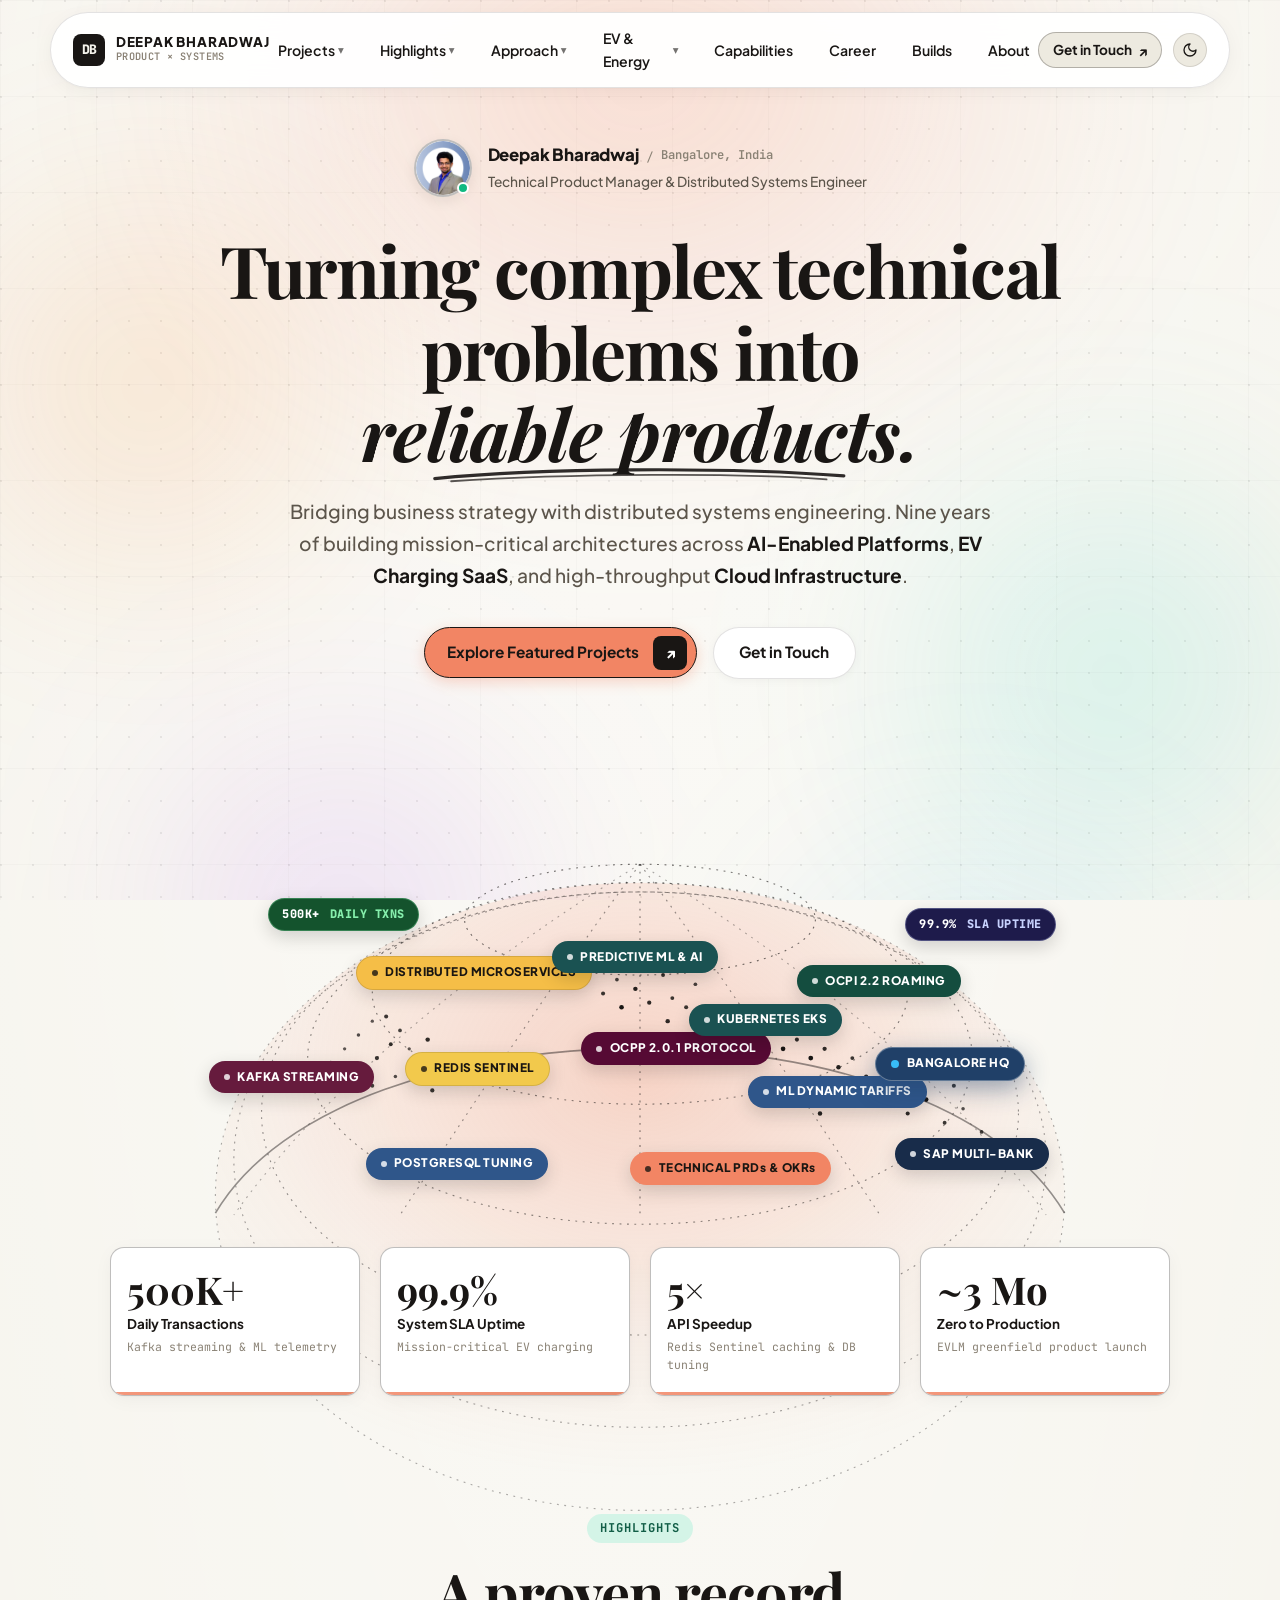
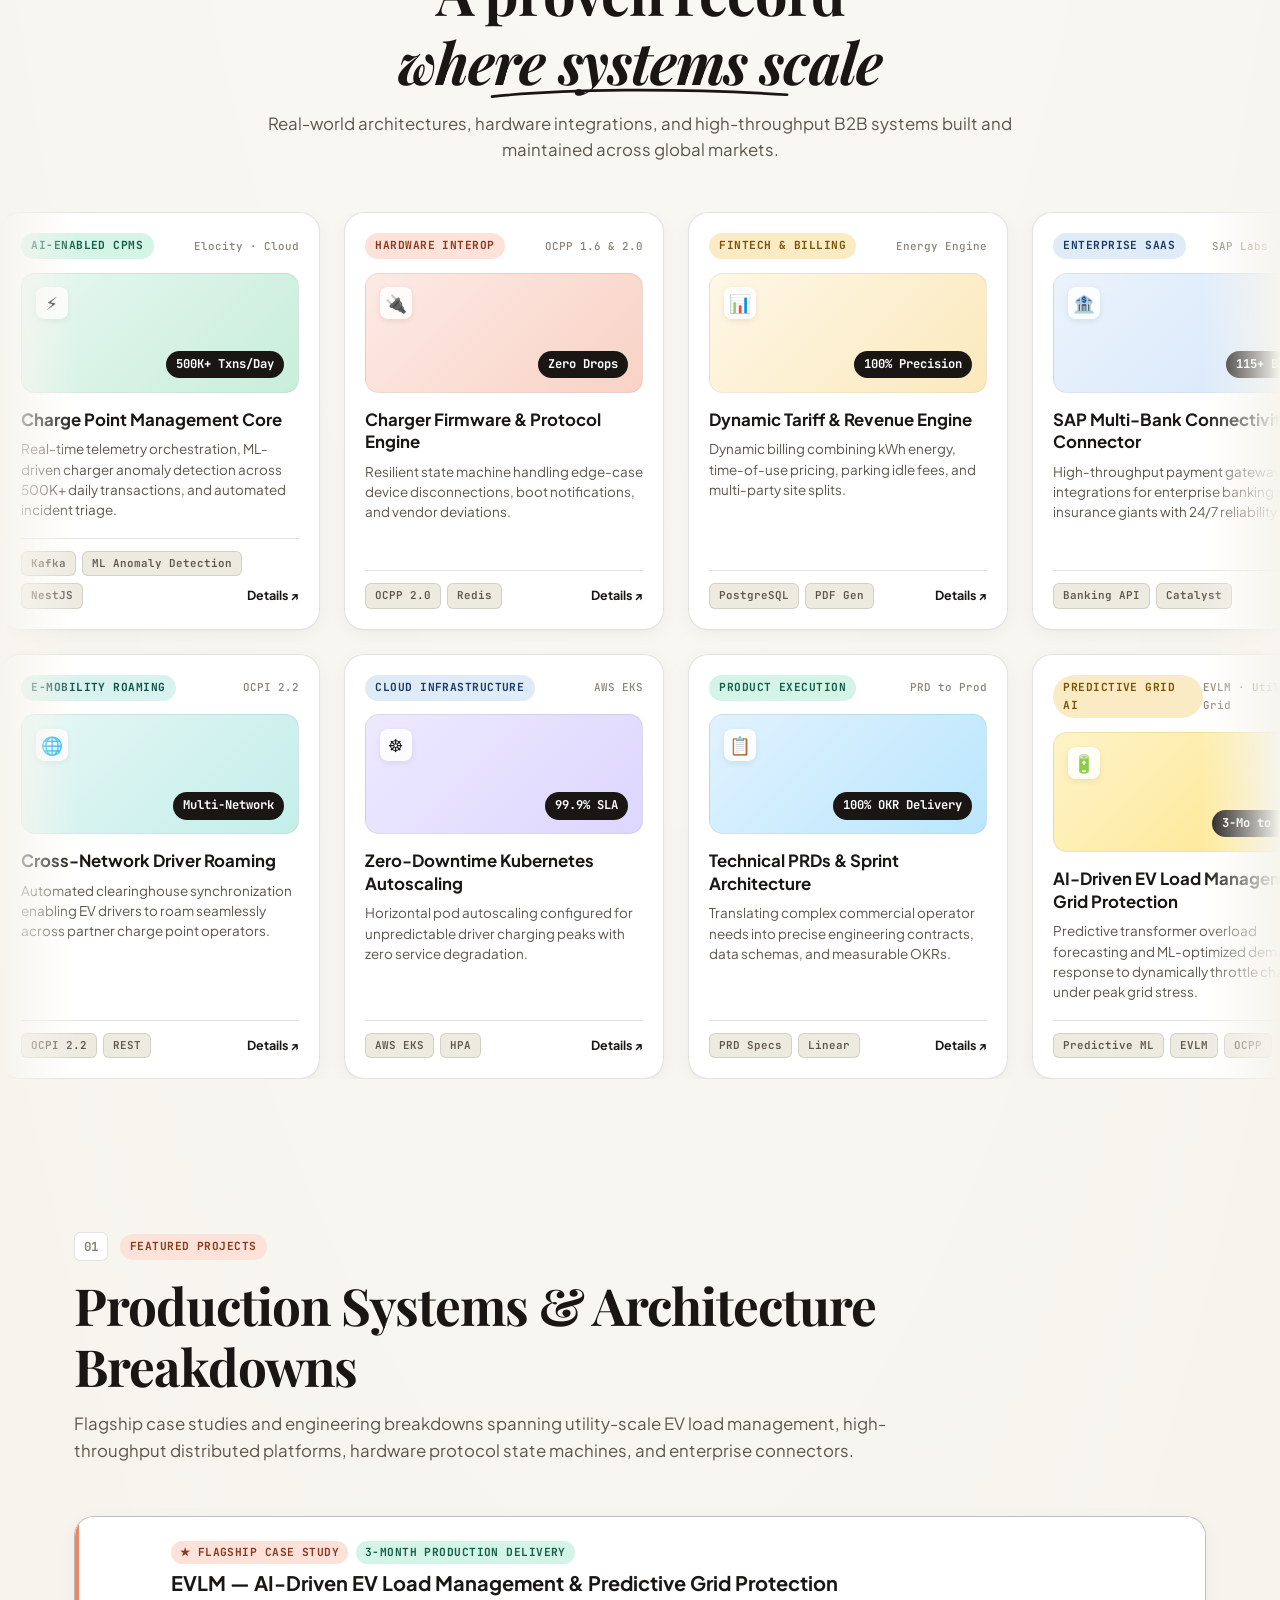
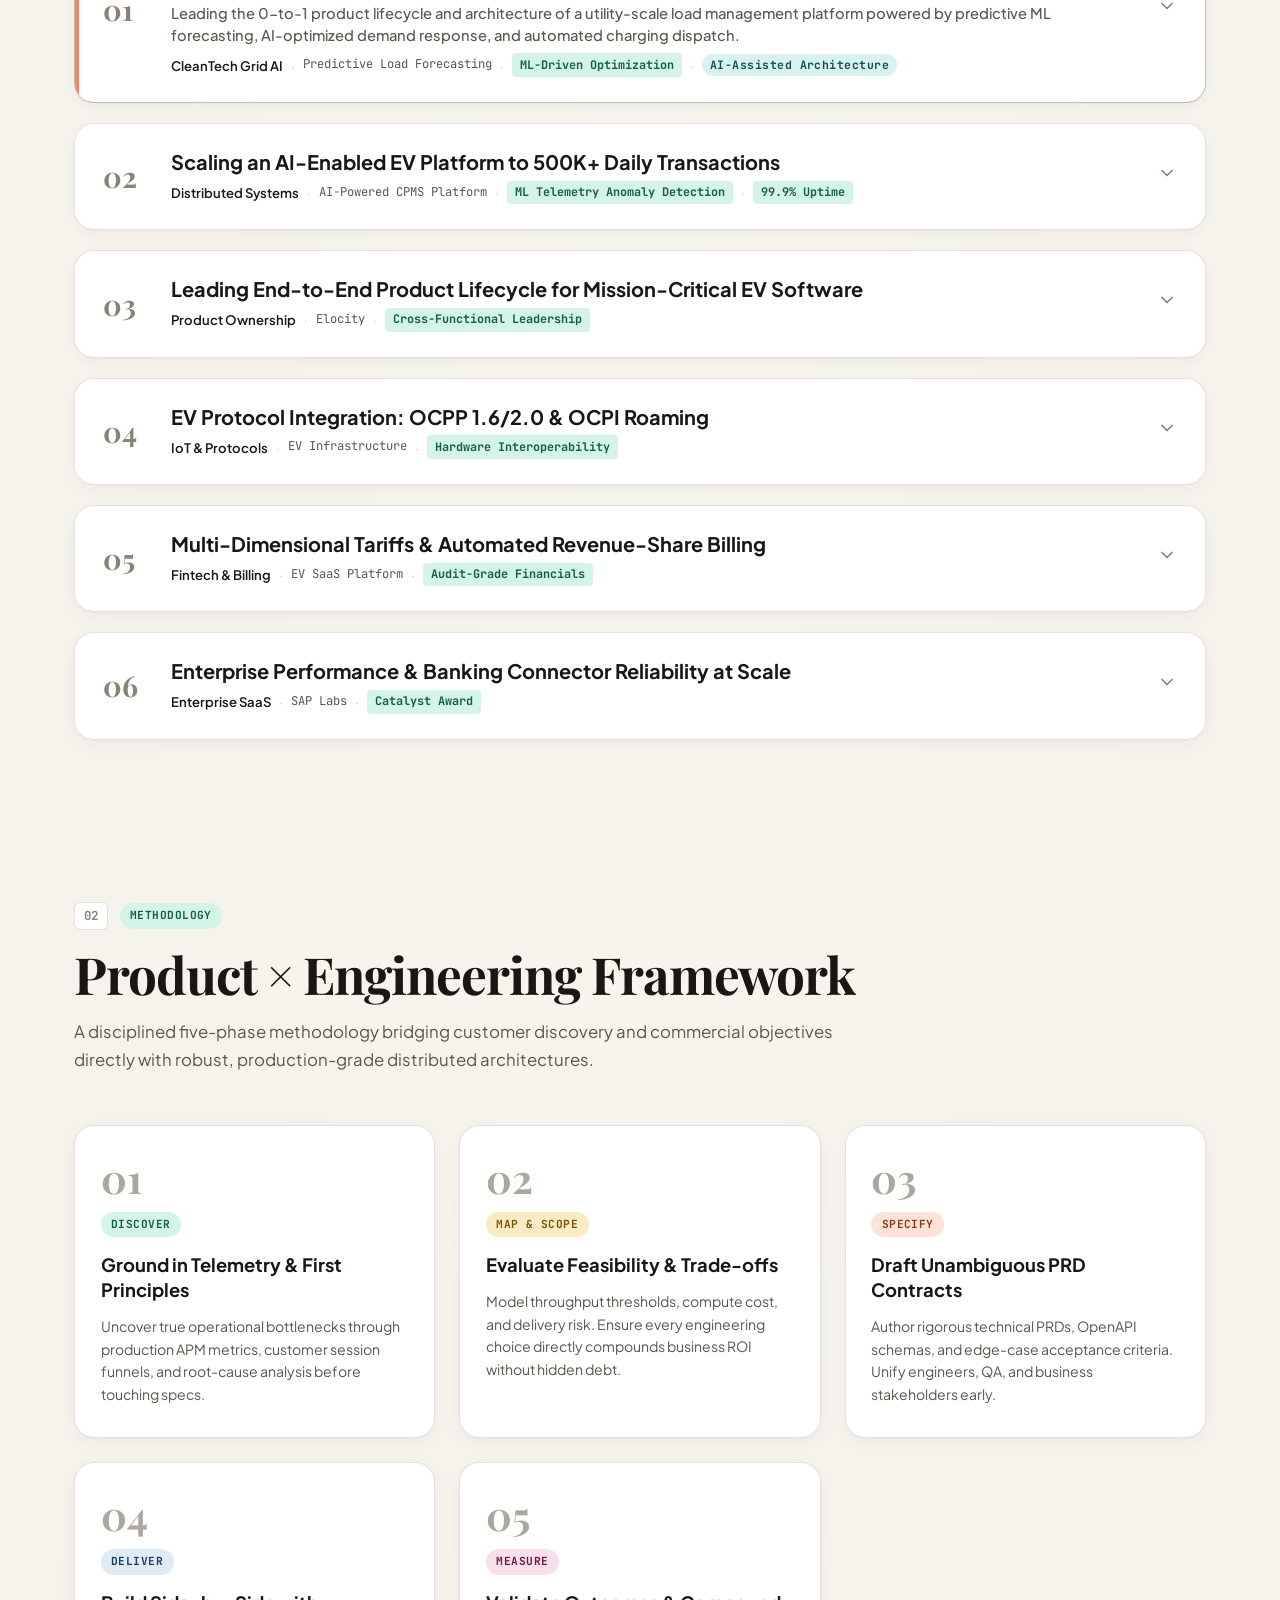
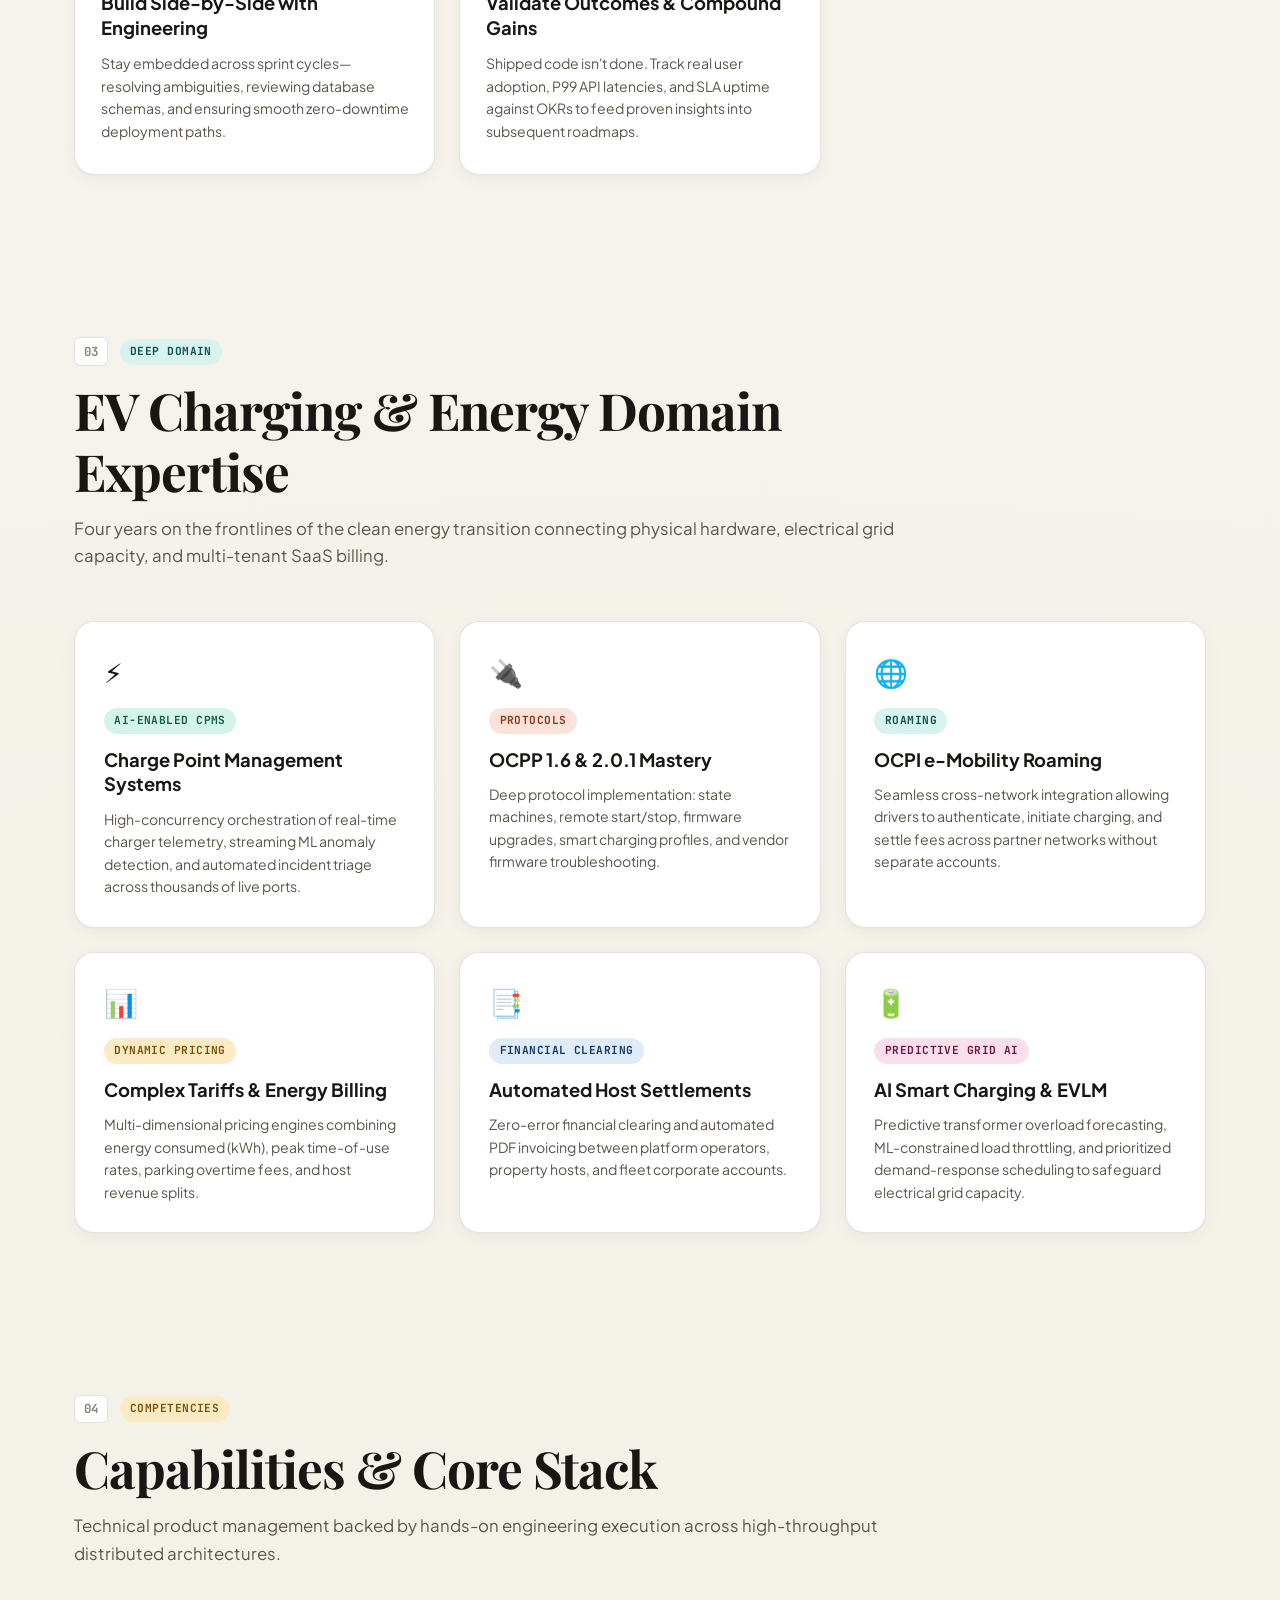
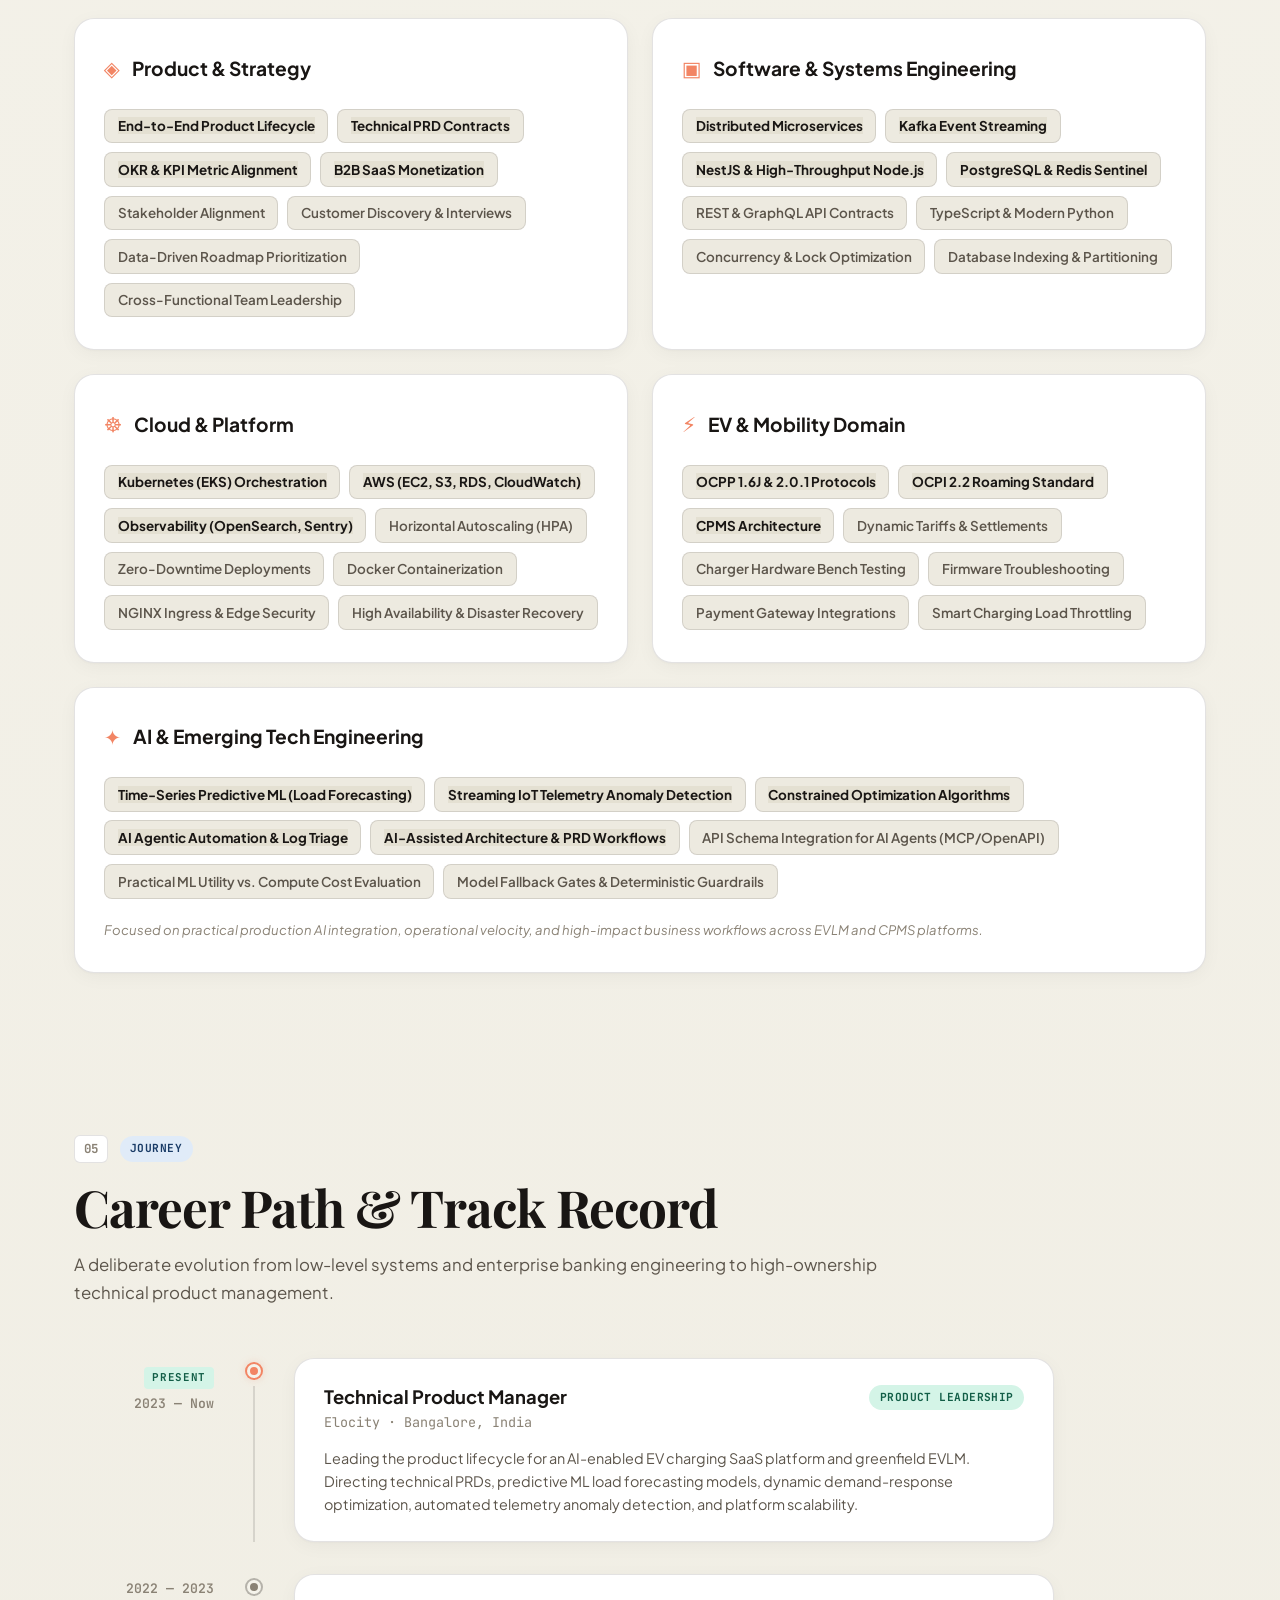
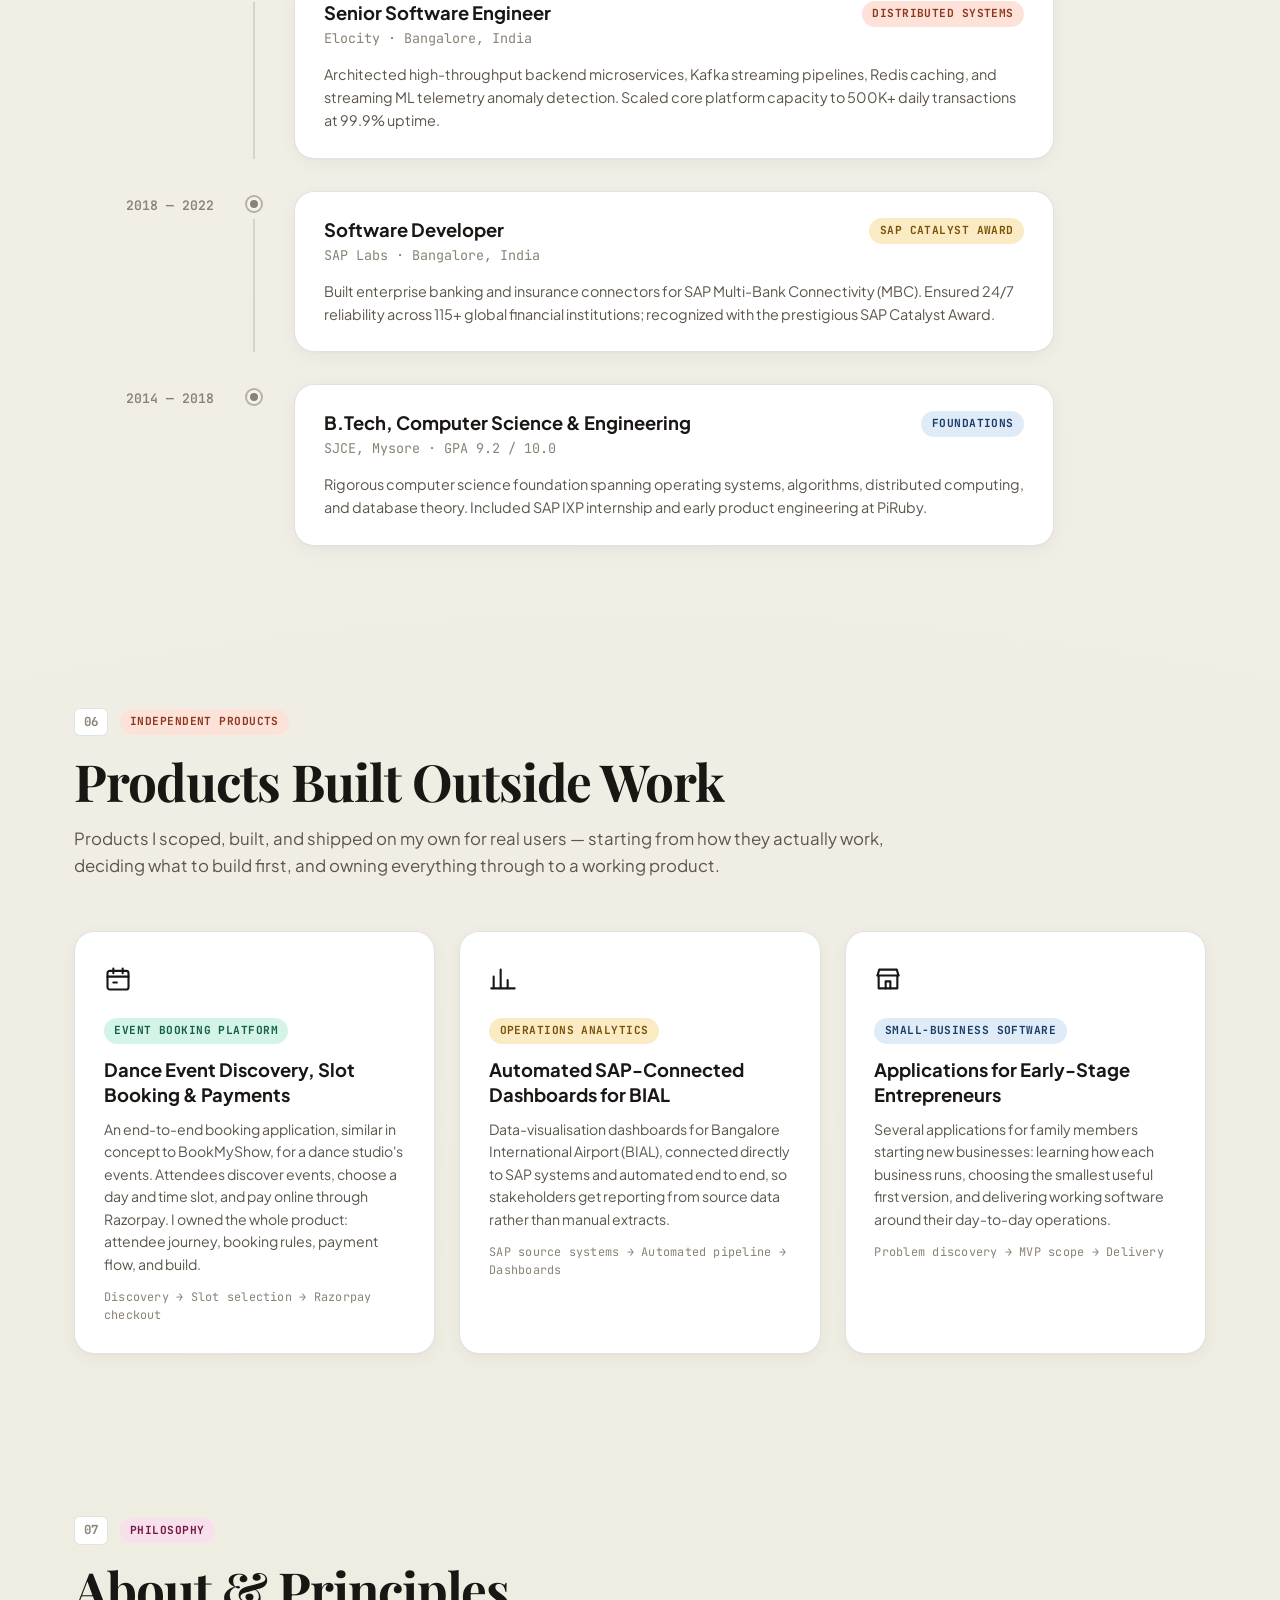
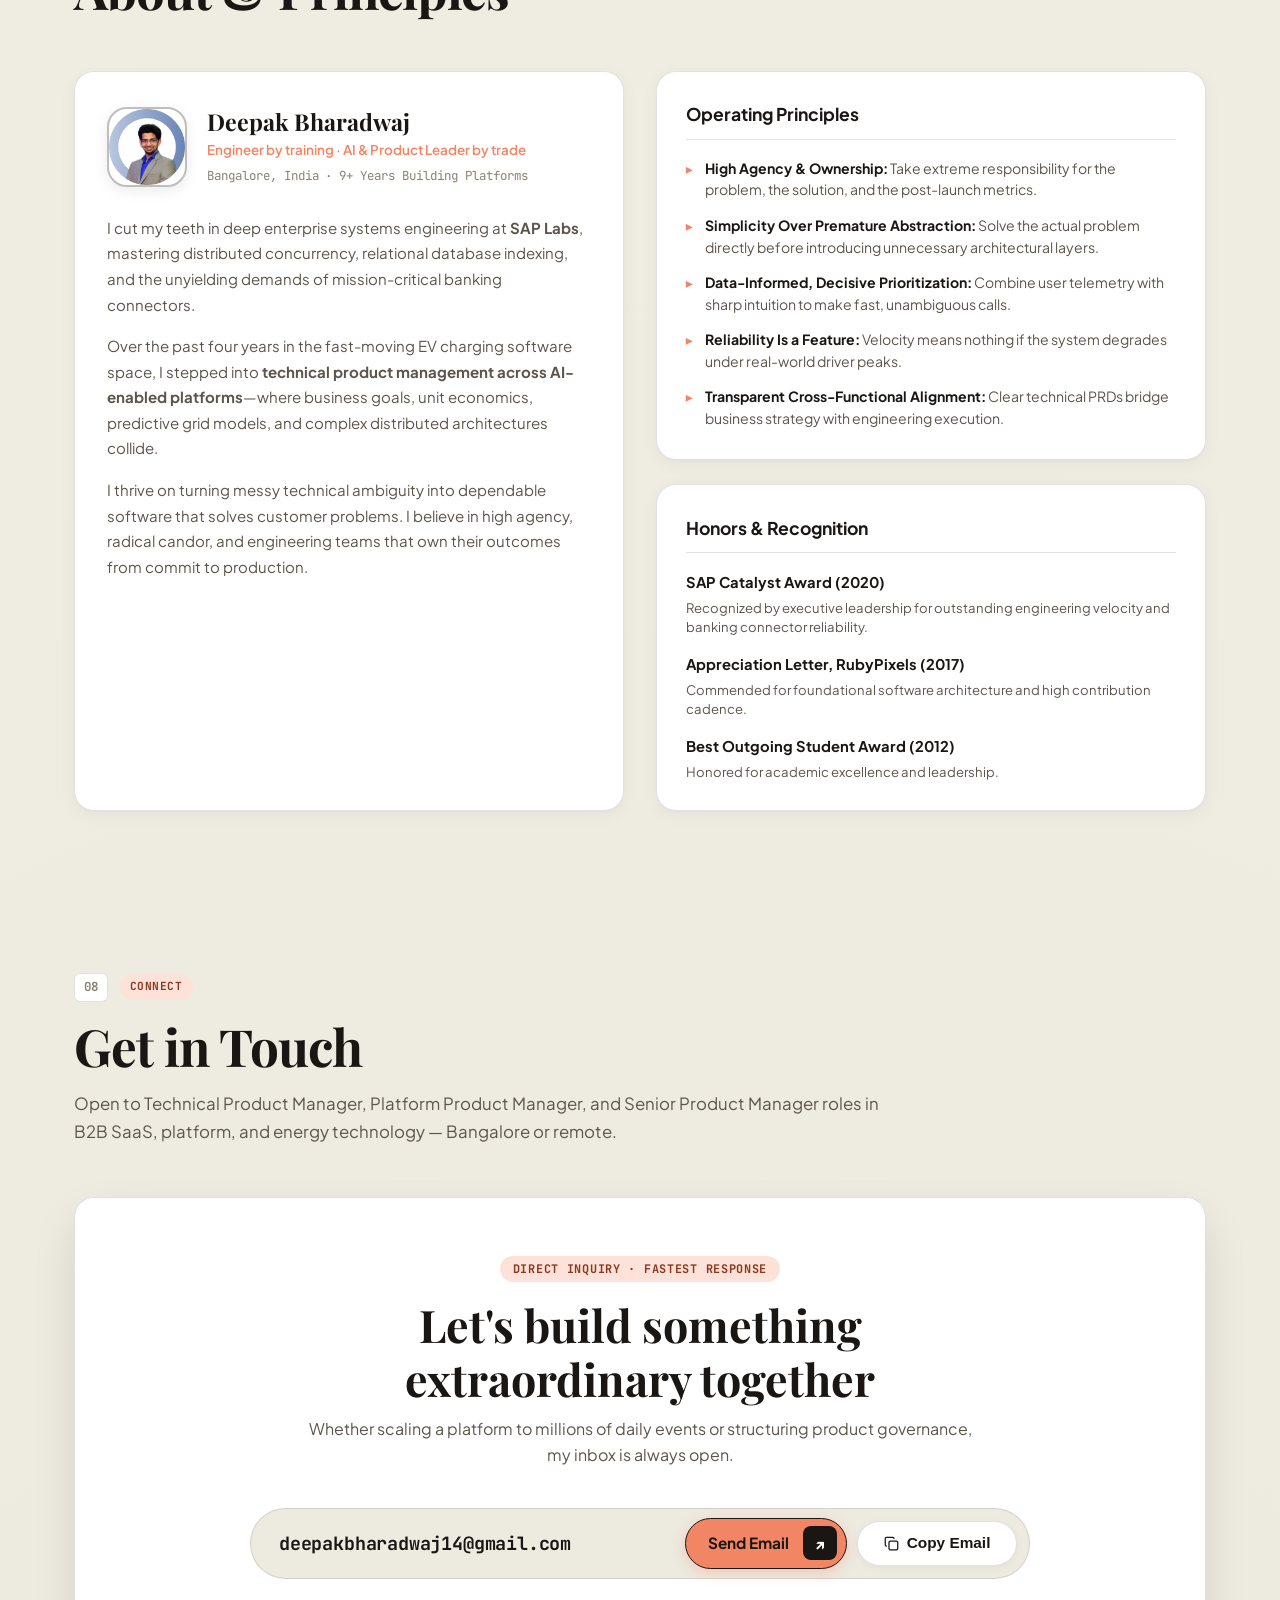
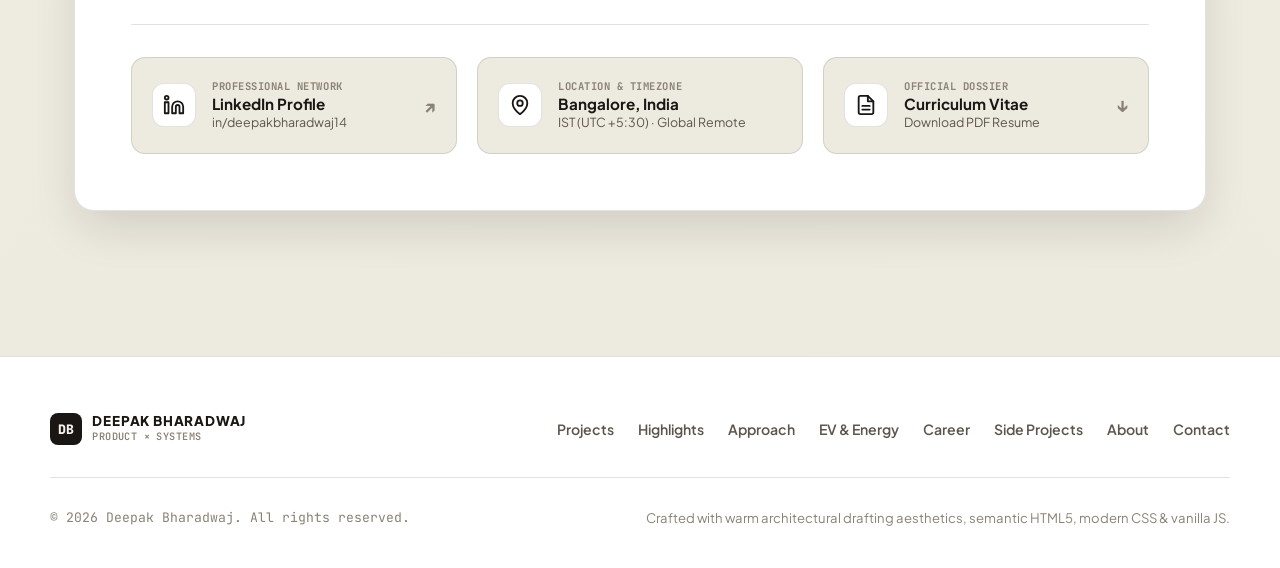
<file: index.html>
<!DOCTYPE html>
<html lang="en">
<head>
  <meta charset="utf-8">
  <meta name="viewport" content="width=device-width, initial-scale=1">
  <title>Deepak Bharadwaj — Technical Product Manager &amp; Distributed Systems Engineer</title>
  <meta name="description" content="Deepak Bharadwaj: Technical Product Manager and systems engineer building reliable, high-throughput B2B platforms across EV charging SaaS, cloud infrastructure, and enterprise software.">
  <meta name="author" content="Deepak Bharadwaj">
  <meta name="robots" content="index, follow">
  <link rel="canonical" href="https://deepak-bharadwaj.com/portfolio">

  <!-- Open Graph -->
  <meta property="og:title" content="Deepak Bharadwaj — Technical Product Manager &amp; Systems Engineer">
  <meta property="og:description" content="Turning complex technical problems into reliable products. EV charging SaaS, enterprise banking connectors, and distributed systems.">
  <meta property="og:type" content="website">
  <meta property="og:url" content="https://deepak-bharadwaj.com/portfolio">

  <!-- Twitter -->
  <meta name="twitter:card" content="summary_large_image">
  <meta name="twitter:title" content="Deepak Bharadwaj — Product × Engineering">
  <meta name="twitter:description" content="Technical Product Manager and platform engineer building reliable, scalable B2B products.">

  <!-- Favicon -->
  <link rel="icon" type="image/svg+xml" href="assets/favicon.svg">

  <!-- Google Fonts: Playfair Display (Editorial Serif), Plus Jakarta Sans (Modern Grotesque), JetBrains Mono (Tech) -->
  <link rel="preconnect" href="https://fonts.googleapis.com">
  <link rel="preconnect" href="https://fonts.gstatic.com" crossorigin>
  <link href="https://fonts.googleapis.com/css2?family=JetBrains+Mono:wght@400;500;600;700&family=Playfair+Display:ital,wght@0,500;0,600;0,700;0,800;1,500;1,600;1,700&family=Plus+Jakarta+Sans:wght@400;500;600;700;800&display=swap" rel="stylesheet">

  <!-- Theme flash prevention -->
  <script>
    (function () {
      const savedTheme = localStorage.getItem('theme');
      const theme = savedTheme || 'light';
      document.documentElement.setAttribute('data-theme', theme);
    })();
  </script>

  <link rel="stylesheet" href="style.css?v=20261124">

  <!-- Page-scoped: line icons for the side-projects cards -->
  <style>
    .eng-ico { width: 28px; height: 28px; stroke: currentColor; fill: none; stroke-width: 1.8; stroke-linecap: round; stroke-linejoin: round; color: var(--text); }
    .build-meta { margin-top: 0.85rem; font-family: var(--font-mono); font-size: 0.74rem; letter-spacing: 0.02em; color: var(--text-dim); line-height: 1.5; }
  </style>
</head>
<body>

  <!-- Bespoke Engineering Drafting Matrix Background Pattern -->
  <div class="bg-grid-pattern" aria-hidden="true"></div>

  <!-- Ambient Luminous Depth & Transient Glow Lighting -->
  <div class="ambient-glow" aria-hidden="true">
    <div class="hero-spotlight"></div>
    <div class="ambient-orb ambient-orb--1"></div>
    <div class="ambient-orb ambient-orb--2"></div>
    <div class="ambient-orb ambient-orb--3"></div>
    <div class="ambient-orb ambient-orb--4"></div>
  </div>

  <!-- Skip link for keyboard accessibility -->
  <a href="#main" class="skip-link">Skip to main content</a>

  <!-- ═══════════════ FLOATING PILL NAVBAR ═══════════════ -->
  <header class="header-shell" id="header">
    <div class="header-container">
      
      <!-- Floating Capsule Navigation Bar -->
      <nav class="pill-nav" id="pill-nav" aria-label="Primary navigation">
        <a href="#hero" class="nav-brand" aria-label="Deepak Bharadwaj — Home">
          <span class="nav-brand__mark">DB</span>
          <div class="nav-brand__meta">
            <span class="nav-brand__name">DEEPAK BHARADWAJ</span>
            <span class="nav-brand__sub">PRODUCT &times; SYSTEMS</span>
          </div>
        </a>

        <!-- Desktop Navigation Links -->
        <ul class="nav-links" id="nav-menu" role="list">
          <li><a href="#projects" class="nav-link">Projects <span class="nav-caret">▾</span></a></li>
          <li><a href="#highlights" class="nav-link">Highlights <span class="nav-caret">▾</span></a></li>
          <li><a href="#approach" class="nav-link">Approach <span class="nav-caret">▾</span></a></li>
          <li><a href="#ev-domain" class="nav-link">EV &amp; Energy <span class="nav-caret">▾</span></a></li>
          <li><a href="#capabilities" class="nav-link">Capabilities</a></li>
          <li><a href="#career" class="nav-link">Career</a></li>
          <li><a href="#builds" class="nav-link">Builds</a></li>
          <li><a href="#about" class="nav-link">About</a></li>
        </ul>

        <!-- Right Action Items (Compact & visible on mobile just like reference) -->
        <div class="nav-actions">
          <a href="#contact" class="nav-cta-link" id="nav-contact-btn">
            <span class="nav-cta-text">Get in Touch</span>
            <span class="nav-cta-arrow">↗</span>
          </a>

          <!-- Theme Toggle Switch -->
          <button class="theme-switch" id="theme-toggle" aria-label="Toggle theme" title="Toggle theme">
            <!-- Sun icon -->
            <svg class="theme-icon theme-icon--sun" width="16" height="16" viewBox="0 0 24 24" fill="none" stroke="currentColor" stroke-width="2" stroke-linecap="round" stroke-linejoin="round" aria-hidden="true">
              <circle cx="12" cy="12" r="4"></circle>
              <path d="M12 2v2"></path>
              <path d="M12 20v2"></path>
              <path d="m4.93 4.93 1.41 1.41"></path>
              <path d="m17.66 17.66 1.41 1.41"></path>
              <path d="M2 12h2"></path>
              <path d="M20 12h2"></path>
              <path d="m6.34 17.66-1.41 1.41"></path>
              <path d="m19.07 4.93-1.41 1.41"></path>
            </svg>
            <!-- Moon icon -->
            <svg class="theme-icon theme-icon--moon" width="16" height="16" viewBox="0 0 24 24" fill="none" stroke="currentColor" stroke-width="2" stroke-linecap="round" stroke-linejoin="round" aria-hidden="true">
              <path d="M12 3a6 6 0 0 0 9 9 9 9 0 1 1-9-9Z"></path>
            </svg>
          </button>

          <!-- Mobile Hamburger Toggle -->
          <button class="mobile-toggle" id="nav-toggle" aria-label="Toggle navigation menu" aria-expanded="false" aria-controls="nav-menu">
            <span class="mobile-toggle__line"></span>
            <span class="mobile-toggle__line"></span>
          </button>
        </div>
      </nav>

    </div>
  </header>

  <main id="main">

    <!-- ═══════════════ HERO SECTION ═══════════════ -->
    <section class="hero-section" id="hero">
      <div class="hero-container">

        <!-- Unboxed Editorial Profile Introduction (Not a button!) -->
        <div class="hero-profile-header">
          <div class="hero-profile-avatar-frame">
            <img src="assets/profile-pic.png" alt="Deepak Bharadwaj" class="hero-profile-avatar-img" width="58" height="58" loading="eager">
            <span class="hero-profile-status-indicator" title="Active in Bangalore"></span>
          </div>
          <div class="hero-profile-details">
            <div class="hero-profile-identity">
              <span class="hero-profile-name">Deepak Bharadwaj</span>
              <span class="hero-profile-divider">/</span>
              <span class="hero-profile-location">Bangalore, India</span>
            </div>
            <div class="hero-profile-role-line">
              Technical Product Manager &amp; Distributed Systems Engineer
            </div>
          </div>
        </div>

        <!-- Editorial Headline -->
        <h1 class="hero-title">
          <span class="hero-title-main">Turning complex technical problems into</span>
          <span class="hero-title-highlight">
            <em class="serif-italic">reliable products.</em>
            <!-- Hand-drawn curved sketch underline SVG -->
            <svg class="sketch-underline" viewBox="0 0 460 22" fill="none" xmlns="http://www.w3.org/2000/svg" aria-hidden="true">
              <path d="M4 16C120 4.5 320 3 454 13" stroke="currentColor" stroke-width="3.5" stroke-linecap="round"/>
              <path d="M22 19C150 10.5 345 9.5 435 17" stroke="currentColor" stroke-width="2" stroke-linecap="round" opacity="0.8"/>
            </svg>
          </span>
        </h1>

        <p class="hero-subtitle">
          Bridging business strategy with distributed systems engineering. Nine years of building mission-critical architectures across <strong class="text-accent">AI-Enabled Platforms</strong>, <strong class="text-accent">EV Charging SaaS</strong>, and high-throughput <strong class="text-accent">Cloud Infrastructure</strong>.
        </p>

        <!-- CTA Action Buttons -->
        <div class="hero-cta-group">
          <a href="#projects" class="btn-coral">
            <span class="btn-coral__text">Explore Featured Projects</span>
            <span class="btn-coral__icon" aria-hidden="true">↗</span>
          </a>
          <a href="#contact" class="btn-ghost-editorial">
            <span>Get in Touch</span>
          </a>
        </div>

        <!-- ═══════════════ INTERACTIVE DOTTED GLOBE & TECHNICAL KEYWORD BADGES ═══════════════ -->
        <div class="globe-stage" id="globe-stage" aria-label="Global distributed systems network illustration">
          
          <!-- Dotted Hemisphere Canvas / SVG Graphic -->
          <div class="globe-graphic-wrap">
            <svg class="globe-hemisphere-svg" viewBox="0 0 1000 520" fill="none" xmlns="http://www.w3.org/2000/svg" aria-hidden="true">
              <defs>
                <radialGradient id="globeGlow" cx="50%" cy="30%" r="65%">
                  <stop offset="0%" stop-color="var(--globe-glow-color)" stop-opacity="0.32"/>
                  <stop offset="70%" stop-color="var(--globe-glow-color)" stop-opacity="0.06"/>
                  <stop offset="100%" stop-color="var(--globe-glow-color)" stop-opacity="0"/>
                </radialGradient>
              </defs>

              <!-- Glowing spherical horizon -->
              <ellipse cx="500" cy="500" rx="460" ry="340" fill="url(#globeGlow)" />

              <!-- Latitude Arcs -->
              <ellipse cx="500" cy="500" rx="460" ry="340" stroke="currentColor" stroke-width="1.2" stroke-dasharray="2 6" opacity="0.35"/>
              <ellipse cx="500" cy="460" rx="440" ry="290" stroke="currentColor" stroke-width="1.2" stroke-dasharray="2 6" opacity="0.4"/>
              <ellipse cx="500" cy="410" rx="410" ry="240" stroke="currentColor" stroke-width="1.2" stroke-dasharray="2 6" opacity="0.45"/>
              <ellipse cx="500" cy="350" rx="360" ry="180" stroke="currentColor" stroke-width="1.2" stroke-dasharray="2 6" opacity="0.5"/>
              <ellipse cx="500" cy="280" rx="290" ry="120" stroke="currentColor" stroke-width="1.2" stroke-dasharray="2 6" opacity="0.55"/>
              <ellipse cx="500" cy="200" rx="190" ry="60" stroke="currentColor" stroke-width="1.2" stroke-dasharray="2 6" opacity="0.6"/>

              <!-- Longitude Meridians -->
              <path d="M500 140 C500 280, 500 420, 500 520" stroke="currentColor" stroke-width="1.2" stroke-dasharray="2 6" opacity="0.55"/>
              <path d="M500 140 C410 260, 320 400, 240 520" stroke="currentColor" stroke-width="1.2" stroke-dasharray="2 6" opacity="0.45"/>
              <path d="M500 140 C590 260, 680 400, 760 520" stroke="currentColor" stroke-width="1.2" stroke-dasharray="2 6" opacity="0.45"/>
              <path d="M500 140 C320 250, 160 380, 60 520" stroke="currentColor" stroke-width="1.2" stroke-dasharray="2 6" opacity="0.35"/>
              <path d="M500 140 C680 250, 840 380, 940 520" stroke="currentColor" stroke-width="1.2" stroke-dasharray="2 6" opacity="0.35"/>

              <!-- Dotted Landmass Clusters (Global Nodes) -->
              <g class="globe-stipple-cluster" fill="currentColor">
                <circle cx="210" cy="310" r="1.8" opacity="0.7"/><circle cx="225" cy="305" r="2.2" opacity="0.85"/><circle cx="240" cy="320" r="2" opacity="0.8"/><circle cx="195" cy="325" r="1.9" opacity="0.75"/><circle cx="230" cy="335" r="2.1" opacity="0.9"/><circle cx="215" cy="350" r="2.3" opacity="0.85"/><circle cx="250" cy="340" r="1.8" opacity="0.7"/><circle cx="270" cy="330" r="2.4" opacity="0.9"/><circle cx="280" cy="350" r="2" opacity="0.8"/><circle cx="260" cy="365" r="2.2" opacity="0.85"/><circle cx="235" cy="370" r="1.9" opacity="0.75"/><circle cx="210" cy="380" r="2.1" opacity="0.8"/><circle cx="275" cy="385" r="2.3" opacity="0.85"/><circle cx="295" cy="360" r="2" opacity="0.75"/><circle cx="310" cy="375" r="2.2" opacity="0.8"/><circle cx="180" cy="340" r="1.8" opacity="0.7"/><circle cx="165" cy="355" r="2.1" opacity="0.8"/>
                <circle cx="470" cy="245" r="2.2" opacity="0.9"/><circle cx="485" cy="235" r="2.4" opacity="0.95"/><circle cx="500" cy="250" r="2.1" opacity="0.85"/><circle cx="515" cy="240" r="2.3" opacity="0.9"/><circle cx="475" cy="265" r="2" opacity="0.8"/><circle cx="495" cy="275" r="2.4" opacity="0.95"/><circle cx="525" cy="260" r="2.1" opacity="0.85"/><circle cx="540" cy="250" r="1.9" opacity="0.75"/><circle cx="460" cy="280" r="2.2" opacity="0.85"/><circle cx="480" cy="295" r="2.5" opacity="1"/><circle cx="510" cy="290" r="2.3" opacity="0.9"/><circle cx="535" cy="285" r="2.1" opacity="0.85"/><circle cx="560" cy="270" r="2" opacity="0.8"/><circle cx="550" cy="295" r="2.2" opacity="0.85"/><circle cx="530" cy="310" r="2.4" opacity="0.9"/>
                <circle cx="575" cy="320" r="2.2" opacity="0.85"/><circle cx="590" cy="310" r="2.4" opacity="0.9"/><circle cx="610" cy="325" r="2.1" opacity="0.85"/><circle cx="600" cy="340" r="2.3" opacity="0.9"/><circle cx="625" cy="335" r="2" opacity="0.8"/><circle cx="640" cy="320" r="2.2" opacity="0.85"/><circle cx="655" cy="340" r="2.5" opacity="1"/><circle cx="670" cy="330" r="2.2" opacity="0.9"/><circle cx="685" cy="350" r="2.6" opacity="1"/><circle cx="700" cy="340" r="2.3" opacity="0.9"/><circle cx="715" cy="360" r="2.4" opacity="0.95"/><circle cx="730" cy="350" r="2.1" opacity="0.85"/><circle cx="745" cy="370" r="2.3" opacity="0.9"/><circle cx="700" cy="375" r="2.5" opacity="1"/><circle cx="680" cy="390" r="2.6" opacity="1"/><circle cx="695" cy="410" r="2.4" opacity="0.95"/><circle cx="710" cy="395" r="2.2" opacity="0.9"/>
                <circle cx="765" cy="360" r="2.1" opacity="0.8"/><circle cx="785" cy="350" r="2.3" opacity="0.85"/><circle cx="805" cy="370" r="2" opacity="0.8"/><circle cx="820" cy="360" r="2.4" opacity="0.9"/><circle cx="840" cy="380" r="2.2" opacity="0.85"/><circle cx="810" cy="395" r="2.5" opacity="1"/><circle cx="790" cy="410" r="2.2" opacity="0.9"/><circle cx="830" cy="420" r="2.1" opacity="0.85"/><circle cx="850" cy="405" r="1.9" opacity="0.75"/><circle cx="870" cy="430" r="2" opacity="0.8"/>
              </g>

              <!-- Horizon Curve -->
              <path d="M40 518 C 180 280, 820 280, 960 518" stroke="currentColor" stroke-width="1.8" opacity="0.45"/>
            </svg>
          </div>

          <!-- ═══════════════ TECHNICAL KEYWORD BADGES (RESPONSIVE LABELS) ═══════════════ -->
          <div class="globe-badges-overlay" aria-hidden="true">

            <!-- Kafka Event Streaming (matches New York berry/plum position) -->
            <div class="geo-pill geo-pill--kafka geo-pill--berry">
              <span class="geo-pill__dot"></span>
              <span class="geo-pill__label">
                <span class="geo-text-full">KAFKA STREAMING</span>
                <span class="geo-text-mob">KAFKA</span>
              </span>
              <span class="geo-pill__tooltip">High-throughput event decoupling for charging events</span>
            </div>

            <!-- Distributed Microservices (matches San Francisco gold position) -->
            <div class="geo-pill geo-pill--microservices geo-pill--gold">
              <span class="geo-pill__dot"></span>
              <span class="geo-pill__label">
                <span class="geo-text-full">DISTRIBUTED MICROSERVICES</span>
                <span class="geo-text-mob">SYSTEMS</span>
              </span>
              <span class="geo-pill__tooltip">Modular services scaled on NestJS &amp; Docker</span>
            </div>

            <!-- Redis Sentinel Caching (matches Berlin yellow position) -->
            <div class="geo-pill geo-pill--redis geo-pill--yellow">
              <span class="geo-pill__dot"></span>
              <span class="geo-pill__label">
                <span class="geo-text-full">REDIS SENTINEL</span>
                <span class="geo-text-mob">REDIS</span>
              </span>
              <span class="geo-pill__tooltip">Sub-millisecond driver session lookups</span>
            </div>

            <!-- PostgreSQL Optimization (matches Bengaluru blue position) -->
            <div class="geo-pill geo-pill--postgres geo-pill--blue">
              <span class="geo-pill__dot"></span>
              <span class="geo-pill__label">
                <span class="geo-text-full">POSTGRESQL TUNING</span>
                <span class="geo-text-mob">POSTGRES</span>
              </span>
              <span class="geo-pill__tooltip">Optimized composite indexing &amp; partition locks</span>
            </div>

            <!-- OCPP 2.0.1 Protocol (matches London wine position) -->
            <div class="geo-pill geo-pill--ocpp geo-pill--wine">
              <span class="geo-pill__dot"></span>
              <span class="geo-pill__label">
                <span class="geo-text-full">OCPP 2.0.1 PROTOCOL</span>
                <span class="geo-text-mob">OCPP 2.0</span>
              </span>
              <span class="geo-pill__tooltip">Hardware state machines &amp; device interop</span>
            </div>

            <!-- Predictive ML & AI Telemetry -->
            <div class="geo-pill geo-pill--aiml geo-pill--teal">
              <span class="geo-pill__dot"></span>
              <span class="geo-pill__label">
                <span class="geo-text-full">PREDICTIVE ML &amp; AI</span>
                <span class="geo-text-mob">AI &amp; ML</span>
              </span>
              <span class="geo-pill__tooltip">Time-series grid forecasting &amp; streaming anomaly detection</span>
            </div>

            <!-- Dynamic Tariffs Engine (matches Miami blue position) -->
            <div class="geo-pill geo-pill--tariffs geo-pill--blue">
              <span class="geo-pill__dot"></span>
              <span class="geo-pill__label">
                <span class="geo-text-full">ML DYNAMIC TARIFFS</span>
                <span class="geo-text-mob">ML TARIFFS</span>
              </span>
              <span class="geo-pill__tooltip">Time-of-use pricing models &amp; multi-dimensional host settlements</span>
            </div>

            <!-- OCPI 2.2 Roaming (matches Warsaw forest position) -->
            <div class="geo-pill geo-pill--ocpi geo-pill--forest">
              <span class="geo-pill__dot"></span>
              <span class="geo-pill__label">
                <span class="geo-text-full">OCPI 2.2 ROAMING</span>
                <span class="geo-text-mob">OCPI</span>
              </span>
              <span class="geo-pill__tooltip">Cross-network e-mobility synchronization</span>
            </div>

            <!-- Kubernetes EKS Autoscaling (matches Dubai teal position) -->
            <div class="geo-pill geo-pill--k8s geo-pill--teal">
              <span class="geo-pill__dot"></span>
              <span class="geo-pill__label">
                <span class="geo-text-full">KUBERNETES EKS</span>
                <span class="geo-text-mob">K8s</span>
              </span>
              <span class="geo-pill__tooltip">Horizontal Pod Autoscaling with zero downtime</span>
            </div>

            <!-- Bangalore R&D HQ (matches Melbourne coral position) -->
            <div class="geo-pill geo-pill--bengaluru geo-pill--coral geo-pill--primary">
              <span class="geo-pill__pulse"></span>
              <span class="geo-pill__label">
                <span class="geo-text-full">BANGALORE HQ</span>
                <span class="geo-text-mob">BANGALORE</span>
              </span>
              <span class="geo-pill__tooltip">Engineering R&amp;D Hub · Global Product Delivery</span>
            </div>

            <!-- SAP Multi-Bank Connectivity (matches Singapore navy position) -->
            <div class="geo-pill geo-pill--sap geo-pill--navy">
              <span class="geo-pill__dot"></span>
              <span class="geo-pill__label">
                <span class="geo-text-full">SAP MULTI-BANK</span>
                <span class="geo-text-mob">SAP MBC</span>
              </span>
              <span class="geo-pill__tooltip">115+ international bank integrations · Catalyst Award</span>
            </div>

            <!-- Technical PRDs & OKRs -->
            <div class="geo-pill geo-pill--prds geo-pill--coral">
              <span class="geo-pill__dot"></span>
              <span class="geo-pill__label">
                <span class="geo-text-full">TECHNICAL PRDs &amp; OKRs</span>
                <span class="geo-text-mob">PRDs &amp; OKRs</span>
              </span>
              <span class="geo-pill__tooltip">Rigorous product specs bridging code and business</span>
            </div>

            <!-- Scale & Production SLA Milestones -->
            <div class="geo-pill geo-pill--txns geo-pill--milestone geo-pill--emerald">
              <span class="geo-pill__metric">500K+</span>
              <span class="geo-pill__label">
                <span class="geo-text-full">DAILY TXNS</span>
                <span class="geo-text-mob">TXNS</span>
              </span>
            </div>

            <div class="geo-pill geo-pill--uptime geo-pill--milestone geo-pill--indigo">
              <span class="geo-pill__metric">99.9%</span>
              <span class="geo-pill__label">
                <span class="geo-text-full">SLA UPTIME</span>
                <span class="geo-text-mob">SLA</span>
              </span>
            </div>

          </div>
        </div>

        <!-- Metric Stat Strip -->
        <div class="hero-metric-strip" aria-label="Key professional outcomes">
          <div class="stat-box">
            <span class="stat-box__val">500K+</span>
            <span class="stat-box__lbl">Daily Transactions</span>
            <span class="stat-box__sub">Kafka streaming &amp; ML telemetry</span>
          </div>
          <div class="stat-box">
            <span class="stat-box__val">99.9%</span>
            <span class="stat-box__lbl">System SLA Uptime</span>
            <span class="stat-box__sub">Mission-critical EV charging</span>
          </div>
          <div class="stat-box">
            <span class="stat-box__val">5&times;</span>
            <span class="stat-box__lbl">API Speedup</span>
            <span class="stat-box__sub">Redis Sentinel caching &amp; DB tuning</span>
          </div>
          <div class="stat-box">
            <span class="stat-box__val">~3 Mo</span>
            <span class="stat-box__lbl">Zero to Production</span>
            <span class="stat-box__sub">EVLM greenfield product launch</span>
          </div>
        </div>

      </div>
    </section>

    <!-- ═══════════════ HORIZONTAL MOVING CARDS SECTION (MARQUEE) ═══════════════ -->
    <section class="marquee-section" id="highlights" aria-label="Featured Systems and Architecture Highlights">
      <div class="section-container">
        
        <!-- Section Header (Matches Screenshot 2) -->
        <div class="section-center-head">
          <span class="badge-mint">HIGHLIGHTS</span>
          <h2 class="section-title-editorial">
            A proven record
            <span class="serif-italic-block">
              <em>where systems scale</em>
              <svg class="sketch-underline-mint" viewBox="0 0 340 18" fill="none" xmlns="http://www.w3.org/2000/svg" aria-hidden="true">
                <path d="M4 13C85 4.5 210 3 336 11" stroke="currentColor" stroke-width="3" stroke-linecap="round"/>
              </svg>
            </span>
          </h2>
          <p class="section-subtitle-editorial">
            Real-world architectures, hardware integrations, and high-throughput B2B systems built and maintained across global markets.
          </p>
        </div>

      </div>

      <!-- Dual-Row Horizontal Moving Cards (Infinite Marquee) -->
      <div class="marquee-viewport" role="region" aria-label="Interactive architecture cards moving horizontally">
        
        <!-- Row 1: Moving Left (Normal Direction) -->
        <div class="marquee-track marquee-track--left" id="marquee-track-1">
          <div class="marquee-content">
            
            <!-- Card 1: EV CPMS Platform -->
            <article class="scroll-card">
              <div class="scroll-card__badge-row">
                <span class="pill-tag pill-tag--mint">AI-ENABLED CPMS</span>
                <span class="scroll-card__loc">Elocity · Cloud</span>
              </div>
              <div class="scroll-card__graphic scroll-card__graphic--cpms">
                <div class="tech-icon-chip">⚡</div>
                <span class="tech-metric-highlight">500K+ Txns/Day</span>
              </div>
              <h3 class="scroll-card__title">Charge Point Management Core</h3>
              <p class="scroll-card__desc">Real-time telemetry orchestration, ML-driven charger anomaly detection across 500K+ daily transactions, and automated incident triage.</p>
              <div class="scroll-card__footer">
                <span class="tech-pill">Kafka</span>
                <span class="tech-pill">ML Anomaly Detection</span>
                <span class="tech-pill">NestJS</span>
                <a href="#case-platform-scale" class="scroll-card__link">Details ↗</a>
              </div>
            </article>

            <!-- Card 2: OCPP Protocols -->
            <article class="scroll-card">
              <div class="scroll-card__badge-row">
                <span class="pill-tag pill-tag--coral">HARDWARE INTEROP</span>
                <span class="scroll-card__loc">OCPP 1.6 &amp; 2.0</span>
              </div>
              <div class="scroll-card__graphic scroll-card__graphic--ocpp">
                <div class="tech-icon-chip">🔌</div>
                <span class="tech-metric-highlight">Zero Drops</span>
              </div>
              <h3 class="scroll-card__title">Charger Firmware &amp; Protocol Engine</h3>
              <p class="scroll-card__desc">Resilient state machine handling edge-case device disconnections, boot notifications, and vendor deviations.</p>
              <div class="scroll-card__footer">
                <span class="tech-pill">OCPP 2.0</span>
                <span class="tech-pill">Redis</span>
                <a href="#case-ev-interop" class="scroll-card__link">Details ↗</a>
              </div>
            </article>

            <!-- Card 3: Dynamic Tariffs -->
            <article class="scroll-card">
              <div class="scroll-card__badge-row">
                <span class="pill-tag pill-tag--gold">FINTECH &amp; BILLING</span>
                <span class="scroll-card__loc">Energy Engine</span>
              </div>
              <div class="scroll-card__graphic scroll-card__graphic--tariffs">
                <div class="tech-icon-chip">📊</div>
                <span class="tech-metric-highlight">100% Precision</span>
              </div>
              <h3 class="scroll-card__title">Dynamic Tariff &amp; Revenue Engine</h3>
              <p class="scroll-card__desc">Dynamic billing combining kWh energy, time-of-use pricing, parking idle fees, and multi-party site splits.</p>
              <div class="scroll-card__footer">
                <span class="tech-pill">PostgreSQL</span>
                <span class="tech-pill">PDF Gen</span>
                <a href="#case-billing-tariffs" class="scroll-card__link">Details ↗</a>
              </div>
            </article>

            <!-- Card 4: SAP Multi-Bank -->
            <article class="scroll-card">
              <div class="scroll-card__badge-row">
                <span class="pill-tag pill-tag--navy">ENTERPRISE SAAS</span>
                <span class="scroll-card__loc">SAP Labs · Global</span>
              </div>
              <div class="scroll-card__graphic scroll-card__graphic--sap">
                <div class="tech-icon-chip">🏦</div>
                <span class="tech-metric-highlight">115+ Banks</span>
              </div>
              <h3 class="scroll-card__title">SAP Multi-Bank Connectivity Connector</h3>
              <p class="scroll-card__desc">High-throughput payment gateway integrations for enterprise banking and insurance giants with 24/7 reliability.</p>
              <div class="scroll-card__footer">
                <span class="tech-pill">Banking API</span>
                <span class="tech-pill">Catalyst</span>
                <a href="#case-enterprise-sap" class="scroll-card__link">Details ↗</a>
              </div>
            </article>

            <!-- Card 5: High Concurrency API -->
            <article class="scroll-card">
              <div class="scroll-card__badge-row">
                <span class="pill-tag pill-tag--berry">DISTRIBUTED BACKEND</span>
                <span class="scroll-card__loc">Architecture</span>
              </div>
              <div class="scroll-card__graphic scroll-card__graphic--perf">
                <div class="tech-icon-chip">🚀</div>
                <span class="tech-metric-highlight">5&times; Speedup</span>
              </div>
              <h3 class="scroll-card__title">Sub-Millisecond Cache &amp; Event Stream</h3>
              <p class="scroll-card__desc">Decoupled synchronous request bottlenecks into event-driven Kafka workers backed by Redis Sentinel clusters.</p>
              <div class="scroll-card__footer">
                <span class="tech-pill">Kafka</span>
                <span class="tech-pill">Redis</span>
                <a href="#case-platform-scale" class="scroll-card__link">Details ↗</a>
              </div>
            </article>

          </div>

          <!-- Duplicate Content for Seamless Infinite Loop -->
          <div class="marquee-content" aria-hidden="true">
            <article class="scroll-card">
              <div class="scroll-card__badge-row">
                <span class="pill-tag pill-tag--mint">AI-ENABLED CPMS</span>
                <span class="scroll-card__loc">Elocity · Cloud</span>
              </div>
              <div class="scroll-card__graphic scroll-card__graphic--cpms">
                <div class="tech-icon-chip">⚡</div>
                <span class="tech-metric-highlight">500K+ Txns/Day</span>
              </div>
              <h3 class="scroll-card__title">Charge Point Management Core</h3>
              <p class="scroll-card__desc">Real-time telemetry orchestration, ML-driven charger anomaly detection across 500K+ daily transactions, and automated incident triage.</p>
              <div class="scroll-card__footer">
                <span class="tech-pill">Kafka</span>
                <span class="tech-pill">ML Anomaly Detection</span>
                <span class="tech-pill">NestJS</span>
                <a href="#case-platform-scale" class="scroll-card__link">Details ↗</a>
              </div>
            </article>

            <article class="scroll-card">
              <div class="scroll-card__badge-row">
                <span class="pill-tag pill-tag--coral">HARDWARE INTEROP</span>
                <span class="scroll-card__loc">OCPP 1.6 &amp; 2.0</span>
              </div>
              <div class="scroll-card__graphic scroll-card__graphic--ocpp">
                <div class="tech-icon-chip">🔌</div>
                <span class="tech-metric-highlight">Zero Drops</span>
              </div>
              <h3 class="scroll-card__title">Charger Firmware &amp; Protocol Engine</h3>
              <p class="scroll-card__desc">Resilient state machine handling edge-case device disconnections, boot notifications, and vendor deviations.</p>
              <div class="scroll-card__footer">
                <span class="tech-pill">OCPP 2.0</span>
                <span class="tech-pill">Redis</span>
                <a href="#case-ev-interop" class="scroll-card__link">Details ↗</a>
              </div>
            </article>

            <article class="scroll-card">
              <div class="scroll-card__badge-row">
                <span class="pill-tag pill-tag--gold">FINTECH &amp; BILLING</span>
                <span class="scroll-card__loc">Energy Engine</span>
              </div>
              <div class="scroll-card__graphic scroll-card__graphic--tariffs">
                <div class="tech-icon-chip">📊</div>
                <span class="tech-metric-highlight">100% Precision</span>
              </div>
              <h3 class="scroll-card__title">Dynamic Tariff &amp; Revenue Engine</h3>
              <p class="scroll-card__desc">Dynamic billing combining kWh energy, time-of-use pricing, parking idle fees, and multi-party site splits.</p>
              <div class="scroll-card__footer">
                <span class="tech-pill">PostgreSQL</span>
                <span class="tech-pill">PDF Gen</span>
                <a href="#case-billing-tariffs" class="scroll-card__link">Details ↗</a>
              </div>
            </article>

            <article class="scroll-card">
              <div class="scroll-card__badge-row">
                <span class="pill-tag pill-tag--navy">ENTERPRISE SAAS</span>
                <span class="scroll-card__loc">SAP Labs · Global</span>
              </div>
              <div class="scroll-card__graphic scroll-card__graphic--sap">
                <div class="tech-icon-chip">🏦</div>
                <span class="tech-metric-highlight">115+ Banks</span>
              </div>
              <h3 class="scroll-card__title">SAP Multi-Bank Connectivity Connector</h3>
              <p class="scroll-card__desc">High-throughput payment gateway integrations for enterprise banking and insurance giants with 24/7 reliability.</p>
              <div class="scroll-card__footer">
                <span class="tech-pill">Banking API</span>
                <span class="tech-pill">Catalyst</span>
                <a href="#case-enterprise-sap" class="scroll-card__link">Details ↗</a>
              </div>
            </article>

            <article class="scroll-card">
              <div class="scroll-card__badge-row">
                <span class="pill-tag pill-tag--berry">DISTRIBUTED BACKEND</span>
                <span class="scroll-card__loc">Architecture</span>
              </div>
              <div class="scroll-card__graphic scroll-card__graphic--perf">
                <div class="tech-icon-chip">🚀</div>
                <span class="tech-metric-highlight">5&times; Speedup</span>
              </div>
              <h3 class="scroll-card__title">Sub-Millisecond Cache &amp; Event Stream</h3>
              <p class="scroll-card__desc">Decoupled synchronous request bottlenecks into event-driven Kafka workers backed by Redis Sentinel clusters.</p>
              <div class="scroll-card__footer">
                <span class="tech-pill">Kafka</span>
                <span class="tech-pill">Redis</span>
                <a href="#case-platform-scale" class="scroll-card__link">Details ↗</a>
              </div>
            </article>
          </div>
        </div>

        <!-- Row 2: Moving Right (Reverse Direction) -->
        <div class="marquee-track marquee-track--right" id="marquee-track-2">
          <div class="marquee-content">

            <!-- Card 6: OCPI Roaming -->
            <article class="scroll-card">
              <div class="scroll-card__badge-row">
                <span class="pill-tag pill-tag--teal">E-MOBILITY ROAMING</span>
                <span class="scroll-card__loc">OCPI 2.2</span>
              </div>
              <div class="scroll-card__graphic scroll-card__graphic--roaming">
                <div class="tech-icon-chip">🌐</div>
                <span class="tech-metric-highlight">Multi-Network</span>
              </div>
              <h3 class="scroll-card__title">Cross-Network Driver Roaming</h3>
              <p class="scroll-card__desc">Automated clearinghouse synchronization enabling EV drivers to roam seamlessly across partner charge point operators.</p>
              <div class="scroll-card__footer">
                <span class="tech-pill">OCPI 2.2</span>
                <span class="tech-pill">REST</span>
                <a href="#case-ev-interop" class="scroll-card__link">Details ↗</a>
              </div>
            </article>

            <!-- Card 7: Kubernetes Platform -->
            <article class="scroll-card">
              <div class="scroll-card__badge-row">
                <span class="pill-tag pill-tag--navy">CLOUD INFRASTRUCTURE</span>
                <span class="scroll-card__loc">AWS EKS</span>
              </div>
              <div class="scroll-card__graphic scroll-card__graphic--k8s">
                <div class="tech-icon-chip">☸️</div>
                <span class="tech-metric-highlight">99.9% SLA</span>
              </div>
              <h3 class="scroll-card__title">Zero-Downtime Kubernetes Autoscaling</h3>
              <p class="scroll-card__desc">Horizontal pod autoscaling configured for unpredictable driver charging peaks with zero service degradation.</p>
              <div class="scroll-card__footer">
                <span class="tech-pill">AWS EKS</span>
                <span class="tech-pill">HPA</span>
                <a href="#case-platform-scale" class="scroll-card__link">Details ↗</a>
              </div>
            </article>

            <!-- Card 8: Product Execution Framework -->
            <article class="scroll-card">
              <div class="scroll-card__badge-row">
                <span class="pill-tag pill-tag--mint">PRODUCT EXECUTION</span>
                <span class="scroll-card__loc">PRD to Prod</span>
              </div>
              <div class="scroll-card__graphic scroll-card__graphic--pm">
                <div class="tech-icon-chip">📋</div>
                <span class="tech-metric-highlight">100% OKR Delivery</span>
              </div>
              <h3 class="scroll-card__title">Technical PRDs &amp; Sprint Architecture</h3>
              <p class="scroll-card__desc">Translating complex commercial operator needs into precise engineering contracts, data schemas, and measurable OKRs.</p>
              <div class="scroll-card__footer">
                <span class="tech-pill">PRD Specs</span>
                <span class="tech-pill">Linear</span>
                <a href="#case-product-lifecycle" class="scroll-card__link">Details ↗</a>
              </div>
            </article>

            <!-- Card 9: EV Load Management (EVLM) -->
            <article class="scroll-card">
              <div class="scroll-card__badge-row">
                <span class="pill-tag pill-tag--gold">PREDICTIVE GRID AI</span>
                <span class="scroll-card__loc">EVLM · Utility Grid</span>
              </div>
              <div class="scroll-card__graphic scroll-card__graphic--energy">
                <div class="tech-icon-chip">🔋</div>
                <span class="tech-metric-highlight">3-Mo to Prod</span>
              </div>
              <h3 class="scroll-card__title">AI-Driven EV Load Management &amp; Grid Protection</h3>
              <p class="scroll-card__desc">Predictive transformer overload forecasting and ML-optimized demand-response to dynamically throttle charging under peak grid stress.</p>
              <div class="scroll-card__footer">
                <span class="tech-pill">Predictive ML</span>
                <span class="tech-pill">EVLM</span>
                <span class="tech-pill">OCPP</span>
                <a href="#case-evlm" class="scroll-card__link">Details ↗</a>
              </div>
            </article>

            <!-- Card 10: APM Observability -->
            <article class="scroll-card">
              <div class="scroll-card__badge-row">
                <span class="pill-tag pill-tag--coral">OBSERVABILITY</span>
                <span class="scroll-card__loc">APM Metrics</span>
              </div>
              <div class="scroll-card__graphic scroll-card__graphic--apm">
                <div class="tech-icon-chip">📈</div>
                <span class="tech-metric-highlight">&minus;60% MTTR</span>
              </div>
              <h3 class="scroll-card__title">Proactive Telemetry &amp; Sentry/OpenSearch</h3>
              <p class="scroll-card__desc">Centralized error tracing, database slow-query alerts, and live operational dashboards for on-call engineers.</p>
              <div class="scroll-card__footer">
                <span class="tech-pill">OpenSearch</span>
                <span class="tech-pill">Sentry</span>
                <a href="#capabilities" class="scroll-card__link">Details ↗</a>
              </div>
            </article>

          </div>

          <!-- Duplicate Content for Seamless Infinite Loop -->
          <div class="marquee-content" aria-hidden="true">
            <article class="scroll-card">
              <div class="scroll-card__badge-row">
                <span class="pill-tag pill-tag--teal">E-MOBILITY ROAMING</span>
                <span class="scroll-card__loc">OCPI 2.2</span>
              </div>
              <div class="scroll-card__graphic scroll-card__graphic--roaming">
                <div class="tech-icon-chip">🌐</div>
                <span class="tech-metric-highlight">Multi-Network</span>
              </div>
              <h3 class="scroll-card__title">Cross-Network Driver Roaming</h3>
              <p class="scroll-card__desc">Automated clearinghouse synchronization enabling EV drivers to roam seamlessly across partner charge point operators.</p>
              <div class="scroll-card__footer">
                <span class="tech-pill">OCPI 2.2</span>
                <span class="tech-pill">REST</span>
                <a href="#case-ev-interop" class="scroll-card__link">Details ↗</a>
              </div>
            </article>

            <article class="scroll-card">
              <div class="scroll-card__badge-row">
                <span class="pill-tag pill-tag--navy">CLOUD INFRASTRUCTURE</span>
                <span class="scroll-card__loc">AWS EKS</span>
              </div>
              <div class="scroll-card__graphic scroll-card__graphic--k8s">
                <div class="tech-icon-chip">☸️</div>
                <span class="tech-metric-highlight">99.9% SLA</span>
              </div>
              <h3 class="scroll-card__title">Zero-Downtime Kubernetes Autoscaling</h3>
              <p class="scroll-card__desc">Horizontal pod autoscaling configured for unpredictable driver charging peaks with zero service degradation.</p>
              <div class="scroll-card__footer">
                <span class="tech-pill">AWS EKS</span>
                <span class="tech-pill">HPA</span>
                <a href="#case-platform-scale" class="scroll-card__link">Details ↗</a>
              </div>
            </article>

            <article class="scroll-card">
              <div class="scroll-card__badge-row">
                <span class="pill-tag pill-tag--mint">PRODUCT EXECUTION</span>
                <span class="scroll-card__loc">PRD to Prod</span>
              </div>
              <div class="scroll-card__graphic scroll-card__graphic--pm">
                <div class="tech-icon-chip">📋</div>
                <span class="tech-metric-highlight">100% OKR Delivery</span>
              </div>
              <h3 class="scroll-card__title">Technical PRDs &amp; Sprint Architecture</h3>
              <p class="scroll-card__desc">Translating complex commercial operator needs into precise engineering contracts, data schemas, and measurable OKRs.</p>
              <div class="scroll-card__footer">
                <span class="tech-pill">PRD Specs</span>
                <span class="tech-pill">Linear</span>
                <a href="#case-product-lifecycle" class="scroll-card__link">Details ↗</a>
              </div>
            </article>

            <article class="scroll-card">
              <div class="scroll-card__badge-row">
                <span class="pill-tag pill-tag--gold">PREDICTIVE GRID AI</span>
                <span class="scroll-card__loc">EVLM · Utility Grid</span>
              </div>
              <div class="scroll-card__graphic scroll-card__graphic--energy">
                <div class="tech-icon-chip">🔋</div>
                <span class="tech-metric-highlight">3-Mo to Prod</span>
              </div>
              <h3 class="scroll-card__title">AI-Driven EV Load Management &amp; Grid Protection</h3>
              <p class="scroll-card__desc">Predictive transformer overload forecasting and ML-optimized demand-response to dynamically throttle charging under peak grid stress.</p>
              <div class="scroll-card__footer">
                <span class="tech-pill">Predictive ML</span>
                <span class="tech-pill">EVLM</span>
                <span class="tech-pill">OCPP</span>
                <a href="#case-evlm" class="scroll-card__link">Details ↗</a>
              </div>
            </article>

            <article class="scroll-card">
              <div class="scroll-card__badge-row">
                <span class="pill-tag pill-tag--coral">OBSERVABILITY</span>
                <span class="scroll-card__loc">APM Metrics</span>
              </div>
              <div class="scroll-card__graphic scroll-card__graphic--apm">
                <div class="tech-icon-chip">📈</div>
                <span class="tech-metric-highlight">&minus;60% MTTR</span>
              </div>
              <h3 class="scroll-card__title">Proactive Telemetry &amp; Sentry/OpenSearch</h3>
              <p class="scroll-card__desc">Centralized error tracing, database slow-query alerts, and live operational dashboards for on-call engineers.</p>
              <div class="scroll-card__footer">
                <span class="tech-pill">OpenSearch</span>
                <span class="tech-pill">Sentry</span>
                <a href="#capabilities" class="scroll-card__link">Details ↗</a>
              </div>
            </article>
          </div>

        </div>

      </div>
    </section>

    <!-- ═══════════════ FEATURED PROJECTS (ARCHITECTURE DEEP DIVES) ═══════════════ -->
    <section class="section-editorial work-section" id="projects">
      <div class="section-container">
        
        <header class="section-head">
          <div class="section-tag-row">
            <span class="section-index-badge">01</span>
            <span class="pill-tag pill-tag--coral">FEATURED PROJECTS</span>
          </div>
          <h2 class="section-heading-editorial">Production Systems &amp; Architecture Breakdowns</h2>
          <p class="section-desc-editorial">
            Flagship case studies and engineering breakdowns spanning utility-scale EV load management, high-throughput distributed platforms, hardware protocol state machines, and enterprise connectors.
          </p>
        </header>

        <div class="cases-editorial">

          <!-- Flagship Case Study: EVLM -->
          <article class="case-card case-card--flagship" id="case-evlm">
            <div class="case-card__header" role="button" tabindex="0" aria-expanded="false">
              <div class="case-card__num">01</div>
              <div class="case-card__meta">
                <div style="display: flex; align-items: center; gap: 0.5rem; margin-bottom: 0.35rem; flex-wrap: wrap;">
                  <span class="pill-tag pill-tag--coral" style="font-size: 0.7rem; padding: 0.15rem 0.55rem; font-weight: 700; letter-spacing: 0.04em;">★ FLAGSHIP CASE STUDY</span>
                  <span class="pill-tag pill-tag--mint" style="font-size: 0.7rem; padding: 0.15rem 0.55rem; font-weight: 700; letter-spacing: 0.04em;">3-MONTH PRODUCTION DELIVERY</span>
                </div>
                <h3 class="case-card__title">EVLM — AI-Driven EV Load Management &amp; Predictive Grid Protection</h3>
                <p class="case-card__subheading">Leading the 0-to-1 product lifecycle and architecture of a utility-scale load management platform powered by predictive ML forecasting, AI-optimized demand response, and automated charging dispatch.</p>
                <div class="case-card__tags">
                  <span class="case-badge">CleanTech Grid AI</span>
                  <span class="case-sep">·</span>
                  <span class="case-corp">Predictive Load Forecasting</span>
                  <span class="case-sep">·</span>
                  <span class="case-metric">ML-Driven Optimization</span>
                  <span class="case-sep">·</span>
                  <span class="pill-tag pill-tag--teal" style="font-size: 0.72rem; padding: 0.12rem 0.5rem;">AI-Assisted Architecture</span>
                </div>
              </div>
              <div class="case-card__chevron" aria-hidden="true">
                <svg width="20" height="20" viewBox="0 0 24 24" fill="none" stroke="currentColor" stroke-width="2" stroke-linecap="round" stroke-linejoin="round"><path d="m6 9 6 6 6-6"/></svg>
              </div>
            </div>

            <div class="case-card__drawer">
              <div class="case-card__grid">
                
                <!-- Section 1: Overview -->
                <div class="case-box">
                  <span class="case-box__label">01 · OVERVIEW &amp; PRODUCT PURPOSE</span>
                  <h4 class="case-box__title">Safeguarding Distribution Grid Assets as EV Adoption Surges</h4>
                  <p>Accelerating electric vehicle (EV) charging introduces intense, concentrated electrical demand on local distribution infrastructure. Electric utilities require real-time visibility into neighborhood transformer utilization and the capability to coordinate EV charging before physical grid assets reach their configured thermal and electrical limits.</p>
                  <p style="margin-top: 0.65rem;"><strong>EVLM (Electric Vehicle Load Management)</strong> was designed and developed from scratch to help utilities monitor transformer loading and aggregated EV charging demand, predict overload conditions 2–4 hours ahead via time-series ML models, and coordinate automated demand-response (DR) events through AI-optimized smart charging control.</p>
                  <div style="margin-top: 0.85rem; font-size: 0.8rem; color: var(--text-dim); font-family: var(--font-mono); line-height: 1.45;">
                    Target Users: Distribution Grid Operators · Utility Operations Engineers · Demand-Side Management (DSM) Planners
                  </div>
                </div>

                <!-- Section 2: The Challenge -->
                <div class="case-box">
                  <span class="case-box__label">02 · THE ENGINEERING CHALLENGE</span>
                  <h4 class="case-box__title">Orchestrating Physical Hardware with Real-Time Grid Constraints</h4>
                  <p>Monitoring transformer loading and dynamically managing EV charging requires harmonizing continuous grid telemetry, complex business rules, and low-latency physical control workflows:</p>
                  <ul class="case-check-list" style="margin-top: 0.65rem;">
                    <li><strong class="text-accent">Divergent Telemetry Latencies:</strong> Reconciling high-frequency transformer load readings with asynchronous EVSE telemetry across variable cellular and network connections.</li>
                    <li><strong class="text-accent">Fail-Safe Asset Protection:</strong> Rapidly identifying threshold breaches and dispatching throttling profiles before physical transformer protection circuits trip.</li>
                    <li><strong class="text-accent">Competing Operational Objectives:</strong> Balancing utility-mandated grid curtailment against customer expectations (preserving departure deadlines, emergency overrides, and state-of-charge constraints).</li>
                    <li><strong class="text-accent">Protocol &amp; Firmware Fragmentation:</strong> Translating high-level demand-response strategies into standardized OCPP smart charging profiles across disparate charger hardware vendors.</li>
                  </ul>
                </div>

                <!-- Section 3: My Role -->
                <div class="case-box case-box--wide">
                  <span class="case-box__label">03 · MY ROLE &amp; TECHNICAL EXECUTION</span>
                  <h4 class="case-box__title">End-to-End Product Leadership from Inception to Production</h4>
                  <p>I led the development of EVLM from scratch and took it to production in approximately three months under constrained engineering resources. My contribution spanned end-to-end product ownership, technical architecture, and hands-on execution:</p>
                  <ul class="case-check-list" style="margin-top: 0.75rem;">
                    <li><strong class="text-accent">Product Definition &amp; Requirements:</strong> Defined product scope, utility grid personas, and operational use cases; authored contract-first functional PRDs detailing predictive alerting, curtailment logic, and closed-loop validation.</li>
                    <li><strong class="text-accent">Predictive ML &amp; Algorithm Specifications:</strong> Defined specifications for time-series predictive load forecasting models and ML-driven curtailment formulas—integrating ambient weather, historical feeder profiles, and real-time EVSE telemetry to forecast peak stress.</li>
                    <li><strong class="text-accent">Constrained Optimization &amp; Smart Charging Dispatch:</strong> Architected multi-objective optimization algorithms to allocate charging power across enrolled EV clusters, balancing driver departure deadlines and battery state-of-charge against transformer safety margins.</li>
                    <li><strong class="text-accent">Architecture &amp; Implementation Planning:</strong> Designed service boundaries, Kafka streaming pipelines, OCPP 1.6/2.0.1 smart charging profile schemas (TxProfiles), and database entity relationships for high reliability.</li>
                    <li><strong class="text-accent">AI-Assisted Software Development &amp; Synthetic Simulation:</strong> Integrated frontier AI development tools (Claude, Cursor) into core engineering workflows to accelerate technical design, code generation, synthetic telemetry simulation, and automated test suite creation.</li>
                    <li><strong class="text-accent">Iterative Implementation, Testing &amp; Debugging:</strong> Drove hands-on implementation cycles, resolved complex state-transition race conditions, and validated physical charger protocol interactions.</li>
                    <li><strong class="text-accent">Integration &amp; Production Readiness:</strong> Established deployment baselines on AWS EKS, model fallback gates, role-based access controls (RBAC), and operational alerting thresholds.</li>
                    <li><strong class="text-accent">Delivery Coordination Under Resource Constraints:</strong> Coordinated project milestones and architectural trade-offs to launch a production-ready, AI-enabled enterprise grid product in three months.</li>
                  </ul>
                </div>

                <!-- Section 4: Product Capabilities -->
                <div class="case-box case-box--wide">
                  <span class="case-box__label">04 · PRODUCT CAPABILITIES</span>
                  <h4 class="case-box__title">Functional Scope &amp; Implementation Overview</h4>
                  <p>The product capabilities below reflect the functional requirements defined for EVLM. In accordance with strict professional accuracy, capabilities delivered for production deployment are clearly distinguished from extended platform design scope:</p>
                  
                  <div class="case-caps-grid">
                    
                    <div class="case-cap-item">
                      <div class="case-cap-item__head">
                        <div class="case-cap-item__head-left">
                          <span class="case-cap-item__icon">⚡</span>
                          <h5 class="case-cap-item__title">Predictive Transformer Overload Forecasting</h5>
                        </div>
                        <span class="case-cap-item__status case-cap-item__status--live">Production Deployed</span>
                      </div>
                      <p class="case-cap-item__desc">Runs time-series predictive models evaluating real-time transformer telemetry (kW/kVA), ambient weather, and feeder history to forecast threshold breaches 2–4 hours in advance.</p>
                    </div>

                    <div class="case-cap-item">
                      <div class="case-cap-item__head">
                        <div class="case-cap-item__head-left">
                          <span class="case-cap-item__icon">⏱️</span>
                          <h5 class="case-cap-item__title">ML-Optimized Demand-Response Orchestration</h5>
                        </div>
                        <span class="case-cap-item__status case-cap-item__status--live">Production Deployed</span>
                      </div>
                      <p class="case-cap-item__desc">Solves constrained optimization problems across transformer clusters, scheduling automated demand-response events that balance grid safety against customer departure deadlines.</p>
                    </div>

                    <div class="case-cap-item">
                      <div class="case-cap-item__head">
                        <div class="case-cap-item__head-left">
                          <span class="case-cap-item__icon">🔄</span>
                          <h5 class="case-cap-item__title">Dynamic AI Smart Charging Control</h5>
                        </div>
                        <span class="case-cap-item__status case-cap-item__status--live">Production Deployed</span>
                      </div>
                      <p class="case-cap-item__desc">Dynamically computes and dispatches optimal power limits to enrolled EV chargers via OCPP SetChargingProfile, verifying curtailment via closed-loop telemetry.</p>
                    </div>

                    <div class="case-cap-item">
                      <div class="case-cap-item__head">
                        <div class="case-cap-item__head-left">
                          <span class="case-cap-item__icon">🔌</span>
                          <h5 class="case-cap-item__title">Charger Integrations (OCPP)</h5>
                        </div>
                        <span class="case-cap-item__status case-cap-item__status--live">Production Deployed</span>
                      </div>
                      <p class="case-cap-item__desc">Supports OCPP-based charging control, including relevant charging profile operations (SetChargingProfile / ClearChargingProfile) and remote-control commands.</p>
                    </div>

                    <div class="case-cap-item">
                      <div class="case-cap-item__head">
                        <div class="case-cap-item__head-left">
                          <span class="case-cap-item__icon">📈</span>
                          <h5 class="case-cap-item__title">Load Visualisation</h5>
                        </div>
                        <span class="case-cap-item__status case-cap-item__status--live">Production Deployed</span>
                      </div>
                      <p class="case-cap-item__desc">Compares transformer load with aggregated EV charging load, displays capacity thresholds and event windows, and supports different graph and time views.</p>
                    </div>

                    <div class="case-cap-item">
                      <div class="case-cap-item__head">
                        <div class="case-cap-item__head-left">
                          <span class="case-cap-item__icon">🗺️</span>
                          <h5 class="case-cap-item__title">Utility Dashboard</h5>
                        </div>
                        <span class="case-cap-item__status case-cap-item__status--scope">Scope &amp; Functional Design</span>
                      </div>
                      <p class="case-cap-item__desc">Designed to provide real-time asset monitoring, GIS geographic visualization, operational alerts, reporting workflows, and role-based access controls.</p>
                    </div>

                    <div class="case-cap-item">
                      <div class="case-cap-item__head">
                        <div class="case-cap-item__head-left">
                          <span class="case-cap-item__icon">🛡️</span>
                          <h5 class="case-cap-item__title">Customer Protections</h5>
                        </div>
                        <span class="case-cap-item__status case-cap-item__status--scope">Scope &amp; Functional Design</span>
                      </div>
                      <p class="case-cap-item__desc">Specification designed to account for customer overrides, departure schedules, and state-of-charge constraints when coordinating charging control.</p>
                    </div>

                  </div>
                </div>

                <!-- Section 5: Architecture and Technical Complexity -->
                <div class="case-box case-box--diagram">
                  <span class="case-box__label">05 · ARCHITECTURE &amp; CONTROL WORKFLOW</span>
                  <h4 class="case-box__title">Event Ingestion, Trigger Evaluation &amp; Coordinated Charging Control</h4>
                  <p>The architecture is engineered around asynchronous data ingestion and deterministic event evaluation to safely coordinate power curtailment across connected EVSE assets:</p>
                  
                  <div style="display: grid; grid-template-columns: repeat(auto-fit, minmax(280px, 1fr)); gap: 1rem; margin: 1rem 0;">
                    <div style="background: var(--bg-elevated); padding: 1.1rem; border-radius: var(--radius-sm); border: 1px solid var(--border);">
                      <strong style="color: var(--text); font-size: 0.88rem; display: block; margin-bottom: 0.35rem;">Telemetry Ingestion &amp; Normalization</strong>
                      <p style="font-size: 0.84rem; margin: 0; color: var(--text-muted); line-height: 1.55;">Continuously streams transformer load data alongside EV charging telemetry, normalizing meter metrics and tracking active session states with minimal processing overhead.</p>
                    </div>
                    <div style="background: var(--bg-elevated); padding: 1.1rem; border-radius: var(--radius-sm); border: 1px solid var(--border);">
                      <strong style="color: var(--text); font-size: 0.88rem; display: block; margin-bottom: 0.35rem;">Predictive ML Inference &amp; Deficit Math</strong>
                      <p style="font-size: 0.84rem; margin: 0; color: var(--text-muted); line-height: 1.55;">Evaluates real-time transformer telemetry alongside time-series ML forecasts. Upon predicting overload risks, calculates the proactive deficit (kW) required to maintain safe headroom.</p>
                    </div>
                    <div style="background: var(--bg-elevated); padding: 1.1rem; border-radius: var(--radius-sm); border: 1px solid var(--border);">
                      <strong style="color: var(--text); font-size: 0.88rem; display: block; margin-bottom: 0.35rem;">AI-Driven Demand-Response Allocation</strong>
                      <p style="font-size: 0.84rem; margin: 0; color: var(--text-muted); line-height: 1.55;">Executes automated demand-response events across transformers or clusters. Computes dynamic setpoints for enrolled chargers using multi-objective optimization algorithms.</p>
                    </div>
                    <div style="background: var(--bg-elevated); padding: 1.1rem; border-radius: var(--radius-sm); border: 1px solid var(--border);">
                      <strong style="color: var(--text); font-size: 0.88rem; display: block; margin-bottom: 0.35rem;">OCPP Charging Control &amp; Closed Loop</strong>
                      <p style="font-size: 0.84rem; margin: 0; color: var(--text-muted); line-height: 1.55;">Dispatches OCPP smart charging profile commands (TxProfiles) directly to EVSEs to throttle or resume charging, verifying power reduction via closed-loop telemetry updates.</p>
                    </div>
                  </div>

                  <!-- Workflow visual schematic -->
                  <div style="margin-top: 1.25rem; padding-top: 1rem; border-top: 1px dashed var(--border);">
                    <span class="diagram-caption">[Conceptual Representation: End-to-End Load Management &amp; Control Workflow]</span>
                    <div class="arch-flow arch-flow--evlm">
                      <div class="arch-step">
                        <span class="arch-chip arch-chip--client">1. Transformer Monitoring</span>
                        <span class="arch-sub">Load (kW) &amp; Rated Thresholds</span>
                      </div>
                      <div class="arch-arrow" aria-hidden="true">→</div>
                      <div class="arch-step">
                        <span class="arch-chip arch-chip--gw">2. Predictive ML Inference</span>
                        <span class="arch-sub">Overload Forecasting &amp; Deficit</span>
                      </div>
                      <div class="arch-arrow" aria-hidden="true">→</div>
                      <div class="arch-step arch-step--group">
                        <div class="arch-chip arch-chip--srv">3. AI-Optimized DR Dispatch</div>
                        <span class="arch-sub">Constrained Allocation</span>
                      </div>
                      <div class="arch-arrow" aria-hidden="true">→</div>
                      <div class="arch-step arch-step--data">
                        <div class="arch-chip arch-chip--db">4. Charging Control Dispatch</div>
                        <span class="arch-sub">OCPP Smart Charging Profiles</span>
                      </div>
                      <div class="arch-arrow" aria-hidden="true">→</div>
                      <div class="arch-step">
                        <span class="arch-chip arch-chip--srv">5. Closed-Loop Feedback</span>
                        <span class="arch-sub">Load Verification &amp; Stability</span>
                      </div>
                    </div>
                  </div>
                </div>

                <!-- Section 6: AI-Assisted Development -->
                <div class="case-box case-box--wide">
                  <span class="case-box__label">06 · AI-ASSISTED DEVELOPMENT (KEY DIFFERENTIATOR)</span>
                  <h4 class="case-box__title">Accelerating Complex Product Delivery Under Lean Resources</h4>
                  <p>AI development tools served as a core operational accelerator throughout the engineering lifecycle, enabling rapid translation from initial requirements to production software:</p>
                  
                  <ul class="case-check-list" style="margin-top: 0.75rem;">
                    <li><strong class="text-accent">Requirements Analysis &amp; Agentic PRD Drafting:</strong> Used frontier LLM tools to analyze utility grid standards (OpenADR / IEEE), synthesize edge-case matrices, and draft structured technical PRDs with deterministic acceptance criteria.</li>
                    <li><strong class="text-accent">Technical Design &amp; Schema Synthesis:</strong> Accelerated architectural modeling by generating JSON/Protobuf schemas, OpenAPI contracts, and demand-response state machine transitions.</li>
                    <li><strong class="text-accent">Code Generation &amp; Service Scaffolding:</strong> Automated service boilerplate, DTOs, payload validators, and protocol mappers using Cursor and Claude, freeing engineering capacity for core predictive algorithms.</li>
                    <li><strong class="text-accent">Synthetic Load Simulation &amp; Model Evaluation:</strong> Synthesized automated load telemetry datasets and mock OCPP charging profile exchanges to rigorously evaluate predictive model accuracy, error states, and fallback logic under extreme load.</li>
                    <li><strong class="text-accent">Debugging &amp; Iterative Refinement:</strong> Accelerated root-cause investigation of asynchronous race conditions and protocol translation issues during integration testing.</li>
                    <li><strong class="text-accent">Human Architectural Stewardship:</strong> AI tools amplified speed, while technical product leadership and architectural judgment ensured correctness, system integrity, and production safety.</li>
                  </ul>
                </div>

                <!-- Section 7: Delivery Outcome -->
                <div class="case-box case-box--metric">
                  <span class="case-box__label">07 · DELIVERY OUTCOME</span>
                  <div class="outcome-stat-row">
                    <div class="outcome-stat">
                      <span class="outcome-stat__num">~3 Mo</span>
                      <span class="outcome-stat__text">Scratch to production</span>
                    </div>
                    <div class="outcome-stat">
                      <span class="outcome-stat__num">100%</span>
                      <span class="outcome-stat__text">End-to-end product leadership</span>
                    </div>
                    <div class="outcome-stat">
                      <span class="outcome-stat__num">Lean</span>
                      <span class="outcome-stat__text">Resource-constrained delivery</span>
                    </div>
                    <div class="outcome-stat">
                      <span class="outcome-stat__num">Live</span>
                      <span class="outcome-stat__text">Production deployment</span>
                    </div>
                  </div>

                  <div class="case-delivery-summary">
                    <div class="case-delivery-summary__item">
                      <span class="case-delivery-summary__label">Timeline</span>
                      <span class="case-delivery-summary__value">Delivered from concept to production in ~3 months</span>
                    </div>
                    <div class="case-delivery-summary__item">
                      <span class="case-delivery-summary__label">Leadership Model</span>
                      <span class="case-delivery-summary__value">End-to-end product ownership and technical architecture</span>
                    </div>
                    <div class="case-delivery-summary__item">
                      <span class="case-delivery-summary__label">Delivery Execution</span>
                      <span class="case-delivery-summary__value">Executed successfully under limited resources</span>
                    </div>
                    <div class="case-delivery-summary__item">
                      <span class="case-delivery-summary__label">Deployment Milestone</span>
                      <span class="case-delivery-summary__value">Deployed to production environment</span>
                    </div>
                  </div>
                </div>

                <!-- Section 8: Key Learnings -->
                <div class="case-box case-box--wide">
                  <span class="case-box__label">08 · KEY LEARNINGS</span>
                  <h4 class="case-box__title">Lessons on Product Execution, Architecture &amp; AI-Assisted Development</h4>
                  <ul class="case-check-list" style="margin-top: 0.75rem;">
                    <li><strong class="text-accent">Upstream Requirement Clarity Multiplies AI Speed:</strong> AI development tools accelerate delivery substantially, but their output quality depends directly on the precision of initial requirements and interface contracts. Clear technical PRDs prevent downstream churn.</li>
                    <li><strong class="text-accent">Decoupled Architecture Protects Operational Determinism:</strong> Isolating telemetry monitoring from downstream control dispatch ensures grid protection routines remain deterministic even when charger communication experiences network latency.</li>
                    <li><strong class="text-accent">AI Amplification Demands Strong Architectural Foundations:</strong> AI tooling is most powerful when directed by an experienced technical leader who understands failure modes, edge cases, and distributed systems trade-offs. The velocity gains come from combining product clarity with rapid AI iteration.</li>
                    <li><strong class="text-accent">CleanTech Hardware Control Requires Rigorous Simulation:</strong> When building systems that interact with physical electrical infrastructure, comprehensive simulation of overload scenarios and fallback states is essential before executing live control workflows.</li>
                  </ul>
                </div>

              </div>
            </div>
          </article>

          <!-- Project 2: Scaling an EV Platform -->
          <article class="case-card" id="case-platform-scale">
            <div class="case-card__header" role="button" tabindex="0" aria-expanded="false">
              <div class="case-card__num">02</div>
              <div class="case-card__meta">
                <h3 class="case-card__title">Scaling an AI-Enabled EV Platform to 500K+ Daily Transactions</h3>
                <div class="case-card__tags">
                  <span class="case-badge">Distributed Systems</span>
                  <span class="case-sep">·</span>
                  <span class="case-corp">AI-Powered CPMS Platform</span>
                  <span class="case-sep">·</span>
                  <span class="case-metric">ML Telemetry Anomaly Detection</span>
                  <span class="case-sep">·</span>
                  <span class="case-metric">99.9% Uptime</span>
                </div>
              </div>
              <div class="case-card__chevron" aria-hidden="true">
                <svg width="20" height="20" viewBox="0 0 24 24" fill="none" stroke="currentColor" stroke-width="2" stroke-linecap="round" stroke-linejoin="round"><path d="m6 9 6 6 6-6"/></svg>
              </div>
            </div>

            <div class="case-card__drawer">
              <div class="case-card__grid">
                <div class="case-box">
                  <span class="case-box__label">CONTEXT &amp; CHALLENGE</span>
                  <h4 class="case-box__title">Monolithic Bottlenecks Under Peak Load</h4>
                  <p>As EV charger deployments expanded exponentially, peak driver charging periods caused severe synchronous request bottlenecks, degrading response times and causing database connection pool exhaustion.</p>
                </div>

                <div class="case-box">
                  <span class="case-box__label">OWNERSHIP &amp; ROLE</span>
                  <h4 class="case-box__title">Backend &amp; Distributed Systems Lead</h4>
                  <p>Owned distributed systems architecture, event-driven streaming design, low-latency caching patterns, and database query optimization from concept to production rollout.</p>
                </div>

                <div class="case-box case-box--wide">
                  <span class="case-box__label">TECHNICAL ARCHITECTURE DECISIONS</span>
                  <ul class="case-check-list">
                    <li><strong class="text-accent">Apache Kafka Streaming:</strong> Decoupled high-frequency charging telemetry and payment validation from HTTP request-response chains, handling traffic bursts smoothly.</li>
                    <li><strong class="text-accent">Streaming ML Anomaly Detection:</strong> Deployed lightweight anomaly detection models on Kafka telemetry streams (evaluating voltage irregularities, packet loss frequency, and connector temperatures) to predict charger hardware degradation before outages.</li>
                    <li><strong class="text-accent">AI-Assisted Incident Triage:</strong> Implemented automated log classification and clustering to parse cryptic OCPP error codes across thousands of chargers, generating structured triage alerts for operations squads.</li>
                    <li><strong class="text-accent">Redis Sentinel In-Memory Caching:</strong> Achieved sub-millisecond session lookup on high-traffic charger status endpoints, reducing database read load by over 70%.</li>
                    <li><strong class="text-accent">PostgreSQL Query Optimization:</strong> Redesigned composite indexes and partitioned high-write transaction log tables to eliminate lock contention.</li>
                    <li><strong class="text-accent">Kubernetes (EKS) Horizontal Pod Autoscaling:</strong> Configured proactive CPU/memory threshold scaling with zero dropped requests during sudden load spikes.</li>
                  </ul>
                </div>

                <div class="case-box case-box--metric">
                  <span class="case-box__label">MEASURABLE OUTCOME</span>
                  <div class="outcome-stat-row">
                    <div class="outcome-stat">
                      <span class="outcome-stat__num">500K+</span>
                      <span class="outcome-stat__text">Daily transactions sustained</span>
                    </div>
                    <div class="outcome-stat">
                      <span class="outcome-stat__num">5&times;</span>
                      <span class="outcome-stat__text">API latency acceleration</span>
                    </div>
                    <div class="outcome-stat">
                      <span class="outcome-stat__num">99.9%</span>
                      <span class="outcome-stat__text">Production availability</span>
                    </div>
                  </div>
                </div>

                <!-- Architectural Flow Diagram -->
                <div class="case-box case-box--diagram">
                  <span class="case-box__label">SYSTEM TOPOLOGY SCHEMATIC</span>
                  <div class="arch-flow">
                    <div class="arch-step">
                      <span class="arch-chip arch-chip--client">Clients / Chargers</span>
                      <span class="arch-sub">Web, Mobile &amp; Hardware</span>
                    </div>
                    <div class="arch-arrow">→</div>
                    <div class="arch-step">
                      <span class="arch-chip arch-chip--gw">API Gateway</span>
                      <span class="arch-sub">Rate Limiting &amp; NGINX</span>
                    </div>
                    <div class="arch-arrow">→</div>
                    <div class="arch-step arch-step--group">
                      <div class="arch-chip arch-chip--srv">Auth Service</div>
                      <div class="arch-chip arch-chip--srv">Charging Core</div>
                      <div class="arch-chip arch-chip--srv">AI Anomaly Engine</div>
                      <div class="arch-chip arch-chip--srv">Tariffs Engine</div>
                    </div>
                    <div class="arch-arrow">→</div>
                    <div class="arch-step arch-step--data">
                      <div class="arch-chip arch-chip--db">Kafka Event Bus</div>
                      <div class="arch-chip arch-chip--db">Redis Sentinel</div>
                      <div class="arch-chip arch-chip--db">PostgreSQL Cluster</div>
                    </div>
                  </div>
                </div>

              </div>
            </div>
          </article>

          <!-- Project 3: Product Lifecycle Leadership -->
          <article class="case-card" id="case-product-lifecycle">
            <div class="case-card__header" role="button" tabindex="0" aria-expanded="false">
              <div class="case-card__num">03</div>
              <div class="case-card__meta">
                <h3 class="case-card__title">Leading End-to-End Product Lifecycle for Mission-Critical EV Software</h3>
                <div class="case-card__tags">
                  <span class="case-badge">Product Ownership</span>
                  <span class="case-sep">·</span>
                  <span class="case-corp">Elocity</span>
                  <span class="case-sep">·</span>
                  <span class="case-metric">Cross-Functional Leadership</span>
                </div>
              </div>
              <div class="case-card__chevron" aria-hidden="true">
                <svg width="20" height="20" viewBox="0 0 24 24" fill="none" stroke="currentColor" stroke-width="2" stroke-linecap="round" stroke-linejoin="round"><path d="m6 9 6 6 6-6"/></svg>
              </div>
            </div>

            <div class="case-card__drawer">
              <div class="case-card__grid">
                <div class="case-box">
                  <span class="case-box__label">CONTEXT &amp; CHALLENGE</span>
                  <h4 class="case-box__title">Bridging High-Speed Demands with Engineering Sanity</h4>
                  <p>Transitioned from senior engineering to Technical Product Manager. Rapidly expanding operator accounts requested disparate features without unified architectural standards, risking codebase divergence.</p>
                </div>

                <div class="case-box">
                  <span class="case-box__label">OWNERSHIP &amp; ROLE</span>
                  <h4 class="case-box__title">Technical Product Manager</h4>
                  <p>Directed whole-product lifecycle: customer discovery interviews, data-driven feature scoring (RICE/Value-Effort), technical PRD documentation, sprint commitments, and release governance.</p>
                </div>

                <div class="case-box case-box--wide">
                  <span class="case-box__label">KEY DECISIONS &amp; FRAMEWORKS</span>
                  <ul class="case-check-list">
                    <li><strong class="text-accent">Contract-First PRD Standard:</strong> Established rigid PRD templates detailing data models, edge cases, failure states, and acceptance criteria before sprint planning.</li>
                    <li><strong class="text-accent">Telemetry-Driven Roadmap Prioritization:</strong> Replaced subjective opinions with actual telemetry logs, driver drop-off funnels, and operator support tickets.</li>
                    <li><strong class="text-accent">Platform Reliability Over Shiny Velocity:</strong> Established a 20% dedicated capacity buffer per sprint specifically for tech debt, database indexes, and resilience.</li>
                  </ul>
                </div>

                <div class="case-box case-box--metric">
                  <span class="case-box__label">MEASURABLE OUTCOME</span>
                  <div class="outcome-stat-row">
                    <div class="outcome-stat">
                      <span class="outcome-stat__num">5&times;</span>
                      <span class="outcome-stat__text">Increase in concurrent sessions</span>
                    </div>
                    <div class="outcome-stat">
                      <span class="outcome-stat__num">&minus;40%</span>
                      <span class="outcome-stat__text">PRD clarification churn</span>
                    </div>
                    <div class="outcome-stat">
                      <span class="outcome-stat__num">100%</span>
                      <span class="outcome-stat__text">On-time quarterly OKR delivery</span>
                    </div>
                  </div>
                </div>
              </div>
            </div>
          </article>

          <!-- Project 4: EV Protocol Integration (OCPP & OCPI) -->
          <article class="case-card" id="case-ev-interop">
            <div class="case-card__header" role="button" tabindex="0" aria-expanded="false">
              <div class="case-card__num">04</div>
              <div class="case-card__meta">
                <h3 class="case-card__title">EV Protocol Integration: OCPP 1.6/2.0 &amp; OCPI Roaming</h3>
                <div class="case-card__tags">
                  <span class="case-badge">IoT &amp; Protocols</span>
                  <span class="case-sep">·</span>
                  <span class="case-corp">EV Infrastructure</span>
                  <span class="case-sep">·</span>
                  <span class="case-metric">Hardware Interoperability</span>
                </div>
              </div>
              <div class="case-card__chevron" aria-hidden="true">
                <svg width="20" height="20" viewBox="0 0 24 24" fill="none" stroke="currentColor" stroke-width="2" stroke-linecap="round" stroke-linejoin="round"><path d="m6 9 6 6 6-6"/></svg>
              </div>
            </div>

            <div class="case-card__drawer">
              <div class="case-card__grid">
                <div class="case-box">
                  <span class="case-box__label">CONTEXT &amp; CHALLENGE</span>
                  <h4 class="case-box__title">Physical Hardware Quirks in a Digital Cloud</h4>
                  <p>Connecting thousands of physical chargers from 10+ hardware manufacturers running different firmware versions revealed continuous non-compliant JSON payloads and dropped WebSocket connections.</p>
                </div>

                <div class="case-box">
                  <span class="case-box__label">OWNERSHIP &amp; ROLE</span>
                  <h4 class="case-box__title">Protocol Architect &amp; Product Owner</h4>
                  <p>Authored protocol adapter specifications, led integration testing in physical charger test benches, and engineered abstraction adapters isolating core charging logic from messy charger firmware.</p>
                </div>

                <div class="case-box case-box--wide">
                  <span class="case-box__label">ENGINEERING HIGHLIGHTS</span>
                  <ul class="case-check-list">
                    <li><strong class="text-accent">State Machine Fault Tolerance:</strong> Created an asynchronous state machine with reconciliation timers that cleanly handle unexpected offline events mid-charge.</li>
                    <li><strong class="text-accent">OCPP 1.6J to 2.0.1 Pathway:</strong> Designed a bidirectional message translator enabling forward-compatibility with advanced smart charging profiles.</li>
                    <li><strong class="text-accent">OCPI 2.2 Roaming Integration:</strong> Connected external e-Mobility Service Providers (eMSPs) with token authentication, live session push, and CDR settlement.</li>
                  </ul>
                </div>

                <div class="case-box case-box--metric">
                  <span class="case-box__label">MEASURABLE OUTCOME</span>
                  <div class="outcome-stat-row">
                    <div class="outcome-stat">
                      <span class="outcome-stat__num">&minus;65%</span>
                      <span class="outcome-stat__text">Hardware onboarding time</span>
                    </div>
                    <div class="outcome-stat">
                      <span class="outcome-stat__num">99.8%</span>
                      <span class="outcome-stat__text">Session message delivery rate</span>
                    </div>
                  </div>
                </div>
              </div>
            </div>
          </article>

          <!-- Project 5: Multi-Dimensional Tariffs & Billing -->
          <article class="case-card" id="case-billing-tariffs">
            <div class="case-card__header" role="button" tabindex="0" aria-expanded="false">
              <div class="case-card__num">05</div>
              <div class="case-card__meta">
                <h3 class="case-card__title">Multi-Dimensional Tariffs &amp; Automated Revenue-Share Billing</h3>
                <div class="case-card__tags">
                  <span class="case-badge">Fintech &amp; Billing</span>
                  <span class="case-sep">·</span>
                  <span class="case-corp">EV SaaS Platform</span>
                  <span class="case-sep">·</span>
                  <span class="case-metric">Audit-Grade Financials</span>
                </div>
              </div>
              <div class="case-card__chevron" aria-hidden="true">
                <svg width="20" height="20" viewBox="0 0 24 24" fill="none" stroke="currentColor" stroke-width="2" stroke-linecap="round" stroke-linejoin="round"><path d="m6 9 6 6 6-6"/></svg>
              </div>
            </div>

            <div class="case-card__drawer">
              <div class="case-card__grid">
                <div class="case-box">
                  <span class="case-box__label">CONTEXT &amp; CHALLENGE</span>
                  <h4 class="case-box__title">Complex Multi-Party Monetization</h4>
                  <p>EV pricing is multidimensional: base connection fees, energy consumption (kWh), time-of-use peak surcharges, and parking penalties, followed by fractional revenue splits among site owners and grid utilities.</p>
                </div>

                <div class="case-box">
                  <span class="case-box__label">OWNERSHIP &amp; ROLE</span>
                  <h4 class="case-box__title">Fintech Product Owner</h4>
                  <p>Owned the tariff configuration engine, financial settlement math, and tax calculation modules with zero tolerance for floating point rounding discrepancies.</p>
                </div>

                <div class="case-box case-box--wide">
                  <span class="case-box__label">SYSTEM HIGHLIGHTS</span>
                  <ul class="case-check-list">
                    <li><strong class="text-accent">Exact Decimal Math:</strong> Implemented strict integer/arbitrary-precision decimal arithmetic to guarantee zero financial drift across thousands of daily microtransactions.</li>
                    <li><strong class="text-accent">Dynamic Tiered Tariffs:</strong> Created flexible policy builders allowing operators to customize time-of-day tariffs and commercial fleet discounts.</li>
                    <li><strong class="text-accent">Automated Invoicing &amp; Payouts:</strong> Automated end-of-month PDF tax invoice generation and settlement ledger exports for commercial hosts.</li>
                  </ul>
                </div>

                <div class="case-box case-box--metric">
                  <span class="case-box__label">MEASURABLE OUTCOME</span>
                  <div class="outcome-stat-row">
                    <div class="outcome-stat">
                      <span class="outcome-stat__num">100%</span>
                      <span class="outcome-stat__text">Reconciliation accuracy</span>
                    </div>
                    <div class="outcome-stat">
                      <span class="outcome-stat__num">0</span>
                      <span class="outcome-stat__text">Manual billing disputes</span>
                    </div>
                  </div>
                </div>
              </div>
            </div>
          </article>

          <!-- Project 6: Enterprise SAP Performance & Reliability -->
          <article class="case-card" id="case-enterprise-sap">
            <div class="case-card__header" role="button" tabindex="0" aria-expanded="false">
              <div class="case-card__num">06</div>
              <div class="case-card__meta">
                <h3 class="case-card__title">Enterprise Performance &amp; Banking Connector Reliability at Scale</h3>
                <div class="case-card__tags">
                  <span class="case-badge">Enterprise SaaS</span>
                  <span class="case-sep">·</span>
                  <span class="case-corp">SAP Labs</span>
                  <span class="case-sep">·</span>
                  <span class="case-metric">Catalyst Award</span>
                </div>
              </div>
              <div class="case-card__chevron" aria-hidden="true">
                <svg width="20" height="20" viewBox="0 0 24 24" fill="none" stroke="currentColor" stroke-width="2" stroke-linecap="round" stroke-linejoin="round"><path d="m6 9 6 6 6-6"/></svg>
              </div>
            </div>

            <div class="case-card__drawer">
              <div class="case-card__grid">
                <div class="case-box">
                  <span class="case-box__label">CONTEXT &amp; CHALLENGE</span>
                  <h4 class="case-box__title">Mission-Critical Global Banking Concurrency</h4>
                  <p>Enterprise clients managing billions in capital relied on SAP Multi-Bank Connectivity (MBC). Transaction batches across 115+ international banks required absolute data integrity and low-latency processing.</p>
                </div>

                <div class="case-box">
                  <span class="case-box__label">OWNERSHIP &amp; ROLE</span>
                  <h4 class="case-box__title">Software Developer (Core Banking Modules)</h4>
                  <p>Engineered core module performance enhancements, concurrency lock optimizations, and international client delivery (including on-site consulting with Belgian banking client).</p>
                </div>

                <div class="case-box case-box--wide">
                  <span class="case-box__label">KEY ACHIEVEMENTS</span>
                  <ul class="case-check-list">
                    <li><strong class="text-accent">5× Acceleration in SAP PM Module:</strong> Refactored memory management and database query logic, reducing batch execution runtimes drastically.</li>
                    <li><strong class="text-accent">Rock-Solid 115+ Bank Integration:</strong> Handled MT940, CAMT.053, and ISO 20022 banking formats with fault-tolerant parsing.</li>
                    <li><strong class="text-accent">SAP Catalyst Award:</strong> Recognized by executive leadership for exceptional delivery speed and zero-regression production releases.</li>
                  </ul>
                </div>

                <div class="case-box case-box--metric">
                  <span class="case-box__label">MEASURABLE OUTCOME</span>
                  <div class="outcome-stat-row">
                    <div class="outcome-stat">
                      <span class="outcome-stat__num">5&times;</span>
                      <span class="outcome-stat__text">Core module runtime speedup</span>
                    </div>
                    <div class="outcome-stat">
                      <span class="outcome-stat__num">115+</span>
                      <span class="outcome-stat__text">International banks supported</span>
                    </div>
                  </div>
                </div>
              </div>
            </div>
          </article>

        </div>

      </div>
    </section>

    <!-- ═══════════════ APPROACH / METHODOLOGY ═══════════════ -->
    <section class="section-editorial approach-section" id="approach">
      <div class="section-container">
        
        <header class="section-head">
          <div class="section-tag-row">
            <span class="section-index-badge">02</span>
            <span class="pill-tag pill-tag--mint">METHODOLOGY</span>
          </div>
          <h2 class="section-heading-editorial">Product &times; Engineering Framework</h2>
          <p class="section-desc-editorial">
            A disciplined five-phase methodology bridging customer discovery and commercial objectives directly with robust, production-grade distributed architectures.
          </p>
        </header>

        <div class="approach-grid-editorial">
          
          <div class="approach-card">
            <div class="approach-card__num">01</div>
            <span class="pill-tag pill-tag--mint">DISCOVER</span>
            <h3 class="approach-card__title">Ground in Telemetry &amp; First Principles</h3>
            <p class="approach-card__desc">Uncover true operational bottlenecks through production APM metrics, customer session funnels, and root-cause analysis before touching specs.</p>
          </div>

          <div class="approach-card">
            <div class="approach-card__num">02</div>
            <span class="pill-tag pill-tag--gold">MAP &amp; SCOPE</span>
            <h3 class="approach-card__title">Evaluate Feasibility &amp; Trade-offs</h3>
            <p class="approach-card__desc">Model throughput thresholds, compute cost, and delivery risk. Ensure every engineering choice directly compounds business ROI without hidden debt.</p>
          </div>

          <div class="approach-card">
            <div class="approach-card__num">03</div>
            <span class="pill-tag pill-tag--coral">SPECIFY</span>
            <h3 class="approach-card__title">Draft Unambiguous PRD Contracts</h3>
            <p class="approach-card__desc">Author rigorous technical PRDs, OpenAPI schemas, and edge-case acceptance criteria. Unify engineers, QA, and business stakeholders early.</p>
          </div>

          <div class="approach-card">
            <div class="approach-card__num">04</div>
            <span class="pill-tag pill-tag--navy">DELIVER</span>
            <h3 class="approach-card__title">Build Side-by-Side with Engineering</h3>
            <p class="approach-card__desc">Stay embedded across sprint cycles—resolving ambiguities, reviewing database schemas, and ensuring smooth zero-downtime deployment paths.</p>
          </div>

          <div class="approach-card">
            <div class="approach-card__num">05</div>
            <span class="pill-tag pill-tag--berry">MEASURE</span>
            <h3 class="approach-card__title">Validate Outcomes &amp; Compound Gains</h3>
            <p class="approach-card__desc">Shipped code isn't done. Track real user adoption, P99 API latencies, and SLA uptime against OKRs to feed proven insights into subsequent roadmaps.</p>
          </div>

        </div>

      </div>
    </section>

    <!-- ═══════════════ EV & ENERGY DOMAIN ═══════════════ -->
    <section class="section-editorial ev-domain-section" id="ev-domain">
      <div class="section-container">
        
        <header class="section-head">
          <div class="section-tag-row">
            <span class="section-index-badge">03</span>
            <span class="pill-tag pill-tag--teal">DEEP DOMAIN</span>
          </div>
          <h2 class="section-heading-editorial">EV Charging &amp; Energy Domain Expertise</h2>
          <p class="section-desc-editorial">
            Four years on the frontlines of the clean energy transition connecting physical hardware, electrical grid capacity, and multi-tenant SaaS billing.
          </p>
        </header>

        <div class="ev-grid-editorial">
          
          <div class="domain-card">
            <div class="domain-card__icon">⚡</div>
            <span class="pill-tag pill-tag--mint">AI-ENABLED CPMS</span>
            <h3 class="domain-card__title">Charge Point Management Systems</h3>
            <p class="domain-card__desc">High-concurrency orchestration of real-time charger telemetry, streaming ML anomaly detection, and automated incident triage across thousands of live ports.</p>
          </div>

          <div class="domain-card">
            <div class="domain-card__icon">🔌</div>
            <span class="pill-tag pill-tag--coral">PROTOCOLS</span>
            <h3 class="domain-card__title">OCPP 1.6 &amp; 2.0.1 Mastery</h3>
            <p class="domain-card__desc">Deep protocol implementation: state machines, remote start/stop, firmware upgrades, smart charging profiles, and vendor firmware troubleshooting.</p>
          </div>

          <div class="domain-card">
            <div class="domain-card__icon">🌐</div>
            <span class="pill-tag pill-tag--teal">ROAMING</span>
            <h3 class="domain-card__title">OCPI e-Mobility Roaming</h3>
            <p class="domain-card__desc">Seamless cross-network integration allowing drivers to authenticate, initiate charging, and settle fees across partner networks without separate accounts.</p>
          </div>

          <div class="domain-card">
            <div class="domain-card__icon">📊</div>
            <span class="pill-tag pill-tag--gold">DYNAMIC PRICING</span>
            <h3 class="domain-card__title">Complex Tariffs &amp; Energy Billing</h3>
            <p class="domain-card__desc">Multi-dimensional pricing engines combining energy consumed (kWh), peak time-of-use rates, parking overtime fees, and host revenue splits.</p>
          </div>

          <div class="domain-card">
            <div class="domain-card__icon">📑</div>
            <span class="pill-tag pill-tag--navy">FINANCIAL CLEARING</span>
            <h3 class="domain-card__title">Automated Host Settlements</h3>
            <p class="domain-card__desc">Zero-error financial clearing and automated PDF invoicing between platform operators, property hosts, and fleet corporate accounts.</p>
          </div>

          <div class="domain-card">
            <div class="domain-card__icon">🔋</div>
            <span class="pill-tag pill-tag--berry">PREDICTIVE GRID AI</span>
            <h3 class="domain-card__title">AI Smart Charging &amp; EVLM</h3>
            <p class="domain-card__desc">Predictive transformer overload forecasting, ML-constrained load throttling, and prioritized demand-response scheduling to safeguard electrical grid capacity.</p>
          </div>

        </div>

      </div>
    </section>

    <!-- ═══════════════ CAPABILITIES ═══════════════ -->
    <section class="section-editorial capabilities-section" id="capabilities">
      <div class="section-container">
        
        <header class="section-head">
          <div class="section-tag-row">
            <span class="section-index-badge">04</span>
            <span class="pill-tag pill-tag--gold">COMPETENCIES</span>
          </div>
          <h2 class="section-heading-editorial">Capabilities &amp; Core Stack</h2>
          <p class="section-desc-editorial">
            Technical product management backed by hands-on engineering execution across high-throughput distributed architectures.
          </p>
        </header>

        <div class="cap-grid-editorial">
          
          <!-- Cap Group 1 -->
          <div class="cap-card">
            <div class="cap-card__header">
              <span class="cap-card__mark">◈</span>
              <h3 class="cap-card__title">Product &amp; Strategy</h3>
            </div>
            <ul class="cap-pill-list">
              <li><span class="kw-pill">End-to-End Product Lifecycle</span></li>
              <li><span class="kw-pill">Technical PRD Contracts</span></li>
              <li><span class="kw-pill">OKR &amp; KPI Metric Alignment</span></li>
              <li><span class="kw-pill">B2B SaaS Monetization</span></li>
              <li>Stakeholder Alignment</li>
              <li>Customer Discovery &amp; Interviews</li>
              <li>Data-Driven Roadmap Prioritization</li>
              <li>Cross-Functional Team Leadership</li>
            </ul>
          </div>

          <!-- Cap Group 2 -->
          <div class="cap-card">
            <div class="cap-card__header">
              <span class="cap-card__mark">▣</span>
              <h3 class="cap-card__title">Software &amp; Systems Engineering</h3>
            </div>
            <ul class="cap-pill-list">
              <li><span class="kw-pill">Distributed Microservices</span></li>
              <li><span class="kw-pill">Kafka Event Streaming</span></li>
              <li><span class="kw-pill">NestJS &amp; High-Throughput Node.js</span></li>
              <li><span class="kw-pill">PostgreSQL &amp; Redis Sentinel</span></li>
              <li>REST &amp; GraphQL API Contracts</li>
              <li>TypeScript &amp; Modern Python</li>
              <li>Concurrency &amp; Lock Optimization</li>
              <li>Database Indexing &amp; Partitioning</li>
            </ul>
          </div>

          <!-- Cap Group 3 -->
          <div class="cap-card">
            <div class="cap-card__header">
              <span class="cap-card__mark">☸</span>
              <h3 class="cap-card__title">Cloud &amp; Platform</h3>
            </div>
            <ul class="cap-pill-list">
              <li><span class="kw-pill">Kubernetes (EKS) Orchestration</span></li>
              <li><span class="kw-pill">AWS (EC2, S3, RDS, CloudWatch)</span></li>
              <li><span class="kw-pill">Observability (OpenSearch, Sentry)</span></li>
              <li>Horizontal Autoscaling (HPA)</li>
              <li>Zero-Downtime Deployments</li>
              <li>Docker Containerization</li>
              <li>NGINX Ingress &amp; Edge Security</li>
              <li>High Availability &amp; Disaster Recovery</li>
            </ul>
          </div>

          <!-- Cap Group 4 -->
          <div class="cap-card">
            <div class="cap-card__header">
              <span class="cap-card__mark">⚡</span>
              <h3 class="cap-card__title">EV &amp; Mobility Domain</h3>
            </div>
            <ul class="cap-pill-list">
              <li><span class="kw-pill">OCPP 1.6J &amp; 2.0.1 Protocols</span></li>
              <li><span class="kw-pill">OCPI 2.2 Roaming Standard</span></li>
              <li><span class="kw-pill">CPMS Architecture</span></li>
              <li>Dynamic Tariffs &amp; Settlements</li>
              <li>Charger Hardware Bench Testing</li>
              <li>Firmware Troubleshooting</li>
              <li>Payment Gateway Integrations</li>
              <li>Smart Charging Load Throttling</li>
            </ul>
          </div>

          <!-- Cap Group 5 -->
          <div class="cap-card cap-card--full">
            <div class="cap-card__header">
              <span class="cap-card__mark">✦</span>
              <h3 class="cap-card__title">AI &amp; Emerging Tech Engineering</h3>
            </div>
            <ul class="cap-pill-list">
              <li><span class="kw-pill">Time-Series Predictive ML (Load Forecasting)</span></li>
              <li><span class="kw-pill">Streaming IoT Telemetry Anomaly Detection</span></li>
              <li><span class="kw-pill">Constrained Optimization Algorithms</span></li>
              <li><span class="kw-pill">AI Agentic Automation &amp; Log Triage</span></li>
              <li><span class="kw-pill">AI-Assisted Architecture &amp; PRD Workflows</span></li>
              <li>API Schema Integration for AI Agents (MCP/OpenAPI)</li>
              <li>Practical ML Utility vs. Compute Cost Evaluation</li>
              <li>Model Fallback Gates &amp; Deterministic Guardrails</li>
            </ul>
            <p class="cap-footnote">Focused on practical production AI integration, operational velocity, and high-impact business workflows across EVLM and CPMS platforms.</p>
          </div>

        </div>

      </div>
    </section>

    <!-- ═══════════════ CAREER TIMELINE ═══════════════ -->
    <section class="section-editorial career-section" id="career">
      <div class="section-container">
        
        <header class="section-head">
          <div class="section-tag-row">
            <span class="section-index-badge">05</span>
            <span class="pill-tag pill-tag--navy">JOURNEY</span>
          </div>
          <h2 class="section-heading-editorial">Career Path &amp; Track Record</h2>
          <p class="section-desc-editorial">
            A deliberate evolution from low-level systems and enterprise banking engineering to high-ownership technical product management.
          </p>
        </header>

        <div class="editorial-timeline">
          
          <!-- Item 1: Elocity TPM -->
          <div class="timeline-row timeline-row--active">
            <div class="timeline-row__side">
              <span class="timeline-badge timeline-badge--current">PRESENT</span>
              <span class="timeline-year">2023 — Now</span>
            </div>
            <div class="timeline-row__node">
              <div class="timeline-node-dot"></div>
              <div class="timeline-node-line"></div>
            </div>
            <div class="timeline-row__card">
              <div class="timeline-row__card-head">
                <div>
                  <h3 class="timeline-role">Technical Product Manager</h3>
                  <span class="timeline-corp">Elocity · Bangalore, India</span>
                </div>
                <span class="pill-tag pill-tag--mint">PRODUCT LEADERSHIP</span>
              </div>
              <p class="timeline-desc">
                Leading the product lifecycle for an AI-enabled EV charging SaaS platform and greenfield EVLM. Directing technical PRDs, predictive ML load forecasting models, dynamic demand-response optimization, automated telemetry anomaly detection, and platform scalability.
              </p>
            </div>
          </div>

          <!-- Item 2: Elocity Senior SWE -->
          <div class="timeline-row">
            <div class="timeline-row__side">
              <span class="timeline-year">2022 — 2023</span>
            </div>
            <div class="timeline-row__node">
              <div class="timeline-node-dot"></div>
              <div class="timeline-node-line"></div>
            </div>
            <div class="timeline-row__card">
              <div class="timeline-row__card-head">
                <div>
                  <h3 class="timeline-role">Senior Software Engineer</h3>
                  <span class="timeline-corp">Elocity · Bangalore, India</span>
                </div>
                <span class="pill-tag pill-tag--coral">DISTRIBUTED SYSTEMS</span>
              </div>
              <p class="timeline-desc">
                Architected high-throughput backend microservices, Kafka streaming pipelines, Redis caching, and streaming ML telemetry anomaly detection. Scaled core platform capacity to 500K+ daily transactions at 99.9% uptime.
              </p>
            </div>
          </div>

          <!-- Item 3: SAP Labs Software Developer -->
          <div class="timeline-row">
            <div class="timeline-row__side">
              <span class="timeline-year">2018 — 2022</span>
            </div>
            <div class="timeline-row__node">
              <div class="timeline-node-dot"></div>
              <div class="timeline-node-line"></div>
            </div>
            <div class="timeline-row__card">
              <div class="timeline-row__card-head">
                <div>
                  <h3 class="timeline-role">Software Developer</h3>
                  <span class="timeline-corp">SAP Labs · Bangalore, India</span>
                </div>
                <span class="pill-tag pill-tag--gold">SAP CATALYST AWARD</span>
              </div>
              <p class="timeline-desc">
                Built enterprise banking and insurance connectors for SAP Multi-Bank Connectivity (MBC). Ensured 24/7 reliability across 115+ global financial institutions; recognized with the prestigious SAP Catalyst Award.
              </p>
            </div>
          </div>

          <!-- Item 4: Education -->
          <div class="timeline-row">
            <div class="timeline-row__side">
              <span class="timeline-year">2014 — 2018</span>
            </div>
            <div class="timeline-row__node">
              <div class="timeline-node-dot"></div>
            </div>
            <div class="timeline-row__card">
              <div class="timeline-row__card-head">
                <div>
                  <h3 class="timeline-role">B.Tech, Computer Science &amp; Engineering</h3>
                  <span class="timeline-corp">SJCE, Mysore · GPA 9.2 / 10.0</span>
                </div>
                <span class="pill-tag pill-tag--navy">FOUNDATIONS</span>
              </div>
              <p class="timeline-desc">
                Rigorous computer science foundation spanning operating systems, algorithms, distributed computing, and database theory. Included SAP IXP internship and early product engineering at PiRuby.
              </p>
            </div>
          </div>

        </div>

      </div>
    </section>

    <!-- ═══════════════ SIDE PROJECTS (PRODUCT FRAMING) ═══════════════ -->
    <section class="section-editorial ev-domain-section" id="builds">
      <div class="section-container">

        <header class="section-head">
          <div class="section-tag-row">
            <span class="section-index-badge">06</span>
            <span class="pill-tag pill-tag--coral">INDEPENDENT PRODUCTS</span>
          </div>
          <h2 class="section-heading-editorial">Products Built Outside Work</h2>
          <p class="section-desc-editorial">
            Products I scoped, built, and shipped on my own for real users — starting from how they actually work, deciding what to build first, and owning everything through to a working product.
          </p>
        </header>

        <div class="ev-grid-editorial">

          <div class="domain-card">
            <div class="domain-card__icon"><svg class="eng-ico" viewBox="0 0 24 24" aria-hidden="true"><rect x="3" y="5" width="18" height="16" rx="2"/><path d="M3 10h18M8 3v4M16 3v4"/><path d="M8 15h3"/></svg></div>
            <span class="pill-tag pill-tag--mint">EVENT BOOKING PLATFORM</span>
            <h3 class="domain-card__title">Dance Event Discovery, Slot Booking &amp; Payments</h3>
            <p class="domain-card__desc">An end-to-end booking application, similar in concept to BookMyShow, for a dance studio's events. Attendees discover events, choose a day and time slot, and pay online through Razorpay. I owned the whole product: attendee journey, booking rules, payment flow, and build.</p>
            <p class="build-meta">Discovery → Slot selection → Razorpay checkout</p>
          </div>

          <div class="domain-card">
            <div class="domain-card__icon"><svg class="eng-ico" viewBox="0 0 24 24" aria-hidden="true"><path d="M4 20V10M10 20V4M16 20v-7M22 20H2"/></svg></div>
            <span class="pill-tag pill-tag--gold">OPERATIONS ANALYTICS</span>
            <h3 class="domain-card__title">Automated SAP-Connected Dashboards for BIAL</h3>
            <p class="domain-card__desc">Data-visualisation dashboards for Bangalore International Airport (BIAL), connected directly to SAP systems and automated end to end, so stakeholders get reporting from source data rather than manual extracts.</p>
            <p class="build-meta">SAP source systems → Automated pipeline → Dashboards</p>
          </div>

          <div class="domain-card">
            <div class="domain-card__icon"><svg class="eng-ico" viewBox="0 0 24 24" aria-hidden="true"><path d="M3 9l1.5-5h15L21 9"/><path d="M4 9v11h16V9"/><path d="M3 9h18"/><path d="M10 20v-6h4v6"/></svg></div>
            <span class="pill-tag pill-tag--navy">SMALL-BUSINESS SOFTWARE</span>
            <h3 class="domain-card__title">Applications for Early-Stage Entrepreneurs</h3>
            <p class="domain-card__desc">Several applications for family members starting new businesses: learning how each business runs, choosing the smallest useful first version, and delivering working software around their day-to-day operations.</p>
            <p class="build-meta">Problem discovery → MVP scope → Delivery</p>
          </div>

        </div>

      </div>
    </section>

    <!-- ═══════════════ ABOUT SECTION ═══════════════ -->
    <section class="section-editorial about-section" id="about">
      <div class="section-container">

        <header class="section-head">
          <div class="section-tag-row">
            <span class="section-index-badge">07</span>
            <span class="pill-tag pill-tag--berry">PHILOSOPHY</span>
          </div>
          <h2 class="section-heading-editorial">About &amp; Principles</h2>
        </header>

        <div class="about-grid-editorial">
          
          <!-- Left Bio Card -->
          <div class="about-bio-card">
            <div class="about-profile-header">
              <div class="about-avatar-frame">
                <img src="assets/profile-pic.png" alt="Deepak Bharadwaj" width="80" height="80" loading="lazy">
              </div>
              <div>
                <h3 class="about-name">Deepak Bharadwaj</h3>
                <span class="about-creds">Engineer by training · AI &amp; Product Leader by trade</span>
                <div class="about-meta-row">
                  <span class="about-loc">Bangalore, India</span>
                  <span class="about-sep">·</span>
                  <span class="about-exp">9+ Years Building Platforms</span>
                </div>
              </div>
            </div>

            <div class="about-narrative">
              <p>
                I cut my teeth in deep enterprise systems engineering at <strong>SAP Labs</strong>, mastering distributed concurrency, relational database indexing, and the unyielding demands of mission-critical banking connectors.
              </p>
              <p>
                Over the past four years in the fast-moving EV charging software space, I stepped into <strong>technical product management across AI-enabled platforms</strong>—where business goals, unit economics, predictive grid models, and complex distributed architectures collide.
              </p>
              <p>
                I thrive on turning messy technical ambiguity into dependable software that solves customer problems. I believe in high agency, radical candor, and engineering teams that own their outcomes from commit to production.
              </p>
            </div>
          </div>

          <!-- Right Sidebar: Principles & Honors -->
          <div class="about-side-stack">
            
            <div class="about-side-card">
              <h3 class="about-side-title">Operating Principles</h3>
              <ul class="principles-list">
                <li><strong class="text-accent">High Agency &amp; Ownership:</strong> Take extreme responsibility for the problem, the solution, and the post-launch metrics.</li>
                <li><strong class="text-accent">Simplicity Over Premature Abstraction:</strong> Solve the actual problem directly before introducing unnecessary architectural layers.</li>
                <li><strong class="text-accent">Data-Informed, Decisive Prioritization:</strong> Combine user telemetry with sharp intuition to make fast, unambiguous calls.</li>
                <li><strong class="text-accent">Reliability Is a Feature:</strong> Velocity means nothing if the system degrades under real-world driver peaks.</li>
                <li><strong class="text-accent">Transparent Cross-Functional Alignment:</strong> Clear technical PRDs bridge business strategy with engineering execution.</li>
              </ul>
            </div>

            <div class="about-side-card">
              <h3 class="about-side-title">Honors &amp; Recognition</h3>
              <ul class="awards-list">
                <li>
                  <strong class="award-name">SAP Catalyst Award (2020)</strong>
                  <span class="award-desc">Recognized by executive leadership for outstanding engineering velocity and banking connector reliability.</span>
                </li>
                <li>
                  <strong class="award-name">Appreciation Letter, RubyPixels (2017)</strong>
                  <span class="award-desc">Commended for foundational software architecture and high contribution cadence.</span>
                </li>
                <li>
                  <strong class="award-name">Best Outgoing Student Award (2012)</strong>
                  <span class="award-desc">Honored for academic excellence and leadership.</span>
                </li>
              </ul>
            </div>

          </div>

        </div>

      </div>
    </section>

    <!-- ═══════════════ GET IN TOUCH (CONTACT HUB) ═══════════════ -->
    <section class="section-editorial contact-section" id="contact">
      <div class="section-container">
        
        <header class="section-head">
          <div class="section-tag-row">
            <span class="section-index-badge">08</span>
            <span class="pill-tag pill-tag--coral">CONNECT</span>
          </div>
          <h2 class="section-heading-editorial">Get in Touch</h2>
          <p class="section-desc-editorial">
            Open to Technical Product Manager, Platform Product Manager, and Senior Product Manager roles in B2B SaaS, platform, and energy technology — Bangalore or remote.
          </p>
        </header>

        <div class="contact-hub-card">
          
          <div class="contact-hub-top">
            <div class="contact-badge-pill">DIRECT INQUIRY · FASTEST RESPONSE</div>
            <h3 class="contact-hub-title">Let's build something extraordinary together</h3>
            <p class="contact-hub-sub">Whether scaling a platform to millions of daily events or structuring product governance, my inbox is always open.</p>
          </div>

          <div class="contact-action-bar">
            <a href="mailto:deepakbharadwaj14@gmail.com" class="contact-email-link" id="contact-email">
              deepakbharadwaj14@gmail.com
            </a>
            <div class="contact-btn-pair">
              <a href="mailto:deepakbharadwaj14@gmail.com?subject=Connecting%20via%20Portfolio" class="btn-coral">
                <span>Send Email</span>
                <span class="btn-coral__icon">↗</span>
              </a>
              <button type="button" class="btn-ghost-editorial" id="copy-email-btn" data-email="deepakbharadwaj14@gmail.com" aria-label="Copy email address to clipboard">
                <svg width="15" height="15" viewBox="0 0 24 24" fill="none" stroke="currentColor" stroke-width="2" stroke-linecap="round" stroke-linejoin="round" aria-hidden="true">
                  <rect width="14" height="14" x="8" y="8" rx="2" ry="2"></rect>
                  <path d="M4 16c-1.1 0-2-.9-2-2V4c0-1.1.9-2 2-2h10c1.1 0 2 .9 2 2"></path>
                </svg>
                <span class="copy-text">Copy Email</span>
              </button>
            </div>
          </div>

          <!-- Secondary Channels -->
          <div class="contact-secondary-channels">
            
            <a href="https://www.linkedin.com/in/deepakbharadwaj14" target="_blank" rel="noopener noreferrer" class="contact-channel-item" id="contact-linkedin">
              <div class="channel-icon-wrap">
                <svg width="22" height="22" viewBox="0 0 24 24" fill="none" stroke="currentColor" stroke-width="2" stroke-linecap="round" stroke-linejoin="round" aria-hidden="true">
                  <path d="M16 8a6 6 0 0 1 6 6v7h-4v-7a2 2 0 0 0-2-2 2 2 0 0 0-2 2v7h-4v-7a6 6 0 0 1 6-6z"></path>
                  <rect width="4" height="12" x="2" y="9"></rect>
                  <circle cx="4" cy="4" r="2"></circle>
                </svg>
              </div>
              <div class="channel-meta">
                <span class="channel-badge">PROFESSIONAL NETWORK</span>
                <h4 class="channel-title">LinkedIn Profile</h4>
                <span class="channel-handle">in/deepakbharadwaj14</span>
              </div>
              <span class="channel-arrow">↗</span>
            </a>

            <div class="contact-channel-item" id="contact-location">
              <div class="channel-icon-wrap">
                <svg width="22" height="22" viewBox="0 0 24 24" fill="none" stroke="currentColor" stroke-width="2" stroke-linecap="round" stroke-linejoin="round" aria-hidden="true">
                  <path d="M20 10c0 6-8 12-8 12s-8-6-8-12a8 8 0 0 1 16 0Z"></path>
                  <circle cx="12" cy="10" r="3"></circle>
                </svg>
              </div>
              <div class="channel-meta">
                <span class="channel-badge">LOCATION &amp; TIMEZONE</span>
                <h4 class="channel-title">Bangalore, India</h4>
                <span class="channel-handle">IST (UTC +5:30) · Global Remote</span>
              </div>
            </div>

            <a href="assets/Deepak%20Bharadwaj%20-%20Resume.pdf" download="Deepak Bharadwaj - Resume.pdf" class="contact-channel-item" id="contact-resume" target="_blank" rel="noopener noreferrer">
              <div class="channel-icon-wrap">
                <svg width="22" height="22" viewBox="0 0 24 24" fill="none" stroke="currentColor" stroke-width="2" stroke-linecap="round" stroke-linejoin="round" aria-hidden="true">
                  <path d="M14 2H6a2 2 0 0 0-2 2v16a2 2 0 0 0 2 2h12a2 2 0 0 0 2-2V8z"></path>
                  <polyline points="14 2 14 8 20 8"></polyline>
                  <line x1="16" y1="13" x2="8" y2="13"></line>
                  <line x1="16" y1="17" x2="8" y2="17"></line>
                </svg>
              </div>
              <div class="channel-meta">
                <span class="channel-badge">OFFICIAL DOSSIER</span>
                <h4 class="channel-title">Curriculum Vitae</h4>
                <span class="channel-handle">Download PDF Resume</span>
              </div>
              <span class="channel-arrow">↓</span>
            </a>

          </div>

        </div>

      </div>
    </section>

  </main>

  <!-- ═══════════════ FOOTER ═══════════════ -->
  <footer class="footer-editorial">
    <div class="footer-container">
      <div class="footer-top">
        <a href="#hero" class="nav-brand" aria-label="Return to top">
          <span class="nav-brand__mark">DB</span>
          <div class="nav-brand__meta">
            <span class="nav-brand__name">DEEPAK BHARADWAJ</span>
            <span class="nav-brand__sub">PRODUCT &times; SYSTEMS</span>
          </div>
        </a>
        <div class="footer-quick-links">
          <a href="#projects">Projects</a>
          <a href="#highlights">Highlights</a>
          <a href="#approach">Approach</a>
          <a href="#ev-domain">EV &amp; Energy</a>
          <a href="#career">Career</a>
          <a href="#builds">Side Projects</a>
          <a href="#about">About</a>
          <a href="#contact">Contact</a>
        </div>
      </div>
      <div class="footer-bottom">
        <span class="footer-copy">&copy; 2026 Deepak Bharadwaj. All rights reserved.</span>
        <span class="footer-credit">Crafted with warm architectural drafting aesthetics, semantic HTML5, modern CSS &amp; vanilla JS.</span>
      </div>
    </div>
  </footer>

  <script src="main.js"></script>
</body>
</html>
</file>
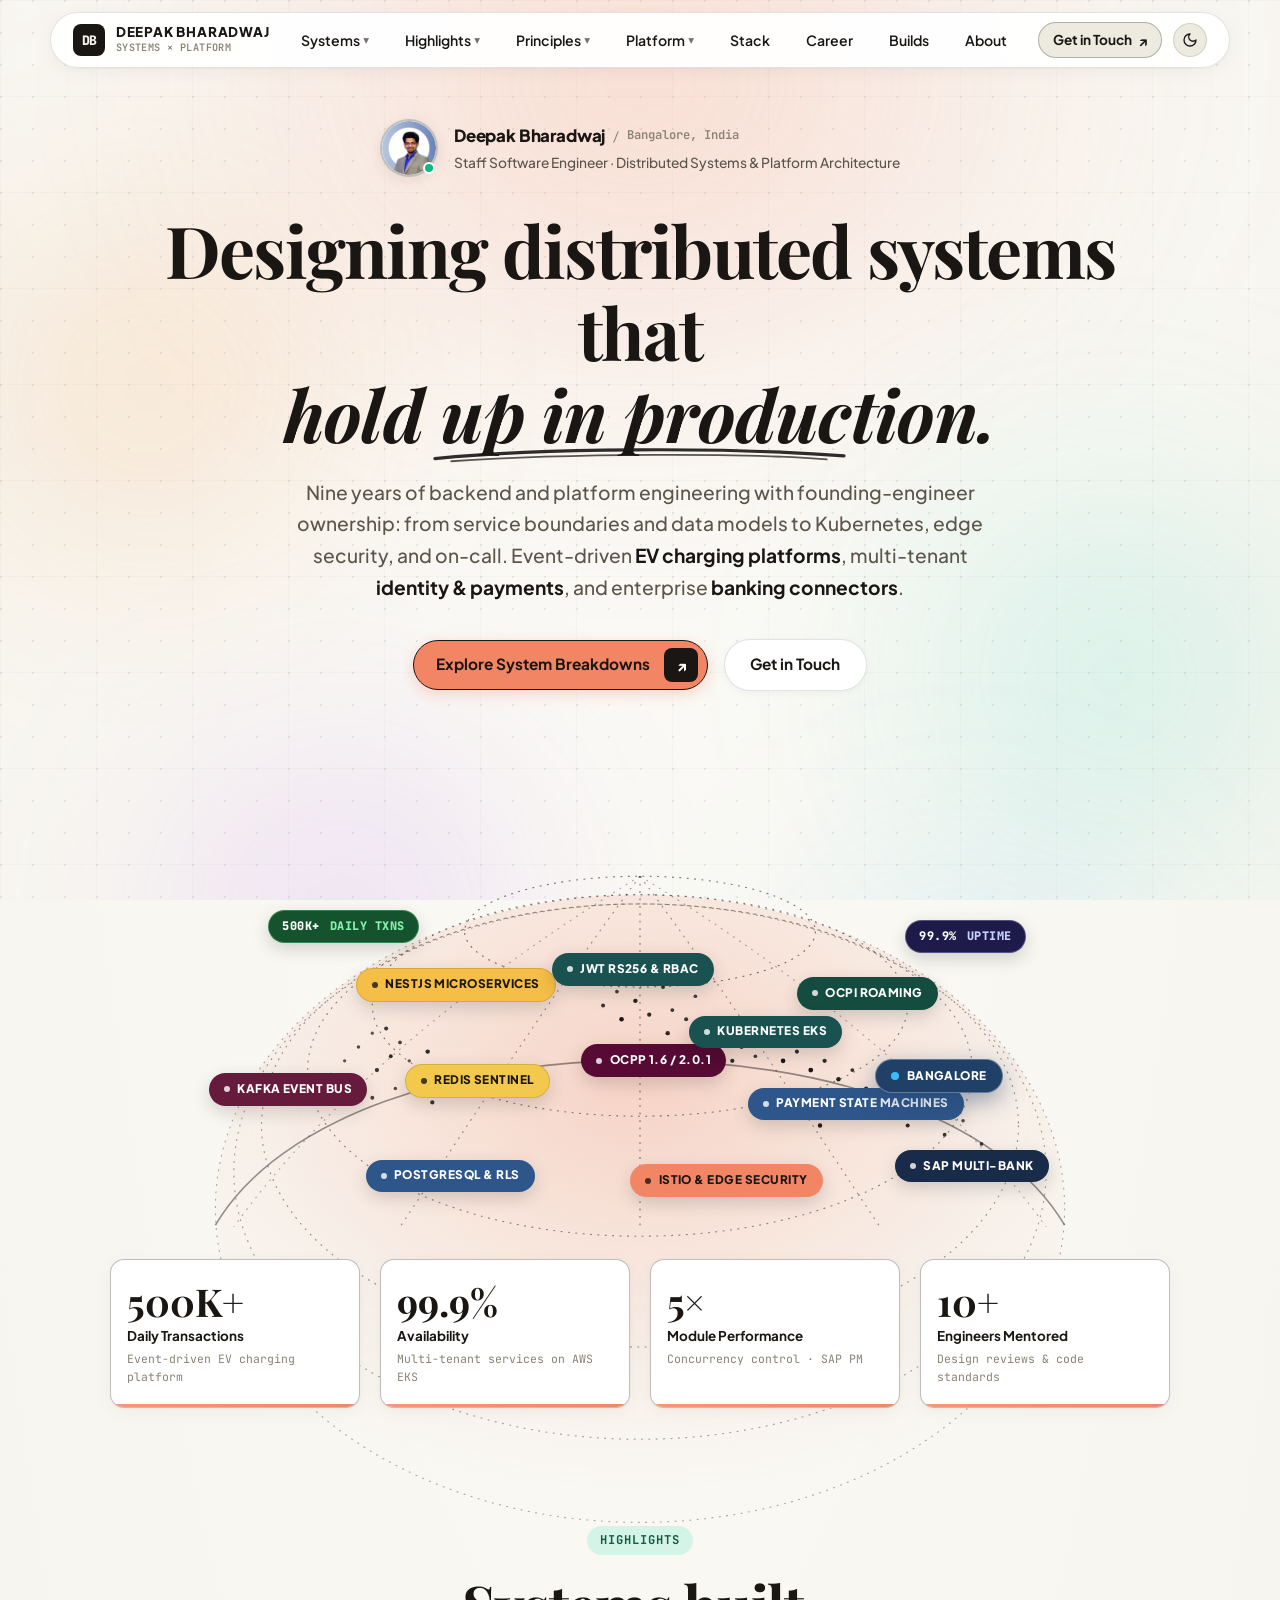
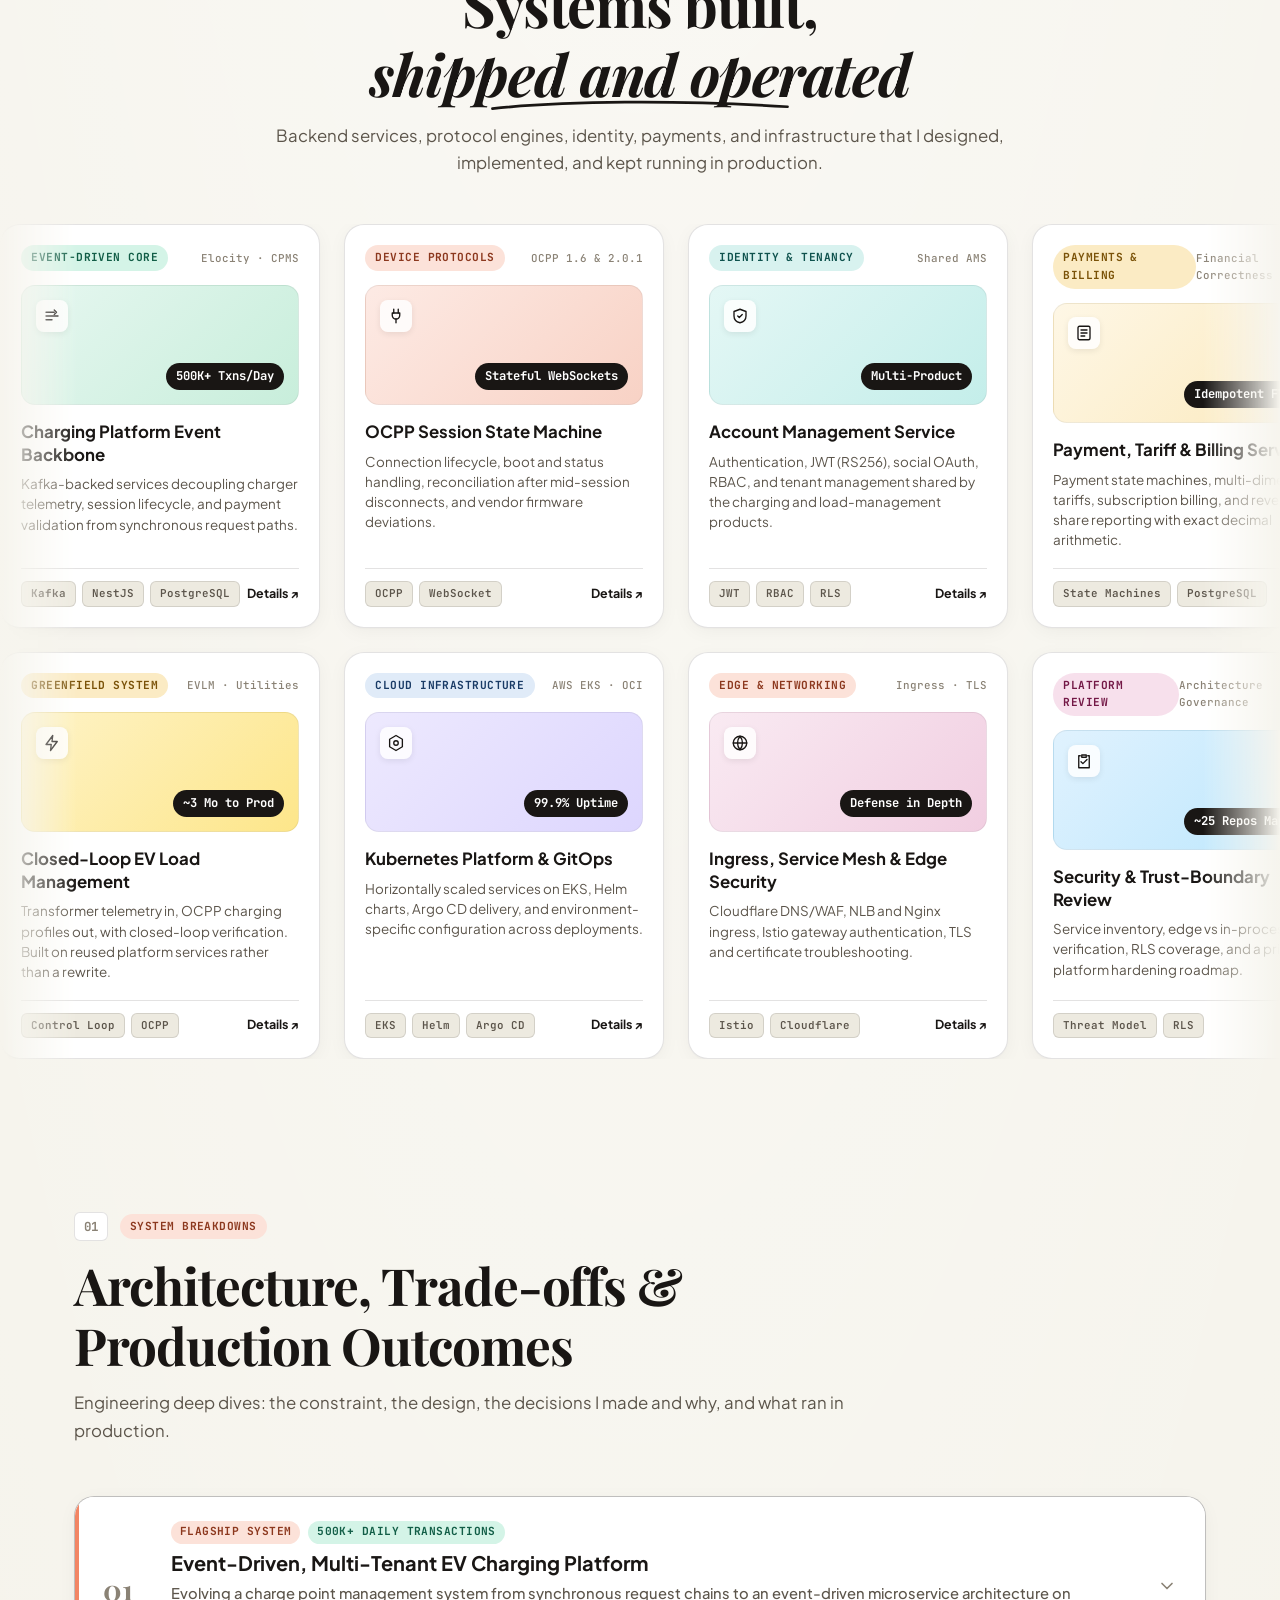
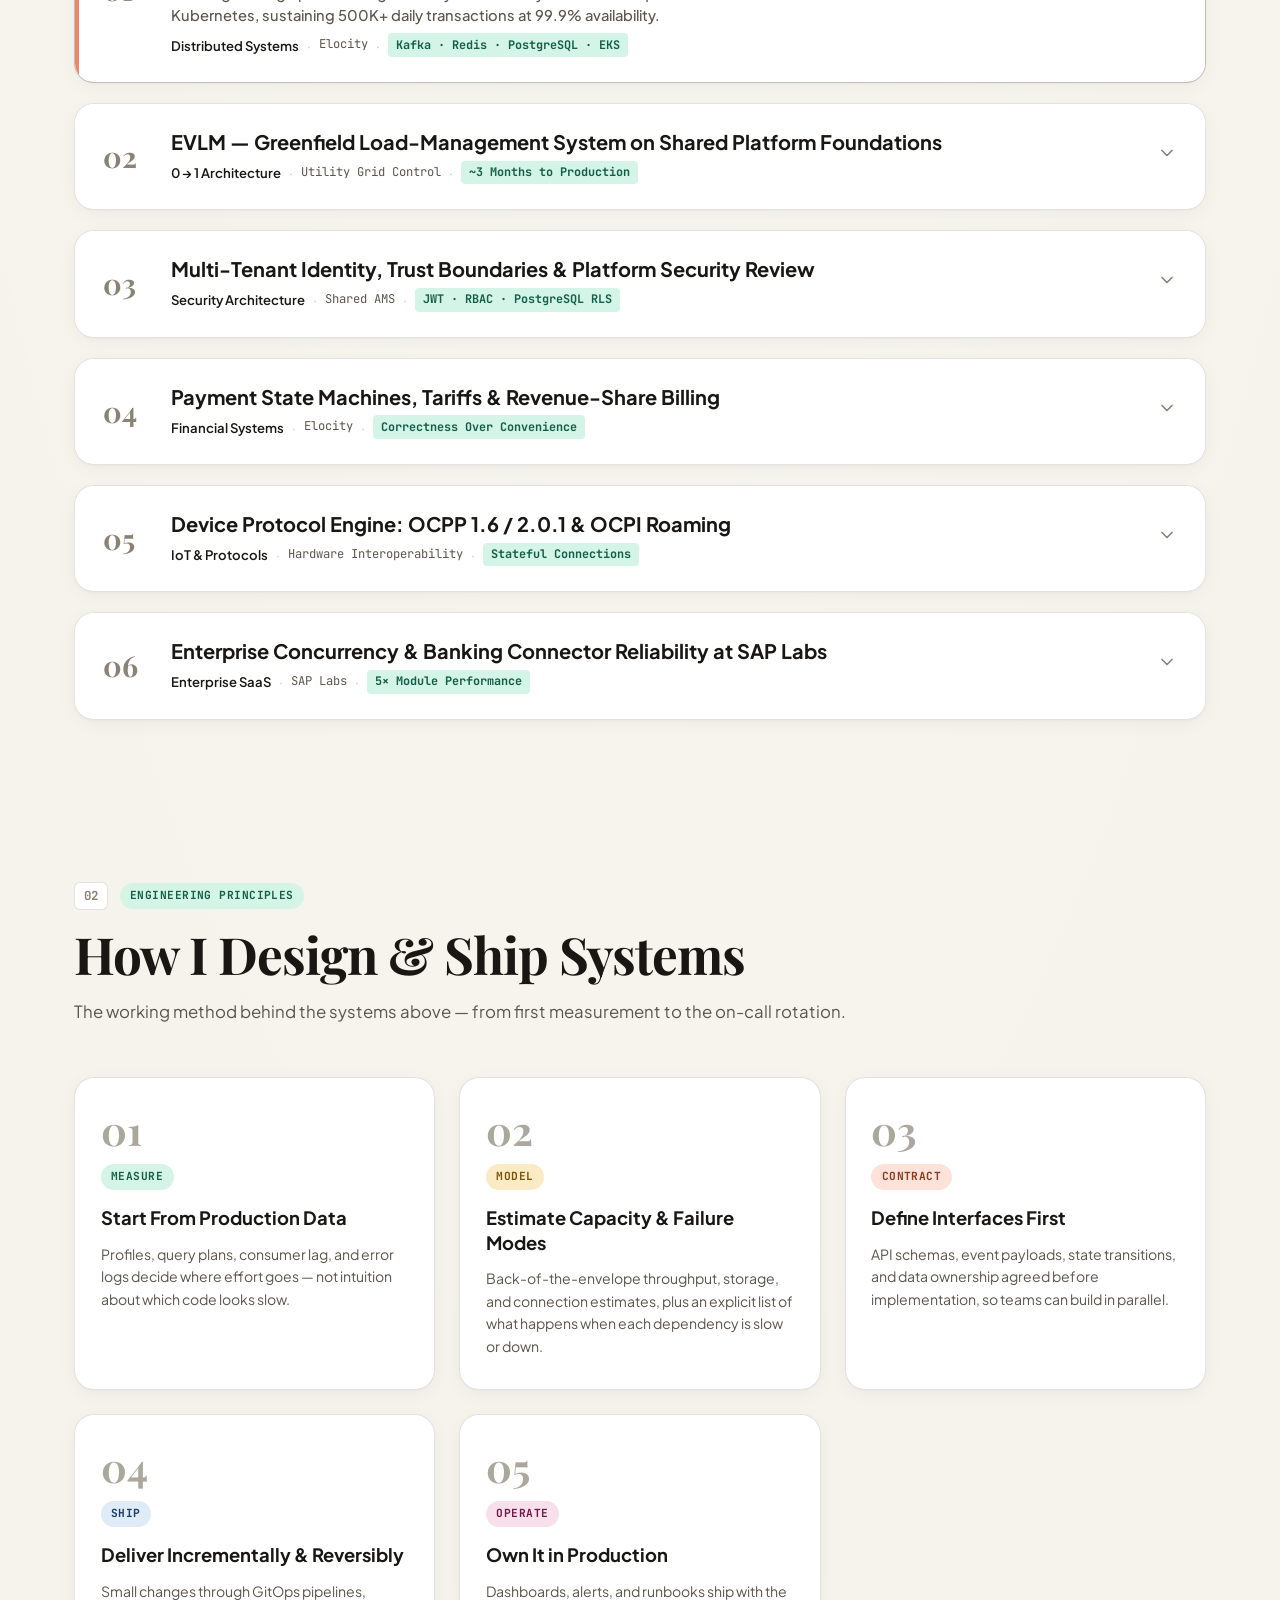
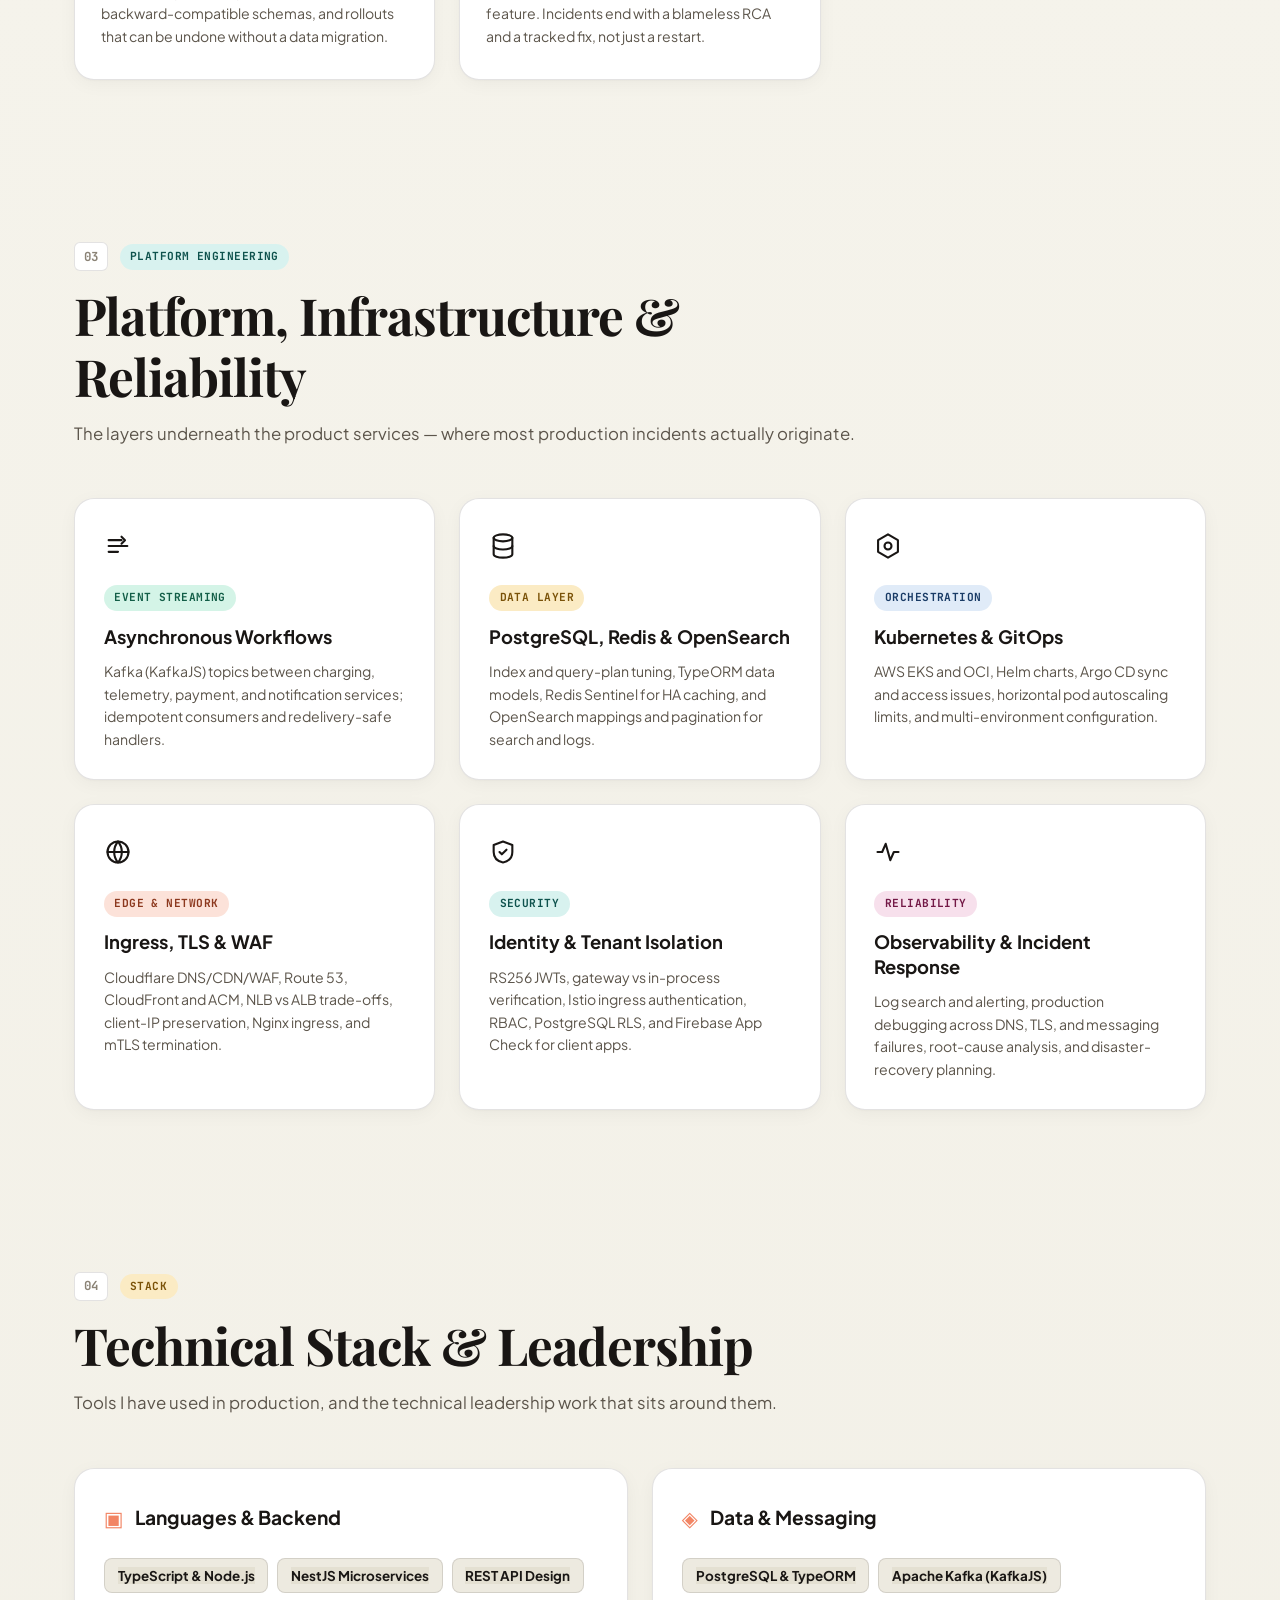
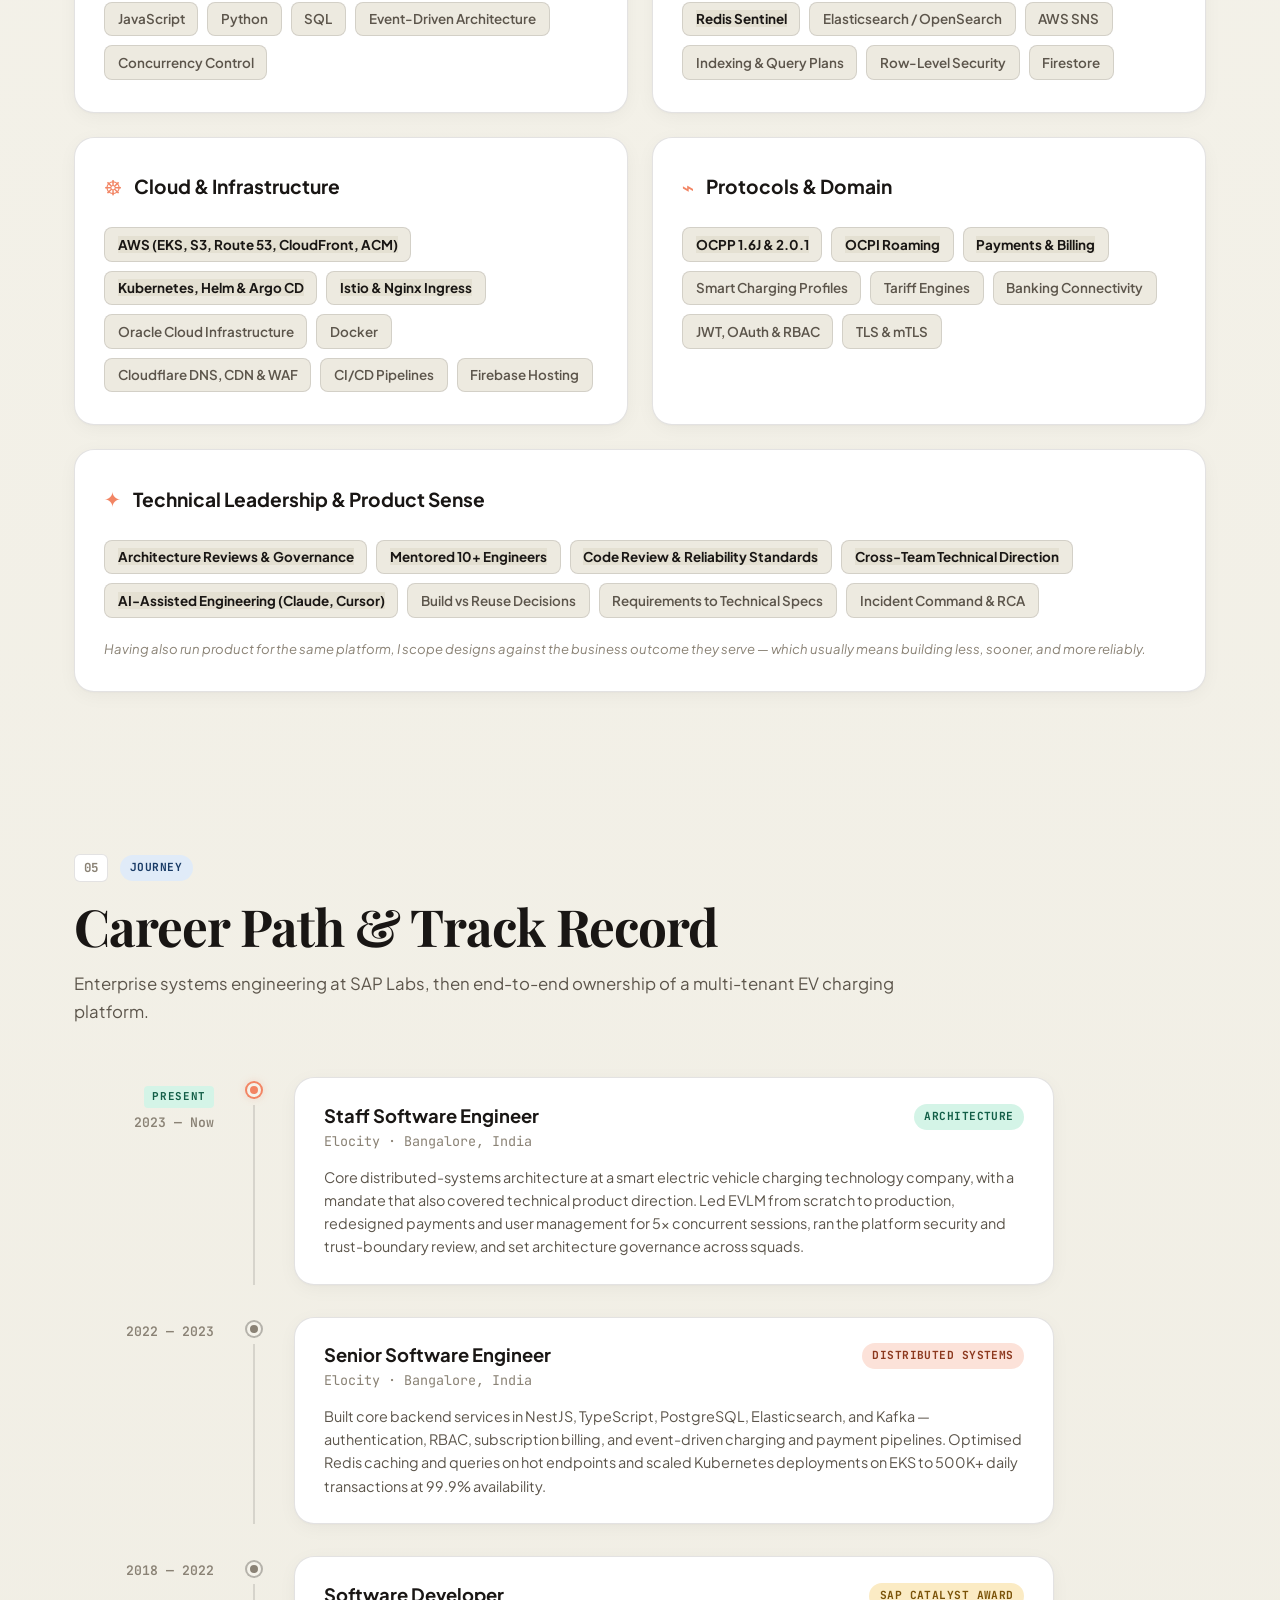
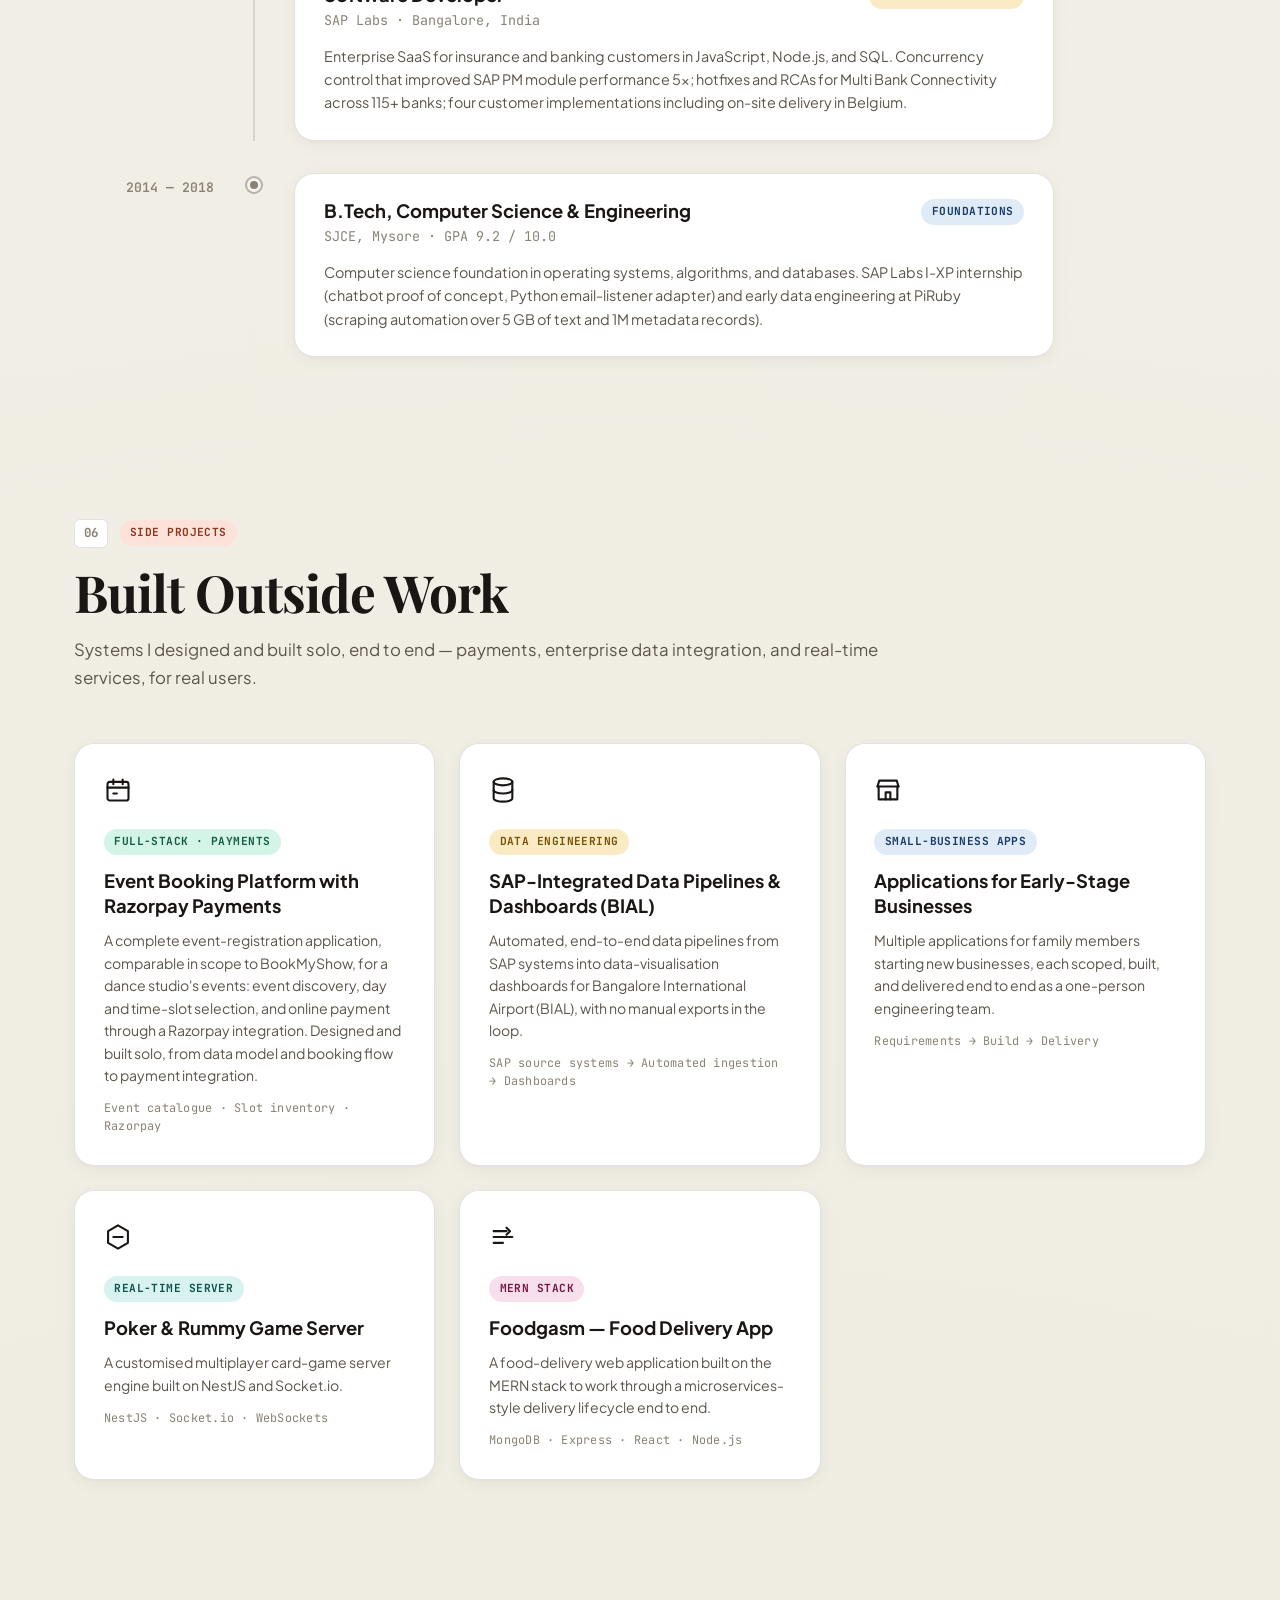
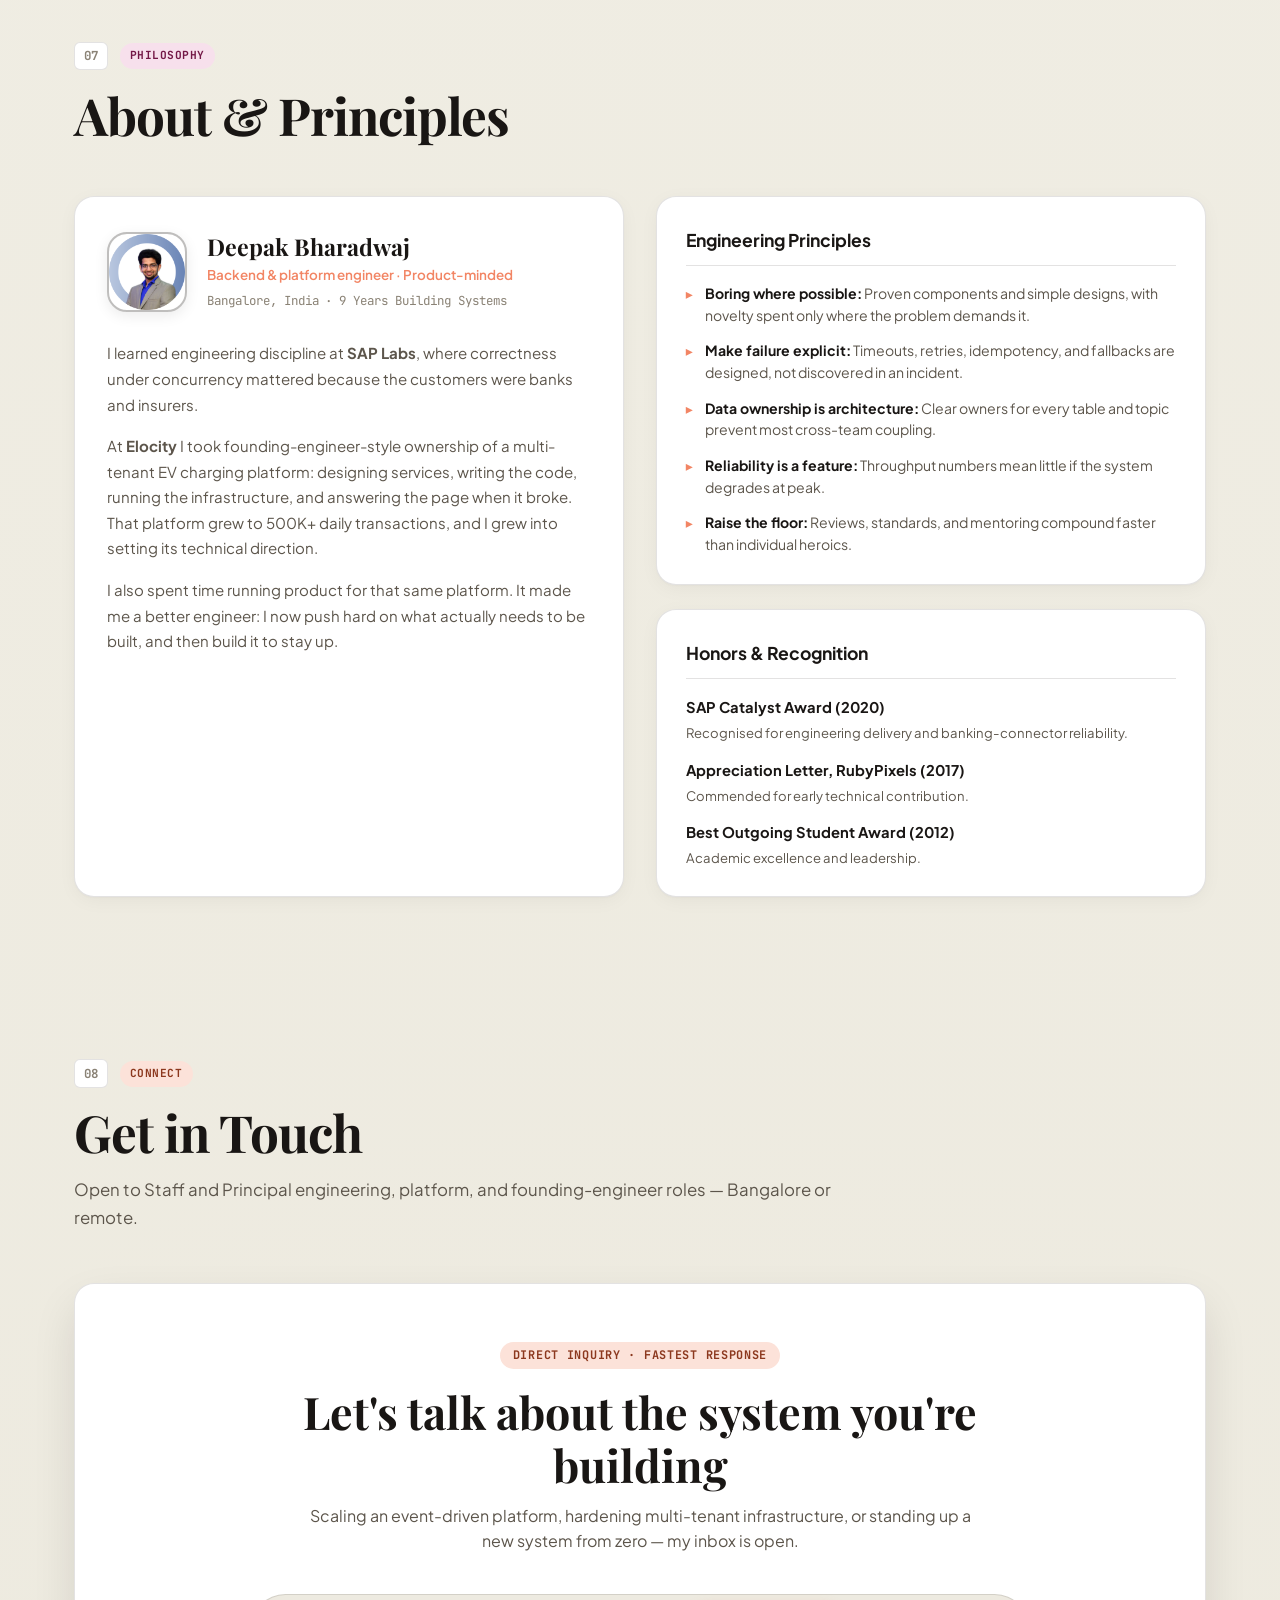
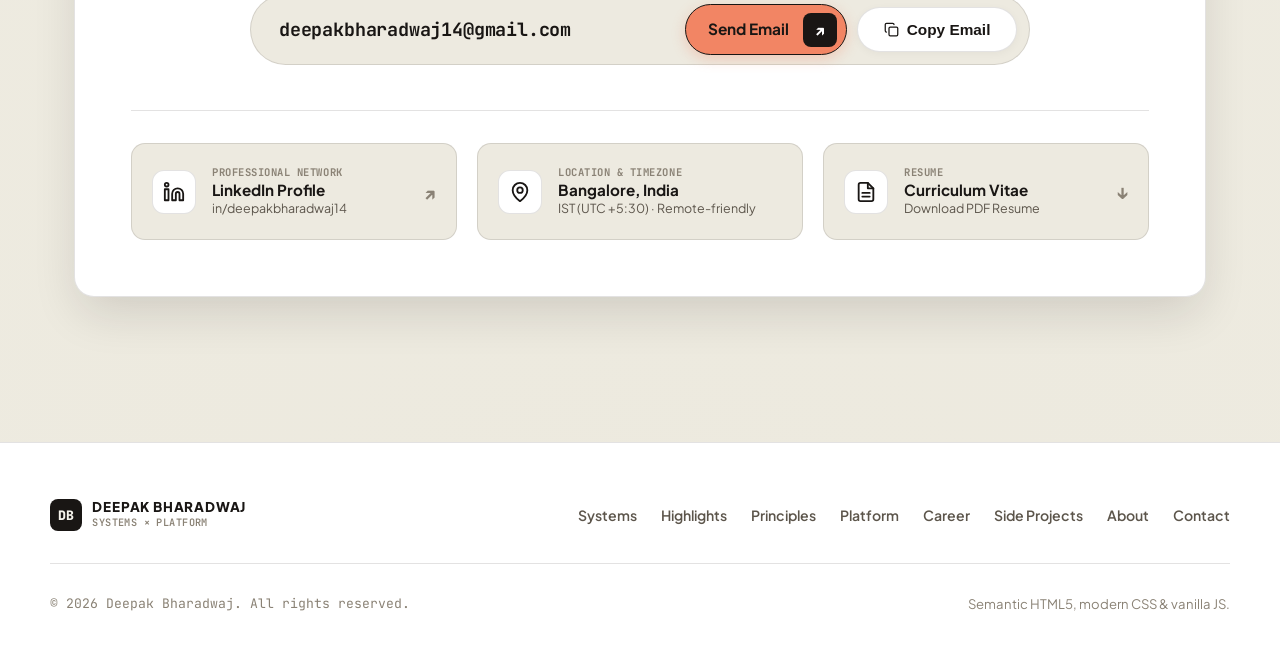
<file: website.html>
<!DOCTYPE html>
<html lang="en">
<head>
  <meta charset="utf-8">
  <meta name="viewport" content="width=device-width, initial-scale=1">
  <title>Deepak Bharadwaj — Staff Software Engineer · Distributed Systems &amp; Platform</title>
  <meta name="description" content="Deepak Bharadwaj: Staff-level software engineer with nine years building event-driven, multi-tenant distributed systems — EV charging platforms at 500K+ daily transactions and enterprise banking connectors at SAP Labs.">
  <meta name="author" content="Deepak Bharadwaj">
  <meta name="robots" content="index, follow">
  <link rel="canonical" href="https://deepak-bharadwaj.com/website">

  <!-- Open Graph -->
  <meta property="og:title" content="Deepak Bharadwaj — Staff Software Engineer · Distributed Systems">
  <meta property="og:description" content="Event-driven platforms, multi-tenant identity, payment state machines, and Kubernetes infrastructure — designed, built, and operated end to end.">
  <meta property="og:type" content="website">
  <meta property="og:url" content="https://deepak-bharadwaj.com/website">

  <!-- Twitter -->
  <meta name="twitter:card" content="summary_large_image">
  <meta name="twitter:title" content="Deepak Bharadwaj — Systems × Platform">
  <meta name="twitter:description" content="Staff-level backend and platform engineer building reliable, high-throughput distributed systems.">

  <!-- Favicon -->
  <link rel="icon" type="image/svg+xml" href="assets/favicon.svg">

  <!-- Google Fonts (shared with the main portfolio page) -->
  <link rel="preconnect" href="https://fonts.googleapis.com">
  <link rel="preconnect" href="https://fonts.gstatic.com" crossorigin>
  <link href="https://fonts.googleapis.com/css2?family=JetBrains+Mono:wght@400;500;600;700&family=Playfair+Display:ital,wght@0,500;0,600;0,700;0,800;1,500;1,600;1,700&family=Plus+Jakarta+Sans:wght@400;500;600;700;800&display=swap" rel="stylesheet">

  <!-- Theme flash prevention -->
  <script>
    (function () {
      var theme = 'light';
      try { theme = localStorage.getItem('theme') || 'light'; } catch (e) {}
      document.documentElement.setAttribute('data-theme', theme);
    })();
  </script>

  <link rel="stylesheet" href="style.css?v=20261124">

  <!-- Page-scoped additions: line icons in place of emoji glyphs -->
  <style>
    .eng-ico { width: 18px; height: 18px; stroke: currentColor; fill: none; stroke-width: 1.8; stroke-linecap: round; stroke-linejoin: round; }
    .tech-icon-chip { color: #191614; }
    .domain-card__icon .eng-ico { width: 28px; height: 28px; color: var(--text); }
    .case-cap-item__icon .eng-ico { width: 18px; height: 18px; color: var(--text); vertical-align: -3px; }
    .eng-decision-table { width: 100%; border-collapse: collapse; margin-top: 0.85rem; font-size: 0.86rem; }
    .eng-decision-table th, .eng-decision-table td { text-align: left; padding: 0.6rem 0.75rem; border-bottom: 1px solid var(--border); vertical-align: top; line-height: 1.5; }
    .eng-decision-table th { font-family: var(--font-mono); font-size: 0.72rem; letter-spacing: 0.06em; text-transform: uppercase; color: var(--text-muted); font-weight: 600; }
    .eng-decision-table td { color: var(--text-muted); }
    .eng-decision-table td:first-child { font-weight: 700; color: var(--text); width: 24%; }
    .eng-decision-table td:nth-child(2) { width: 44%; }
    .build-meta { margin-top: 0.85rem; font-family: var(--font-mono); font-size: 0.74rem; letter-spacing: 0.02em; color: var(--text-dim); line-height: 1.5; }
    .eng-table-wrap { overflow-x: auto; -webkit-overflow-scrolling: touch; }
    @media (max-width: 640px) {
      .eng-decision-table thead { display: none; }
      .eng-decision-table, .eng-decision-table tbody, .eng-decision-table tr, .eng-decision-table td { display: block; width: auto !important; }
      .eng-decision-table tr { padding: 0.75rem 0; border-bottom: 1px solid var(--border); }
      .eng-decision-table td { border: 0; padding: 0.2rem 0; }
      .eng-decision-table td:nth-child(2)::before { content: 'Why: '; font-weight: 700; color: var(--text); }
      .eng-decision-table td:nth-child(3)::before { content: 'Trade-off: '; font-weight: 700; color: var(--text); }
    }
  </style>
</head>
<body>

  <div class="bg-grid-pattern" aria-hidden="true"></div>

  <div class="ambient-glow" aria-hidden="true">
    <div class="hero-spotlight"></div>
    <div class="ambient-orb ambient-orb--1"></div>
    <div class="ambient-orb ambient-orb--2"></div>
    <div class="ambient-orb ambient-orb--3"></div>
    <div class="ambient-orb ambient-orb--4"></div>
  </div>

  <a href="#main" class="skip-link">Skip to main content</a>

  <!-- ═══════════════ FLOATING PILL NAVBAR ═══════════════ -->
  <header class="header-shell" id="header">
    <div class="header-container">
      <nav class="pill-nav" id="pill-nav" aria-label="Primary navigation">
        <a href="#hero" class="nav-brand" aria-label="Deepak Bharadwaj — Home">
          <span class="nav-brand__mark">DB</span>
          <div class="nav-brand__meta">
            <span class="nav-brand__name">DEEPAK BHARADWAJ</span>
            <span class="nav-brand__sub">SYSTEMS &times; PLATFORM</span>
          </div>
        </a>

        <ul class="nav-links" id="nav-menu" role="list">
          <li><a href="#projects" class="nav-link">Systems <span class="nav-caret">▾</span></a></li>
          <li><a href="#highlights" class="nav-link">Highlights <span class="nav-caret">▾</span></a></li>
          <li><a href="#approach" class="nav-link">Principles <span class="nav-caret">▾</span></a></li>
          <li><a href="#platform" class="nav-link">Platform <span class="nav-caret">▾</span></a></li>
          <li><a href="#capabilities" class="nav-link">Stack</a></li>
          <li><a href="#career" class="nav-link">Career</a></li>
          <li><a href="#builds" class="nav-link">Builds</a></li>
          <li><a href="#about" class="nav-link">About</a></li>
        </ul>

        <div class="nav-actions">
          <a href="#contact" class="nav-cta-link" id="nav-contact-btn">
            <span class="nav-cta-text">Get in Touch</span>
            <span class="nav-cta-arrow">↗</span>
          </a>

          <button class="theme-switch" id="theme-toggle" aria-label="Toggle theme" title="Toggle theme">
            <svg class="theme-icon theme-icon--sun" width="16" height="16" viewBox="0 0 24 24" fill="none" stroke="currentColor" stroke-width="2" stroke-linecap="round" stroke-linejoin="round" aria-hidden="true">
              <circle cx="12" cy="12" r="4"></circle>
              <path d="M12 2v2"></path><path d="M12 20v2"></path>
              <path d="m4.93 4.93 1.41 1.41"></path><path d="m17.66 17.66 1.41 1.41"></path>
              <path d="M2 12h2"></path><path d="M20 12h2"></path>
              <path d="m6.34 17.66-1.41 1.41"></path><path d="m19.07 4.93-1.41 1.41"></path>
            </svg>
            <svg class="theme-icon theme-icon--moon" width="16" height="16" viewBox="0 0 24 24" fill="none" stroke="currentColor" stroke-width="2" stroke-linecap="round" stroke-linejoin="round" aria-hidden="true">
              <path d="M12 3a6 6 0 0 0 9 9 9 9 0 1 1-9-9Z"></path>
            </svg>
          </button>

          <button class="mobile-toggle" id="nav-toggle" aria-label="Toggle navigation menu" aria-expanded="false" aria-controls="nav-menu">
            <span class="mobile-toggle__line"></span>
            <span class="mobile-toggle__line"></span>
          </button>
        </div>
      </nav>
    </div>
  </header>

  <main id="main">

    <!-- ═══════════════ HERO ═══════════════ -->
    <section class="hero-section" id="hero">
      <div class="hero-container">

        <div class="hero-profile-header">
          <div class="hero-profile-avatar-frame">
            <img src="assets/profile-pic.png" alt="Deepak Bharadwaj" class="hero-profile-avatar-img" width="58" height="58" loading="eager">
            <span class="hero-profile-status-indicator" title="Active in Bangalore"></span>
          </div>
          <div class="hero-profile-details">
            <div class="hero-profile-identity">
              <span class="hero-profile-name">Deepak Bharadwaj</span>
              <span class="hero-profile-divider">/</span>
              <span class="hero-profile-location">Bangalore, India</span>
            </div>
            <div class="hero-profile-role-line">
              Staff Software Engineer &middot; Distributed Systems &amp; Platform Architecture
            </div>
          </div>
        </div>

        <h1 class="hero-title">
          <span class="hero-title-main">Designing distributed systems that</span>
          <span class="hero-title-highlight">
            <em class="serif-italic">hold up in production.</em>
            <svg class="sketch-underline" viewBox="0 0 460 22" fill="none" xmlns="http://www.w3.org/2000/svg" aria-hidden="true">
              <path d="M4 16C120 4.5 320 3 454 13" stroke="currentColor" stroke-width="3.5" stroke-linecap="round"/>
              <path d="M22 19C150 10.5 345 9.5 435 17" stroke="currentColor" stroke-width="2" stroke-linecap="round" opacity="0.8"/>
            </svg>
          </span>
        </h1>

        <p class="hero-subtitle">
          Nine years of backend and platform engineering with founding-engineer ownership: from service boundaries and data models to Kubernetes, edge security, and on-call. Event-driven <strong class="text-accent">EV charging platforms</strong>, multi-tenant <strong class="text-accent">identity &amp; payments</strong>, and enterprise <strong class="text-accent">banking connectors</strong>.
        </p>

        <div class="hero-cta-group">
          <a href="#projects" class="btn-coral">
            <span class="btn-coral__text">Explore System Breakdowns</span>
            <span class="btn-coral__icon" aria-hidden="true">↗</span>
          </a>
          <a href="#contact" class="btn-ghost-editorial">
            <span>Get in Touch</span>
          </a>
        </div>

        <!-- Globe + technical keyword badges -->
        <div class="globe-stage" id="globe-stage" aria-label="Distributed systems network illustration">
          <div class="globe-graphic-wrap">
            <svg class="globe-hemisphere-svg" viewBox="0 0 1000 520" fill="none" xmlns="http://www.w3.org/2000/svg" aria-hidden="true">
              <defs>
                <radialGradient id="globeGlow" cx="50%" cy="30%" r="65%">
                  <stop offset="0%" stop-color="var(--globe-glow-color)" stop-opacity="0.32"/>
                  <stop offset="70%" stop-color="var(--globe-glow-color)" stop-opacity="0.06"/>
                  <stop offset="100%" stop-color="var(--globe-glow-color)" stop-opacity="0"/>
                </radialGradient>
              </defs>
              <ellipse cx="500" cy="500" rx="460" ry="340" fill="url(#globeGlow)" />
              <ellipse cx="500" cy="500" rx="460" ry="340" stroke="currentColor" stroke-width="1.2" stroke-dasharray="2 6" opacity="0.35"/>
              <ellipse cx="500" cy="460" rx="440" ry="290" stroke="currentColor" stroke-width="1.2" stroke-dasharray="2 6" opacity="0.4"/>
              <ellipse cx="500" cy="410" rx="410" ry="240" stroke="currentColor" stroke-width="1.2" stroke-dasharray="2 6" opacity="0.45"/>
              <ellipse cx="500" cy="350" rx="360" ry="180" stroke="currentColor" stroke-width="1.2" stroke-dasharray="2 6" opacity="0.5"/>
              <ellipse cx="500" cy="280" rx="290" ry="120" stroke="currentColor" stroke-width="1.2" stroke-dasharray="2 6" opacity="0.55"/>
              <ellipse cx="500" cy="200" rx="190" ry="60" stroke="currentColor" stroke-width="1.2" stroke-dasharray="2 6" opacity="0.6"/>
              <path d="M500 140 C500 280, 500 420, 500 520" stroke="currentColor" stroke-width="1.2" stroke-dasharray="2 6" opacity="0.55"/>
              <path d="M500 140 C410 260, 320 400, 240 520" stroke="currentColor" stroke-width="1.2" stroke-dasharray="2 6" opacity="0.45"/>
              <path d="M500 140 C590 260, 680 400, 760 520" stroke="currentColor" stroke-width="1.2" stroke-dasharray="2 6" opacity="0.45"/>
              <path d="M500 140 C320 250, 160 380, 60 520" stroke="currentColor" stroke-width="1.2" stroke-dasharray="2 6" opacity="0.35"/>
              <path d="M500 140 C680 250, 840 380, 940 520" stroke="currentColor" stroke-width="1.2" stroke-dasharray="2 6" opacity="0.35"/>
              <g class="globe-stipple-cluster" fill="currentColor">
                <circle cx="210" cy="310" r="1.8" opacity="0.7"/><circle cx="225" cy="305" r="2.2" opacity="0.85"/><circle cx="240" cy="320" r="2" opacity="0.8"/><circle cx="195" cy="325" r="1.9" opacity="0.75"/><circle cx="230" cy="335" r="2.1" opacity="0.9"/><circle cx="215" cy="350" r="2.3" opacity="0.85"/><circle cx="250" cy="340" r="1.8" opacity="0.7"/><circle cx="270" cy="330" r="2.4" opacity="0.9"/><circle cx="280" cy="350" r="2" opacity="0.8"/><circle cx="260" cy="365" r="2.2" opacity="0.85"/><circle cx="235" cy="370" r="1.9" opacity="0.75"/><circle cx="210" cy="380" r="2.1" opacity="0.8"/><circle cx="275" cy="385" r="2.3" opacity="0.85"/><circle cx="295" cy="360" r="2" opacity="0.75"/><circle cx="310" cy="375" r="2.2" opacity="0.8"/><circle cx="180" cy="340" r="1.8" opacity="0.7"/><circle cx="165" cy="355" r="2.1" opacity="0.8"/>
                <circle cx="470" cy="245" r="2.2" opacity="0.9"/><circle cx="485" cy="235" r="2.4" opacity="0.95"/><circle cx="500" cy="250" r="2.1" opacity="0.85"/><circle cx="515" cy="240" r="2.3" opacity="0.9"/><circle cx="475" cy="265" r="2" opacity="0.8"/><circle cx="495" cy="275" r="2.4" opacity="0.95"/><circle cx="525" cy="260" r="2.1" opacity="0.85"/><circle cx="540" cy="250" r="1.9" opacity="0.75"/><circle cx="460" cy="280" r="2.2" opacity="0.85"/><circle cx="480" cy="295" r="2.5" opacity="1"/><circle cx="510" cy="290" r="2.3" opacity="0.9"/><circle cx="535" cy="285" r="2.1" opacity="0.85"/><circle cx="560" cy="270" r="2" opacity="0.8"/><circle cx="550" cy="295" r="2.2" opacity="0.85"/><circle cx="530" cy="310" r="2.4" opacity="0.9"/>
                <circle cx="575" cy="320" r="2.2" opacity="0.85"/><circle cx="590" cy="310" r="2.4" opacity="0.9"/><circle cx="610" cy="325" r="2.1" opacity="0.85"/><circle cx="600" cy="340" r="2.3" opacity="0.9"/><circle cx="625" cy="335" r="2" opacity="0.8"/><circle cx="640" cy="320" r="2.2" opacity="0.85"/><circle cx="655" cy="340" r="2.5" opacity="1"/><circle cx="670" cy="330" r="2.2" opacity="0.9"/><circle cx="685" cy="350" r="2.6" opacity="1"/><circle cx="700" cy="340" r="2.3" opacity="0.9"/><circle cx="715" cy="360" r="2.4" opacity="0.95"/><circle cx="730" cy="350" r="2.1" opacity="0.85"/><circle cx="745" cy="370" r="2.3" opacity="0.9"/><circle cx="700" cy="375" r="2.5" opacity="1"/><circle cx="680" cy="390" r="2.6" opacity="1"/><circle cx="695" cy="410" r="2.4" opacity="0.95"/><circle cx="710" cy="395" r="2.2" opacity="0.9"/>
                <circle cx="765" cy="360" r="2.1" opacity="0.8"/><circle cx="785" cy="350" r="2.3" opacity="0.85"/><circle cx="805" cy="370" r="2" opacity="0.8"/><circle cx="820" cy="360" r="2.4" opacity="0.9"/><circle cx="840" cy="380" r="2.2" opacity="0.85"/><circle cx="810" cy="395" r="2.5" opacity="1"/><circle cx="790" cy="410" r="2.2" opacity="0.9"/><circle cx="830" cy="420" r="2.1" opacity="0.85"/><circle cx="850" cy="405" r="1.9" opacity="0.75"/><circle cx="870" cy="430" r="2" opacity="0.8"/>
              </g>
              <path d="M40 518 C 180 280, 820 280, 960 518" stroke="currentColor" stroke-width="1.8" opacity="0.45"/>
            </svg>
          </div>

          <div class="globe-badges-overlay" aria-hidden="true">
            <div class="geo-pill geo-pill--kafka geo-pill--berry">
              <span class="geo-pill__dot"></span>
              <span class="geo-pill__label"><span class="geo-text-full">KAFKA EVENT BUS</span><span class="geo-text-mob">KAFKA</span></span>
              <span class="geo-pill__tooltip">Async charging, telemetry &amp; payment workflows</span>
            </div>
            <div class="geo-pill geo-pill--microservices geo-pill--gold">
              <span class="geo-pill__dot"></span>
              <span class="geo-pill__label"><span class="geo-text-full">NESTJS MICROSERVICES</span><span class="geo-text-mob">SERVICES</span></span>
              <span class="geo-pill__tooltip">TypeScript services with explicit domain boundaries</span>
            </div>
            <div class="geo-pill geo-pill--redis geo-pill--yellow">
              <span class="geo-pill__dot"></span>
              <span class="geo-pill__label"><span class="geo-text-full">REDIS SENTINEL</span><span class="geo-text-mob">REDIS</span></span>
              <span class="geo-pill__tooltip">HA caching for hot read paths</span>
            </div>
            <div class="geo-pill geo-pill--postgres geo-pill--blue">
              <span class="geo-pill__dot"></span>
              <span class="geo-pill__label"><span class="geo-text-full">POSTGRESQL &amp; RLS</span><span class="geo-text-mob">POSTGRES</span></span>
              <span class="geo-pill__tooltip">Indexing, query plans &amp; tenant isolation</span>
            </div>
            <div class="geo-pill geo-pill--ocpp geo-pill--wine">
              <span class="geo-pill__dot"></span>
              <span class="geo-pill__label"><span class="geo-text-full">OCPP 1.6 / 2.0.1</span><span class="geo-text-mob">OCPP</span></span>
              <span class="geo-pill__tooltip">WebSocket device protocol &amp; session state machines</span>
            </div>
            <div class="geo-pill geo-pill--aiml geo-pill--teal">
              <span class="geo-pill__dot"></span>
              <span class="geo-pill__label"><span class="geo-text-full">JWT RS256 &amp; RBAC</span><span class="geo-text-mob">AUTH</span></span>
              <span class="geo-pill__tooltip">Shared identity service across products</span>
            </div>
            <div class="geo-pill geo-pill--tariffs geo-pill--blue">
              <span class="geo-pill__dot"></span>
              <span class="geo-pill__label"><span class="geo-text-full">PAYMENT STATE MACHINES</span><span class="geo-text-mob">PAYMENTS</span></span>
              <span class="geo-pill__tooltip">Idempotent billing, tariffs &amp; settlement</span>
            </div>
            <div class="geo-pill geo-pill--ocpi geo-pill--forest">
              <span class="geo-pill__dot"></span>
              <span class="geo-pill__label"><span class="geo-text-full">OCPI ROAMING</span><span class="geo-text-mob">OCPI</span></span>
              <span class="geo-pill__tooltip">Cross-network sessions, tokens &amp; CDRs</span>
            </div>
            <div class="geo-pill geo-pill--k8s geo-pill--teal">
              <span class="geo-pill__dot"></span>
              <span class="geo-pill__label"><span class="geo-text-full">KUBERNETES EKS</span><span class="geo-text-mob">K8s</span></span>
              <span class="geo-pill__tooltip">Helm, Argo CD GitOps &amp; horizontal autoscaling</span>
            </div>
            <div class="geo-pill geo-pill--bengaluru geo-pill--coral geo-pill--primary">
              <span class="geo-pill__pulse"></span>
              <span class="geo-pill__label"><span class="geo-text-full">BANGALORE</span><span class="geo-text-mob">BANGALORE</span></span>
              <span class="geo-pill__tooltip">IST (UTC +5:30) · Remote-friendly</span>
            </div>
            <div class="geo-pill geo-pill--sap geo-pill--navy">
              <span class="geo-pill__dot"></span>
              <span class="geo-pill__label"><span class="geo-text-full">SAP MULTI-BANK</span><span class="geo-text-mob">SAP MBC</span></span>
              <span class="geo-pill__tooltip">Connector support across 115+ banks</span>
            </div>
            <div class="geo-pill geo-pill--prds geo-pill--coral">
              <span class="geo-pill__dot"></span>
              <span class="geo-pill__label"><span class="geo-text-full">ISTIO &amp; EDGE SECURITY</span><span class="geo-text-mob">EDGE</span></span>
              <span class="geo-pill__tooltip">Ingress auth, TLS, Cloudflare WAF</span>
            </div>
            <div class="geo-pill geo-pill--txns geo-pill--milestone geo-pill--emerald">
              <span class="geo-pill__metric">500K+</span>
              <span class="geo-pill__label"><span class="geo-text-full">DAILY TXNS</span><span class="geo-text-mob">TXNS</span></span>
            </div>
            <div class="geo-pill geo-pill--uptime geo-pill--milestone geo-pill--indigo">
              <span class="geo-pill__metric">99.9%</span>
              <span class="geo-pill__label"><span class="geo-text-full">UPTIME</span><span class="geo-text-mob">UPTIME</span></span>
            </div>
          </div>
        </div>

        <div class="hero-metric-strip" aria-label="Key engineering outcomes">
          <div class="stat-box">
            <span class="stat-box__val">500K+</span>
            <span class="stat-box__lbl">Daily Transactions</span>
            <span class="stat-box__sub">Event-driven EV charging platform</span>
          </div>
          <div class="stat-box">
            <span class="stat-box__val">99.9%</span>
            <span class="stat-box__lbl">Availability</span>
            <span class="stat-box__sub">Multi-tenant services on AWS EKS</span>
          </div>
          <div class="stat-box">
            <span class="stat-box__val">5&times;</span>
            <span class="stat-box__lbl">Module Performance</span>
            <span class="stat-box__sub">Concurrency control · SAP PM</span>
          </div>
          <div class="stat-box">
            <span class="stat-box__val">10+</span>
            <span class="stat-box__lbl">Engineers Mentored</span>
            <span class="stat-box__sub">Design reviews &amp; code standards</span>
          </div>
        </div>

      </div>
    </section>

    <!-- ═══════════════ HIGHLIGHTS MARQUEE ═══════════════ -->
    <section class="marquee-section" id="highlights" aria-label="Featured systems highlights">
      <div class="section-container">
        <div class="section-center-head">
          <span class="badge-mint">HIGHLIGHTS</span>
          <h2 class="section-title-editorial">
            Systems built,
            <span class="serif-italic-block">
              <em>shipped and operated</em>
              <svg class="sketch-underline-mint" viewBox="0 0 340 18" fill="none" xmlns="http://www.w3.org/2000/svg" aria-hidden="true">
                <path d="M4 13C85 4.5 210 3 336 11" stroke="currentColor" stroke-width="3" stroke-linecap="round"/>
              </svg>
            </span>
          </h2>
          <p class="section-subtitle-editorial">
            Backend services, protocol engines, identity, payments, and infrastructure that I designed, implemented, and kept running in production.
          </p>
        </div>
      </div>

      <div class="marquee-viewport" role="region" aria-label="System highlight cards moving horizontally">

        <!-- Row 1 -->
        <div class="marquee-track marquee-track--left" id="marquee-track-1">
          <div class="marquee-content">

            <article class="scroll-card">
              <div class="scroll-card__badge-row">
                <span class="pill-tag pill-tag--mint">EVENT-DRIVEN CORE</span>
                <span class="scroll-card__loc">Elocity · CPMS</span>
              </div>
              <div class="scroll-card__graphic scroll-card__graphic--cpms">
                <div class="tech-icon-chip"><svg class="eng-ico" viewBox="0 0 24 24" aria-hidden="true"><path d="M4 7h11M4 12h16M4 17h8"/><path d="M15 4l3 3-3 3"/></svg></div>
                <span class="tech-metric-highlight">500K+ Txns/Day</span>
              </div>
              <h3 class="scroll-card__title">Charging Platform Event Backbone</h3>
              <p class="scroll-card__desc">Kafka-backed services decoupling charger telemetry, session lifecycle, and payment validation from synchronous request paths.</p>
              <div class="scroll-card__footer">
                <span class="tech-pill">Kafka</span>
                <span class="tech-pill">NestJS</span>
                <span class="tech-pill">PostgreSQL</span>
                <a href="#case-platform-scale" class="scroll-card__link">Details ↗</a>
              </div>
            </article>

            <article class="scroll-card">
              <div class="scroll-card__badge-row">
                <span class="pill-tag pill-tag--coral">DEVICE PROTOCOLS</span>
                <span class="scroll-card__loc">OCPP 1.6 &amp; 2.0.1</span>
              </div>
              <div class="scroll-card__graphic scroll-card__graphic--ocpp">
                <div class="tech-icon-chip"><svg class="eng-ico" viewBox="0 0 24 24" aria-hidden="true"><path d="M9 3v5M15 3v5"/><path d="M7 8h10v3a5 5 0 0 1-10 0z"/><path d="M12 16v5"/></svg></div>
                <span class="tech-metric-highlight">Stateful WebSockets</span>
              </div>
              <h3 class="scroll-card__title">OCPP Session State Machine</h3>
              <p class="scroll-card__desc">Connection lifecycle, boot and status handling, reconciliation after mid-session disconnects, and vendor firmware deviations.</p>
              <div class="scroll-card__footer">
                <span class="tech-pill">OCPP</span>
                <span class="tech-pill">WebSocket</span>
                <a href="#case-ev-interop" class="scroll-card__link">Details ↗</a>
              </div>
            </article>

            <article class="scroll-card">
              <div class="scroll-card__badge-row">
                <span class="pill-tag pill-tag--teal">IDENTITY &amp; TENANCY</span>
                <span class="scroll-card__loc">Shared AMS</span>
              </div>
              <div class="scroll-card__graphic scroll-card__graphic--roaming">
                <div class="tech-icon-chip"><svg class="eng-ico" viewBox="0 0 24 24" aria-hidden="true"><path d="M12 3l8 3v6c0 5-3.5 8-8 9-4.5-1-8-4-8-9V6z"/><path d="M9 12l2 2 4-4"/></svg></div>
                <span class="tech-metric-highlight">Multi-Product</span>
              </div>
              <h3 class="scroll-card__title">Account Management Service</h3>
              <p class="scroll-card__desc">Authentication, JWT (RS256), social OAuth, RBAC, and tenant management shared by the charging and load-management products.</p>
              <div class="scroll-card__footer">
                <span class="tech-pill">JWT</span>
                <span class="tech-pill">RBAC</span>
                <span class="tech-pill">RLS</span>
                <a href="#case-identity" class="scroll-card__link">Details ↗</a>
              </div>
            </article>

            <article class="scroll-card">
              <div class="scroll-card__badge-row">
                <span class="pill-tag pill-tag--gold">PAYMENTS &amp; BILLING</span>
                <span class="scroll-card__loc">Financial Correctness</span>
              </div>
              <div class="scroll-card__graphic scroll-card__graphic--tariffs">
                <div class="tech-icon-chip"><svg class="eng-ico" viewBox="0 0 24 24" aria-hidden="true"><rect x="4" y="3" width="16" height="18" rx="2"/><path d="M8 8h8M8 12h8M8 16h5"/></svg></div>
                <span class="tech-metric-highlight">Idempotent Flows</span>
              </div>
              <h3 class="scroll-card__title">Payment, Tariff &amp; Billing Services</h3>
              <p class="scroll-card__desc">Payment state machines, multi-dimensional tariffs, subscription billing, and revenue-share reporting with exact decimal arithmetic.</p>
              <div class="scroll-card__footer">
                <span class="tech-pill">State Machines</span>
                <span class="tech-pill">PostgreSQL</span>
                <a href="#case-billing" class="scroll-card__link">Details ↗</a>
              </div>
            </article>

            <article class="scroll-card">
              <div class="scroll-card__badge-row">
                <span class="pill-tag pill-tag--navy">ENTERPRISE SAAS</span>
                <span class="scroll-card__loc">SAP Labs</span>
              </div>
              <div class="scroll-card__graphic scroll-card__graphic--sap">
                <div class="tech-icon-chip"><svg class="eng-ico" viewBox="0 0 24 24" aria-hidden="true"><path d="M3 10l9-6 9 6"/><path d="M5 10v8M10 10v8M14 10v8M19 10v8M3 20h18"/></svg></div>
                <span class="tech-metric-highlight">115+ Banks</span>
              </div>
              <h3 class="scroll-card__title">Multi-Bank Connectivity &amp; PM Module</h3>
              <p class="scroll-card__desc">Concurrency control that improved SAP PM module performance 5&times;, plus hotfixes and RCAs for a connector serving 115+ banks.</p>
              <div class="scroll-card__footer">
                <span class="tech-pill">Node.js</span>
                <span class="tech-pill">SQL</span>
                <a href="#case-enterprise-sap" class="scroll-card__link">Details ↗</a>
              </div>
            </article>

          </div>
          <div class="marquee-content" aria-hidden="true">

            <article class="scroll-card">
              <div class="scroll-card__badge-row">
                <span class="pill-tag pill-tag--mint">EVENT-DRIVEN CORE</span>
                <span class="scroll-card__loc">Elocity · CPMS</span>
              </div>
              <div class="scroll-card__graphic scroll-card__graphic--cpms">
                <div class="tech-icon-chip"><svg class="eng-ico" viewBox="0 0 24 24" aria-hidden="true"><path d="M4 7h11M4 12h16M4 17h8"/><path d="M15 4l3 3-3 3"/></svg></div>
                <span class="tech-metric-highlight">500K+ Txns/Day</span>
              </div>
              <h3 class="scroll-card__title">Charging Platform Event Backbone</h3>
              <p class="scroll-card__desc">Kafka-backed services decoupling charger telemetry, session lifecycle, and payment validation from synchronous request paths.</p>
              <div class="scroll-card__footer">
                <span class="tech-pill">Kafka</span>
                <span class="tech-pill">NestJS</span>
                <span class="tech-pill">PostgreSQL</span>
                <a href="#case-platform-scale" class="scroll-card__link" tabindex="-1">Details ↗</a>
              </div>
            </article>

            <article class="scroll-card">
              <div class="scroll-card__badge-row">
                <span class="pill-tag pill-tag--coral">DEVICE PROTOCOLS</span>
                <span class="scroll-card__loc">OCPP 1.6 &amp; 2.0.1</span>
              </div>
              <div class="scroll-card__graphic scroll-card__graphic--ocpp">
                <div class="tech-icon-chip"><svg class="eng-ico" viewBox="0 0 24 24" aria-hidden="true"><path d="M9 3v5M15 3v5"/><path d="M7 8h10v3a5 5 0 0 1-10 0z"/><path d="M12 16v5"/></svg></div>
                <span class="tech-metric-highlight">Stateful WebSockets</span>
              </div>
              <h3 class="scroll-card__title">OCPP Session State Machine</h3>
              <p class="scroll-card__desc">Connection lifecycle, boot and status handling, reconciliation after mid-session disconnects, and vendor firmware deviations.</p>
              <div class="scroll-card__footer">
                <span class="tech-pill">OCPP</span>
                <span class="tech-pill">WebSocket</span>
                <a href="#case-ev-interop" class="scroll-card__link" tabindex="-1">Details ↗</a>
              </div>
            </article>

            <article class="scroll-card">
              <div class="scroll-card__badge-row">
                <span class="pill-tag pill-tag--teal">IDENTITY &amp; TENANCY</span>
                <span class="scroll-card__loc">Shared AMS</span>
              </div>
              <div class="scroll-card__graphic scroll-card__graphic--roaming">
                <div class="tech-icon-chip"><svg class="eng-ico" viewBox="0 0 24 24" aria-hidden="true"><path d="M12 3l8 3v6c0 5-3.5 8-8 9-4.5-1-8-4-8-9V6z"/><path d="M9 12l2 2 4-4"/></svg></div>
                <span class="tech-metric-highlight">Multi-Product</span>
              </div>
              <h3 class="scroll-card__title">Account Management Service</h3>
              <p class="scroll-card__desc">Authentication, JWT (RS256), social OAuth, RBAC, and tenant management shared by the charging and load-management products.</p>
              <div class="scroll-card__footer">
                <span class="tech-pill">JWT</span>
                <span class="tech-pill">RBAC</span>
                <span class="tech-pill">RLS</span>
                <a href="#case-identity" class="scroll-card__link" tabindex="-1">Details ↗</a>
              </div>
            </article>

            <article class="scroll-card">
              <div class="scroll-card__badge-row">
                <span class="pill-tag pill-tag--gold">PAYMENTS &amp; BILLING</span>
                <span class="scroll-card__loc">Financial Correctness</span>
              </div>
              <div class="scroll-card__graphic scroll-card__graphic--tariffs">
                <div class="tech-icon-chip"><svg class="eng-ico" viewBox="0 0 24 24" aria-hidden="true"><rect x="4" y="3" width="16" height="18" rx="2"/><path d="M8 8h8M8 12h8M8 16h5"/></svg></div>
                <span class="tech-metric-highlight">Idempotent Flows</span>
              </div>
              <h3 class="scroll-card__title">Payment, Tariff &amp; Billing Services</h3>
              <p class="scroll-card__desc">Payment state machines, multi-dimensional tariffs, subscription billing, and revenue-share reporting with exact decimal arithmetic.</p>
              <div class="scroll-card__footer">
                <span class="tech-pill">State Machines</span>
                <span class="tech-pill">PostgreSQL</span>
                <a href="#case-billing" class="scroll-card__link" tabindex="-1">Details ↗</a>
              </div>
            </article>

            <article class="scroll-card">
              <div class="scroll-card__badge-row">
                <span class="pill-tag pill-tag--navy">ENTERPRISE SAAS</span>
                <span class="scroll-card__loc">SAP Labs</span>
              </div>
              <div class="scroll-card__graphic scroll-card__graphic--sap">
                <div class="tech-icon-chip"><svg class="eng-ico" viewBox="0 0 24 24" aria-hidden="true"><path d="M3 10l9-6 9 6"/><path d="M5 10v8M10 10v8M14 10v8M19 10v8M3 20h18"/></svg></div>
                <span class="tech-metric-highlight">115+ Banks</span>
              </div>
              <h3 class="scroll-card__title">Multi-Bank Connectivity &amp; PM Module</h3>
              <p class="scroll-card__desc">Concurrency control that improved SAP PM module performance 5&times;, plus hotfixes and RCAs for a connector serving 115+ banks.</p>
              <div class="scroll-card__footer">
                <span class="tech-pill">Node.js</span>
                <span class="tech-pill">SQL</span>
                <a href="#case-enterprise-sap" class="scroll-card__link" tabindex="-1">Details ↗</a>
              </div>
            </article>

          </div>
        </div>

        <!-- Row 2 -->
        <div class="marquee-track marquee-track--right" id="marquee-track-2">
          <div class="marquee-content">

            <article class="scroll-card">
              <div class="scroll-card__badge-row">
                <span class="pill-tag pill-tag--gold">GREENFIELD SYSTEM</span>
                <span class="scroll-card__loc">EVLM · Utilities</span>
              </div>
              <div class="scroll-card__graphic scroll-card__graphic--energy">
                <div class="tech-icon-chip"><svg class="eng-ico" viewBox="0 0 24 24" aria-hidden="true"><path d="M13 2L4 14h7l-1 8 9-12h-7z"/></svg></div>
                <span class="tech-metric-highlight">~3 Mo to Prod</span>
              </div>
              <h3 class="scroll-card__title">Closed-Loop EV Load Management</h3>
              <p class="scroll-card__desc">Transformer telemetry in, OCPP charging profiles out, with closed-loop verification. Built on reused platform services rather than a rewrite.</p>
              <div class="scroll-card__footer">
                <span class="tech-pill">Control Loop</span>
                <span class="tech-pill">OCPP</span>
                <a href="#case-evlm" class="scroll-card__link">Details ↗</a>
              </div>
            </article>

            <article class="scroll-card">
              <div class="scroll-card__badge-row">
                <span class="pill-tag pill-tag--navy">CLOUD INFRASTRUCTURE</span>
                <span class="scroll-card__loc">AWS EKS · OCI</span>
              </div>
              <div class="scroll-card__graphic scroll-card__graphic--k8s">
                <div class="tech-icon-chip"><svg class="eng-ico" viewBox="0 0 24 24" aria-hidden="true"><path d="M12 2l8.5 5v10L12 22l-8.5-5V7z"/><circle cx="12" cy="12" r="3"/></svg></div>
                <span class="tech-metric-highlight">99.9% Uptime</span>
              </div>
              <h3 class="scroll-card__title">Kubernetes Platform &amp; GitOps</h3>
              <p class="scroll-card__desc">Horizontally scaled services on EKS, Helm charts, Argo CD delivery, and environment-specific configuration across deployments.</p>
              <div class="scroll-card__footer">
                <span class="tech-pill">EKS</span>
                <span class="tech-pill">Helm</span>
                <span class="tech-pill">Argo CD</span>
                <a href="#platform" class="scroll-card__link">Details ↗</a>
              </div>
            </article>

            <article class="scroll-card">
              <div class="scroll-card__badge-row">
                <span class="pill-tag pill-tag--coral">EDGE &amp; NETWORKING</span>
                <span class="scroll-card__loc">Ingress · TLS</span>
              </div>
              <div class="scroll-card__graphic scroll-card__graphic--perf">
                <div class="tech-icon-chip"><svg class="eng-ico" viewBox="0 0 24 24" aria-hidden="true"><circle cx="12" cy="12" r="9"/><path d="M3 12h18M12 3a14 14 0 0 1 0 18M12 3a14 14 0 0 0 0 18"/></svg></div>
                <span class="tech-metric-highlight">Defense in Depth</span>
              </div>
              <h3 class="scroll-card__title">Ingress, Service Mesh &amp; Edge Security</h3>
              <p class="scroll-card__desc">Cloudflare DNS/WAF, NLB and Nginx ingress, Istio gateway authentication, TLS and certificate troubleshooting.</p>
              <div class="scroll-card__footer">
                <span class="tech-pill">Istio</span>
                <span class="tech-pill">Cloudflare</span>
                <a href="#platform" class="scroll-card__link">Details ↗</a>
              </div>
            </article>

            <article class="scroll-card">
              <div class="scroll-card__badge-row">
                <span class="pill-tag pill-tag--berry">PLATFORM REVIEW</span>
                <span class="scroll-card__loc">Architecture Governance</span>
              </div>
              <div class="scroll-card__graphic scroll-card__graphic--pm">
                <div class="tech-icon-chip"><svg class="eng-ico" viewBox="0 0 24 24" aria-hidden="true"><path d="M9 4h6v3H9z"/><path d="M7 5H5v16h14V5h-2"/><path d="M8 13l2.5 2.5L16 10"/></svg></div>
                <span class="tech-metric-highlight">~25 Repos Mapped</span>
              </div>
              <h3 class="scroll-card__title">Security &amp; Trust-Boundary Review</h3>
              <p class="scroll-card__desc">Service inventory, edge vs in-process JWT verification, RLS coverage, and a prioritized platform hardening roadmap.</p>
              <div class="scroll-card__footer">
                <span class="tech-pill">Threat Model</span>
                <span class="tech-pill">RLS</span>
                <a href="#case-identity" class="scroll-card__link">Details ↗</a>
              </div>
            </article>

            <article class="scroll-card">
              <div class="scroll-card__badge-row">
                <span class="pill-tag pill-tag--mint">OBSERVABILITY</span>
                <span class="scroll-card__loc">On-Call &amp; RCA</span>
              </div>
              <div class="scroll-card__graphic scroll-card__graphic--apm">
                <div class="tech-icon-chip"><svg class="eng-ico" viewBox="0 0 24 24" aria-hidden="true"><polyline points="3 12 7 12 10 5 14 19 17 12 21 12"/></svg></div>
                <span class="tech-metric-highlight">Faster Resolution</span>
              </div>
              <h3 class="scroll-card__title">Monitoring, Alerting &amp; Incident Response</h3>
              <p class="scroll-card__desc">OpenSearch-based log search, alert thresholds, and root-cause analysis practices that shortened incident resolution.</p>
              <div class="scroll-card__footer">
                <span class="tech-pill">OpenSearch</span>
                <span class="tech-pill">Alerting</span>
                <a href="#platform" class="scroll-card__link">Details ↗</a>
              </div>
            </article>

          </div>
          <div class="marquee-content" aria-hidden="true">

            <article class="scroll-card">
              <div class="scroll-card__badge-row">
                <span class="pill-tag pill-tag--gold">GREENFIELD SYSTEM</span>
                <span class="scroll-card__loc">EVLM · Utilities</span>
              </div>
              <div class="scroll-card__graphic scroll-card__graphic--energy">
                <div class="tech-icon-chip"><svg class="eng-ico" viewBox="0 0 24 24" aria-hidden="true"><path d="M13 2L4 14h7l-1 8 9-12h-7z"/></svg></div>
                <span class="tech-metric-highlight">~3 Mo to Prod</span>
              </div>
              <h3 class="scroll-card__title">Closed-Loop EV Load Management</h3>
              <p class="scroll-card__desc">Transformer telemetry in, OCPP charging profiles out, with closed-loop verification. Built on reused platform services rather than a rewrite.</p>
              <div class="scroll-card__footer">
                <span class="tech-pill">Control Loop</span>
                <span class="tech-pill">OCPP</span>
                <a href="#case-evlm" class="scroll-card__link" tabindex="-1">Details ↗</a>
              </div>
            </article>

            <article class="scroll-card">
              <div class="scroll-card__badge-row">
                <span class="pill-tag pill-tag--navy">CLOUD INFRASTRUCTURE</span>
                <span class="scroll-card__loc">AWS EKS · OCI</span>
              </div>
              <div class="scroll-card__graphic scroll-card__graphic--k8s">
                <div class="tech-icon-chip"><svg class="eng-ico" viewBox="0 0 24 24" aria-hidden="true"><path d="M12 2l8.5 5v10L12 22l-8.5-5V7z"/><circle cx="12" cy="12" r="3"/></svg></div>
                <span class="tech-metric-highlight">99.9% Uptime</span>
              </div>
              <h3 class="scroll-card__title">Kubernetes Platform &amp; GitOps</h3>
              <p class="scroll-card__desc">Horizontally scaled services on EKS, Helm charts, Argo CD delivery, and environment-specific configuration across deployments.</p>
              <div class="scroll-card__footer">
                <span class="tech-pill">EKS</span>
                <span class="tech-pill">Helm</span>
                <span class="tech-pill">Argo CD</span>
                <a href="#platform" class="scroll-card__link" tabindex="-1">Details ↗</a>
              </div>
            </article>

            <article class="scroll-card">
              <div class="scroll-card__badge-row">
                <span class="pill-tag pill-tag--coral">EDGE &amp; NETWORKING</span>
                <span class="scroll-card__loc">Ingress · TLS</span>
              </div>
              <div class="scroll-card__graphic scroll-card__graphic--perf">
                <div class="tech-icon-chip"><svg class="eng-ico" viewBox="0 0 24 24" aria-hidden="true"><circle cx="12" cy="12" r="9"/><path d="M3 12h18M12 3a14 14 0 0 1 0 18M12 3a14 14 0 0 0 0 18"/></svg></div>
                <span class="tech-metric-highlight">Defense in Depth</span>
              </div>
              <h3 class="scroll-card__title">Ingress, Service Mesh &amp; Edge Security</h3>
              <p class="scroll-card__desc">Cloudflare DNS/WAF, NLB and Nginx ingress, Istio gateway authentication, TLS and certificate troubleshooting.</p>
              <div class="scroll-card__footer">
                <span class="tech-pill">Istio</span>
                <span class="tech-pill">Cloudflare</span>
                <a href="#platform" class="scroll-card__link" tabindex="-1">Details ↗</a>
              </div>
            </article>

            <article class="scroll-card">
              <div class="scroll-card__badge-row">
                <span class="pill-tag pill-tag--berry">PLATFORM REVIEW</span>
                <span class="scroll-card__loc">Architecture Governance</span>
              </div>
              <div class="scroll-card__graphic scroll-card__graphic--pm">
                <div class="tech-icon-chip"><svg class="eng-ico" viewBox="0 0 24 24" aria-hidden="true"><path d="M9 4h6v3H9z"/><path d="M7 5H5v16h14V5h-2"/><path d="M8 13l2.5 2.5L16 10"/></svg></div>
                <span class="tech-metric-highlight">~25 Repos Mapped</span>
              </div>
              <h3 class="scroll-card__title">Security &amp; Trust-Boundary Review</h3>
              <p class="scroll-card__desc">Service inventory, edge vs in-process JWT verification, RLS coverage, and a prioritized platform hardening roadmap.</p>
              <div class="scroll-card__footer">
                <span class="tech-pill">Threat Model</span>
                <span class="tech-pill">RLS</span>
                <a href="#case-identity" class="scroll-card__link" tabindex="-1">Details ↗</a>
              </div>
            </article>

            <article class="scroll-card">
              <div class="scroll-card__badge-row">
                <span class="pill-tag pill-tag--mint">OBSERVABILITY</span>
                <span class="scroll-card__loc">On-Call &amp; RCA</span>
              </div>
              <div class="scroll-card__graphic scroll-card__graphic--apm">
                <div class="tech-icon-chip"><svg class="eng-ico" viewBox="0 0 24 24" aria-hidden="true"><polyline points="3 12 7 12 10 5 14 19 17 12 21 12"/></svg></div>
                <span class="tech-metric-highlight">Faster Resolution</span>
              </div>
              <h3 class="scroll-card__title">Monitoring, Alerting &amp; Incident Response</h3>
              <p class="scroll-card__desc">OpenSearch-based log search, alert thresholds, and root-cause analysis practices that shortened incident resolution.</p>
              <div class="scroll-card__footer">
                <span class="tech-pill">OpenSearch</span>
                <span class="tech-pill">Alerting</span>
                <a href="#platform" class="scroll-card__link" tabindex="-1">Details ↗</a>
              </div>
            </article>

          </div>
        </div>
      </div>
    </section>

    <!-- ═══════════════ SYSTEM BREAKDOWNS ═══════════════ -->
    <section class="section-editorial work-section" id="projects">
      <div class="section-container">

        <header class="section-head">
          <div class="section-tag-row">
            <span class="section-index-badge">01</span>
            <span class="pill-tag pill-tag--coral">SYSTEM BREAKDOWNS</span>
          </div>
          <h2 class="section-heading-editorial">Architecture, Trade-offs &amp; Production Outcomes</h2>
          <p class="section-desc-editorial">
            Engineering deep dives: the constraint, the design, the decisions I made and why, and what ran in production.
          </p>
        </header>

        <div class="cases-editorial">

          <!-- 01 · Platform scale -->
          <article class="case-card case-card--flagship" id="case-platform-scale">
            <div class="case-card__header" role="button" tabindex="0" aria-expanded="false">
              <div class="case-card__num">01</div>
              <div class="case-card__meta">
                <div style="display: flex; align-items: center; gap: 0.5rem; margin-bottom: 0.35rem; flex-wrap: wrap;">
                  <span class="pill-tag pill-tag--coral" style="font-size: 0.7rem; padding: 0.15rem 0.55rem; font-weight: 700; letter-spacing: 0.04em;">FLAGSHIP SYSTEM</span>
                  <span class="pill-tag pill-tag--mint" style="font-size: 0.7rem; padding: 0.15rem 0.55rem; font-weight: 700; letter-spacing: 0.04em;">500K+ DAILY TRANSACTIONS</span>
                </div>
                <h3 class="case-card__title">Event-Driven, Multi-Tenant EV Charging Platform</h3>
                <p class="case-card__subheading">Evolving a charge point management system from synchronous request chains to an event-driven microservice architecture on Kubernetes, sustaining 500K+ daily transactions at 99.9% availability.</p>
                <div class="case-card__tags">
                  <span class="case-badge">Distributed Systems</span>
                  <span class="case-sep">·</span>
                  <span class="case-corp">Elocity</span>
                  <span class="case-sep">·</span>
                  <span class="case-metric">Kafka · Redis · PostgreSQL · EKS</span>
                </div>
              </div>
              <div class="case-card__chevron" aria-hidden="true">
                <svg width="20" height="20" viewBox="0 0 24 24" fill="none" stroke="currentColor" stroke-width="2" stroke-linecap="round" stroke-linejoin="round"><path d="m6 9 6 6 6-6"/></svg>
              </div>
            </div>

            <div class="case-card__drawer">
              <div class="case-card__grid">

                <div class="case-box">
                  <span class="case-box__label">01 · CONTEXT &amp; CONSTRAINTS</span>
                  <h4 class="case-box__title">Bursty Device Traffic Meets Synchronous Request Chains</h4>
                  <p>The platform manages chargers, sessions, tariffs, payments, roaming, and fleets for many tenants across multiple deployment environments. Charger telemetry and session events arrive in bursts tied to driver behaviour, and early request paths performed validation, persistence, and payment checks synchronously.</p>
                  <p style="margin-top: 0.65rem;">Under peak load that coupling produced slow responses on hot endpoints and pressure on database connections — and a slow payment dependency could stall an unrelated charging flow.</p>
                </div>

                <div class="case-box">
                  <span class="case-box__label">02 · MY ROLE</span>
                  <h4 class="case-box__title">Backend &amp; Distributed Systems Lead</h4>
                  <p>Owned service design and implementation for core backend modules in NestJS and TypeScript: authentication and RBAC, subscription billing, payments, and the event pipelines between charging, telemetry, and payment services. Worked hands-on through query tuning, caching, Kubernetes deployment, and production debugging, and set the code-review and reliability standards other engineers followed.</p>
                </div>

                <div class="case-box case-box--wide">
                  <span class="case-box__label">03 · DESIGN DECISIONS &amp; TRADE-OFFS</span>
                  <h4 class="case-box__title">What Changed, and Why</h4>
                  <div class="eng-table-wrap">
                    <table class="eng-decision-table">
                      <thead>
                        <tr><th>Decision</th><th>Rationale</th><th>Trade-off accepted</th></tr>
                      </thead>
                      <tbody>
                        <tr><td>Kafka between domains</td><td>Moved telemetry, session lifecycle, and payment state transitions off the synchronous HTTP path so bursts are absorbed by consumers instead of request threads.</td><td>Eventual consistency between services; consumers must be idempotent and handle redelivery.</td></tr>
                        <tr><td>Redis (Sentinel) on hot reads</td><td>Charger status and session lookups are read far more often than they change; caching them removes repeated database round-trips.</td><td>Cache invalidation on state change; Sentinel failover behaviour has to be tested, not assumed.</td></tr>
                        <tr><td>Index and query-plan work in PostgreSQL</td><td>Profiled high-traffic endpoints and reworked indexes and queries where plans degraded under volume.</td><td>Write amplification from additional indexes on high-write tables.</td></tr>
                        <tr><td>Horizontal scaling on EKS</td><td>Stateless services scaled by pod count behind ingress, so capacity follows traffic.</td><td>Stateful WebSocket connections (OCPP) need separate handling from stateless HTTP services.</td></tr>
                      </tbody>
                    </table>
                  </div>
                </div>

                <div class="case-box case-box--metric">
                  <span class="case-box__label">04 · PRODUCTION OUTCOME</span>
                  <div class="outcome-stat-row">
                    <div class="outcome-stat">
                      <span class="outcome-stat__num">500K+</span>
                      <span class="outcome-stat__text">Daily transactions supported</span>
                    </div>
                    <div class="outcome-stat">
                      <span class="outcome-stat__num">99.9%</span>
                      <span class="outcome-stat__text">Platform availability</span>
                    </div>
                    <div class="outcome-stat">
                      <span class="outcome-stat__num">Multi</span>
                      <span class="outcome-stat__text">Tenants and deployment environments</span>
                    </div>
                  </div>
                </div>

                <div class="case-box case-box--diagram">
                  <span class="case-box__label">05 · SYSTEM TOPOLOGY</span>
                  <span class="diagram-caption">[Simplified representation]</span>
                  <div class="arch-flow">
                    <div class="arch-step">
                      <span class="arch-chip arch-chip--client">Chargers · Web · Mobile</span>
                      <span class="arch-sub">OCPP WebSocket &amp; REST</span>
                    </div>
                    <div class="arch-arrow" aria-hidden="true">→</div>
                    <div class="arch-step">
                      <span class="arch-chip arch-chip--gw">Edge &amp; Ingress</span>
                      <span class="arch-sub">Cloudflare · NLB · Istio</span>
                    </div>
                    <div class="arch-arrow" aria-hidden="true">→</div>
                    <div class="arch-step arch-step--group">
                      <div class="arch-chip arch-chip--srv">Identity (AMS)</div>
                      <div class="arch-chip arch-chip--srv">Charging Core</div>
                      <div class="arch-chip arch-chip--srv">Payments</div>
                      <div class="arch-chip arch-chip--srv">Tariffs &amp; Billing</div>
                    </div>
                    <div class="arch-arrow" aria-hidden="true">→</div>
                    <div class="arch-step arch-step--data">
                      <div class="arch-chip arch-chip--db">Kafka</div>
                      <div class="arch-chip arch-chip--db">Redis Sentinel</div>
                      <div class="arch-chip arch-chip--db">PostgreSQL</div>
                      <div class="arch-chip arch-chip--db">OpenSearch</div>
                    </div>
                  </div>
                </div>

                <div class="case-box case-box--wide">
                  <span class="case-box__label">06 · LESSONS</span>
                  <ul class="case-check-list">
                    <li><strong class="text-accent">Asynchrony moves complexity, it does not remove it:</strong> Every queue added needs an idempotency story, a retry policy, and a way to see consumer lag.</li>
                    <li><strong class="text-accent">Device traffic is not web traffic:</strong> Long-lived charger connections and bursty reconnect storms deserve their own capacity model.</li>
                    <li><strong class="text-accent">Measure before tuning:</strong> The largest wins came from endpoints identified through profiling, not from the ones that looked expensive in code review.</li>
                  </ul>
                </div>

              </div>
            </div>
          </article>

          <!-- 02 · EVLM -->
          <article class="case-card" id="case-evlm">
            <div class="case-card__header" role="button" tabindex="0" aria-expanded="false">
              <div class="case-card__num">02</div>
              <div class="case-card__meta">
                <h3 class="case-card__title">EVLM — Greenfield Load-Management System on Shared Platform Foundations</h3>
                <div class="case-card__tags">
                  <span class="case-badge">0 &rarr; 1 Architecture</span>
                  <span class="case-sep">·</span>
                  <span class="case-corp">Utility Grid Control</span>
                  <span class="case-sep">·</span>
                  <span class="case-metric">~3 Months to Production</span>
                </div>
              </div>
              <div class="case-card__chevron" aria-hidden="true">
                <svg width="20" height="20" viewBox="0 0 24 24" fill="none" stroke="currentColor" stroke-width="2" stroke-linecap="round" stroke-linejoin="round"><path d="m6 9 6 6 6-6"/></svg>
              </div>
            </div>

            <div class="case-card__drawer">
              <div class="case-card__grid">
                <div class="case-box">
                  <span class="case-box__label">CONTEXT &amp; CHALLENGE</span>
                  <h4 class="case-box__title">Coordinating Physical Chargers Against Transformer Limits</h4>
                  <p>Utilities need to see transformer loading alongside aggregated EV charging demand and curtail charging before assets exceed thermal limits. That means reconciling high-frequency transformer readings with asynchronous charger telemetry, then issuing control commands to heterogeneous hardware — safely, and with a small team.</p>
                </div>

                <div class="case-box">
                  <span class="case-box__label">OWNERSHIP &amp; ROLE</span>
                  <h4 class="case-box__title">Architect &amp; Hands-On Technical Lead</h4>
                  <p>Led EVLM from scratch to production in roughly three months: service boundaries, Kafka pipelines, OCPP smart-charging profile schemas, data model, deployment on EKS, RBAC, and alert thresholds — while working through state-transition race conditions and charger protocol behaviour during integration.</p>
                </div>

                <div class="case-box case-box--wide">
                  <span class="case-box__label">KEY ARCHITECTURE DECISION</span>
                  <h4 class="case-box__title">Reuse Mature Services; Isolate the New Control Path</h4>
                  <ul class="case-check-list">
                    <li><strong class="text-accent">Reused, not rebuilt:</strong> EVLM consumes the existing identity service (AMS) and proven charging-platform capabilities instead of duplicating authentication, tenancy, and charger connectivity.</li>
                    <li><strong class="text-accent">Separate product boundary:</strong> Load-management logic lives in its own services so a fault in a greenfield control path cannot destabilise the mature charging platform.</li>
                    <li><strong class="text-accent">Monitoring decoupled from dispatch:</strong> Telemetry ingestion and control dispatch are isolated so asset-protection evaluation stays deterministic when charger communication is slow.</li>
                    <li><strong class="text-accent">Closed-loop verification:</strong> Every curtailment is dispatched as an OCPP charging profile (SetChargingProfile / ClearChargingProfile) and confirmed against subsequent telemetry rather than assumed.</li>
                    <li><strong class="text-accent">Simulation before live control:</strong> Synthetic transformer load and mock OCPP exchanges were used to exercise overload, fallback, and error states before touching real hardware. AI coding tools accelerated scaffolding and test generation; design and correctness review stayed human.</li>
                  </ul>
                </div>

                <div class="case-box case-box--diagram">
                  <span class="case-box__label">CONTROL LOOP</span>
                  <div class="arch-flow arch-flow--evlm">
                    <div class="arch-step">
                      <span class="arch-chip arch-chip--client">1. Transformer Telemetry</span>
                      <span class="arch-sub">Load vs rated thresholds</span>
                    </div>
                    <div class="arch-arrow" aria-hidden="true">→</div>
                    <div class="arch-step">
                      <span class="arch-chip arch-chip--gw">2. Evaluate &amp; Forecast</span>
                      <span class="arch-sub">Deficit (kW) computation</span>
                    </div>
                    <div class="arch-arrow" aria-hidden="true">→</div>
                    <div class="arch-step arch-step--group">
                      <div class="arch-chip arch-chip--srv">3. Allocate</div>
                      <span class="arch-sub">Per-charger power limits</span>
                    </div>
                    <div class="arch-arrow" aria-hidden="true">→</div>
                    <div class="arch-step arch-step--data">
                      <div class="arch-chip arch-chip--db">4. Dispatch</div>
                      <span class="arch-sub">OCPP charging profiles</span>
                    </div>
                    <div class="arch-arrow" aria-hidden="true">→</div>
                    <div class="arch-step">
                      <span class="arch-chip arch-chip--srv">5. Verify</span>
                      <span class="arch-sub">Closed-loop telemetry</span>
                    </div>
                  </div>
                </div>

                <div class="case-box case-box--metric">
                  <span class="case-box__label">OUTCOME</span>
                  <div class="outcome-stat-row">
                    <div class="outcome-stat">
                      <span class="outcome-stat__num">~3 Mo</span>
                      <span class="outcome-stat__text">Scratch to production</span>
                    </div>
                    <div class="outcome-stat">
                      <span class="outcome-stat__num">Shared</span>
                      <span class="outcome-stat__text">Identity &amp; platform services reused</span>
                    </div>
                    <div class="outcome-stat">
                      <span class="outcome-stat__num">Live</span>
                      <span class="outcome-stat__text">Production deployment</span>
                    </div>
                  </div>
                </div>
              </div>
            </div>
          </article>

          <!-- 03 · Identity & security -->
          <article class="case-card" id="case-identity">
            <div class="case-card__header" role="button" tabindex="0" aria-expanded="false">
              <div class="case-card__num">03</div>
              <div class="case-card__meta">
                <h3 class="case-card__title">Multi-Tenant Identity, Trust Boundaries &amp; Platform Security Review</h3>
                <div class="case-card__tags">
                  <span class="case-badge">Security Architecture</span>
                  <span class="case-sep">·</span>
                  <span class="case-corp">Shared AMS</span>
                  <span class="case-sep">·</span>
                  <span class="case-metric">JWT · RBAC · PostgreSQL RLS</span>
                </div>
              </div>
              <div class="case-card__chevron" aria-hidden="true">
                <svg width="20" height="20" viewBox="0 0 24 24" fill="none" stroke="currentColor" stroke-width="2" stroke-linecap="round" stroke-linejoin="round"><path d="m6 9 6 6 6-6"/></svg>
              </div>
            </div>

            <div class="case-card__drawer">
              <div class="case-card__grid">
                <div class="case-box">
                  <span class="case-box__label">CONTEXT &amp; CHALLENGE</span>
                  <h4 class="case-box__title">One Identity Service, Many Products and Tenants</h4>
                  <p>The Account Management Service handles authentication, JWT issuance, social OAuth, RBAC, and tenant management for both the charging platform and EVLM. As services multiplied, how each one verified identity and enforced tenant isolation had drifted.</p>
                </div>

                <div class="case-box">
                  <span class="case-box__label">OWNERSHIP &amp; ROLE</span>
                  <h4 class="case-box__title">Built Core Auth; Led the Platform Review</h4>
                  <p>Built authentication and RBAC modules as a senior engineer, then inventoried roughly 25 repositories and Helm releases to map service ownership, trust boundaries, and documentation gaps, producing a prioritised hardening roadmap.</p>
                </div>

                <div class="case-box case-box--wide">
                  <span class="case-box__label">FINDINGS &amp; RECOMMENDATIONS</span>
                  <ul class="case-check-list">
                    <li><strong class="text-accent">Divergent token verification:</strong> Some services delegated RS256 signature checks to the Istio ingress gateway and trusted a forwarded <code>x-jwt-payload</code> header; EVLM verified tokens in-process. Recommended a single documented model and header-spoofing protections for in-mesh traffic.</li>
                    <li><strong class="text-accent">Tenant isolation coverage:</strong> PostgreSQL row-level security policies existed, but many services relied on application-level <code>tenant_id</code> filtering instead. Recommended an RLS coverage assessment and consistent enforcement.</li>
                    <li><strong class="text-accent">Operational gaps:</strong> Helm-declared services without matching repositories, no centralised OpenAPI specifications, and no backup and disaster-recovery runbook — each turned into a roadmap item with an owner.</li>
                  </ul>
                </div>

                <div class="case-box case-box--metric">
                  <span class="case-box__label">OUTPUT</span>
                  <div class="outcome-stat-row">
                    <div class="outcome-stat">
                      <span class="outcome-stat__num">~25</span>
                      <span class="outcome-stat__text">Repositories inventoried</span>
                    </div>
                    <div class="outcome-stat">
                      <span class="outcome-stat__num">8</span>
                      <span class="outcome-stat__text">Prioritised hardening items</span>
                    </div>
                  </div>
                </div>
              </div>
            </div>
          </article>

          <!-- 04 · Payments & billing -->
          <article class="case-card" id="case-billing">
            <div class="case-card__header" role="button" tabindex="0" aria-expanded="false">
              <div class="case-card__num">04</div>
              <div class="case-card__meta">
                <h3 class="case-card__title">Payment State Machines, Tariffs &amp; Revenue-Share Billing</h3>
                <div class="case-card__tags">
                  <span class="case-badge">Financial Systems</span>
                  <span class="case-sep">·</span>
                  <span class="case-corp">Elocity</span>
                  <span class="case-sep">·</span>
                  <span class="case-metric">Correctness Over Convenience</span>
                </div>
              </div>
              <div class="case-card__chevron" aria-hidden="true">
                <svg width="20" height="20" viewBox="0 0 24 24" fill="none" stroke="currentColor" stroke-width="2" stroke-linecap="round" stroke-linejoin="round"><path d="m6 9 6 6 6-6"/></svg>
              </div>
            </div>

            <div class="case-card__drawer">
              <div class="case-card__grid">
                <div class="case-box">
                  <span class="case-box__label">CONTEXT &amp; CHALLENGE</span>
                  <h4 class="case-box__title">Money Moves Through Unreliable Networks</h4>
                  <p>A charging session's price can combine energy (kWh), time-of-use rates, idle fees, and load-based dimensions, and the resulting revenue is split between operators and site hosts. Charger connectivity drops, webhooks retry, and payments must never be double-captured or silently lost.</p>
                </div>

                <div class="case-box">
                  <span class="case-box__label">OWNERSHIP &amp; ROLE</span>
                  <h4 class="case-box__title">Designed and Built the Billing Path</h4>
                  <p>Built subscription billing and payment modules, and later led the redesign of payments and user management that enabled a 5&times; increase in concurrent sessions.</p>
                </div>

                <div class="case-box case-box--wide">
                  <span class="case-box__label">ENGINEERING HIGHLIGHTS</span>
                  <ul class="case-check-list">
                    <li><strong class="text-accent">Explicit state machines:</strong> Payment and session states with defined transitions, so retries and late events resolve deterministically instead of overwriting each other.</li>
                    <li><strong class="text-accent">Idempotency at the boundaries:</strong> Idempotency keys on payment operations and idempotent Kafka consumers so redelivery is safe.</li>
                    <li><strong class="text-accent">Exact arithmetic:</strong> Integer and fixed-precision decimal maths for tariffs and revenue splits — no floating-point drift.</li>
                    <li><strong class="text-accent">Reporting as a product:</strong> Revenue-share PDF exports and scheduled report subscriptions generated from the same ledger the billing engine writes.</li>
                  </ul>
                </div>

                <div class="case-box case-box--metric">
                  <span class="case-box__label">OUTCOME</span>
                  <div class="outcome-stat-row">
                    <div class="outcome-stat">
                      <span class="outcome-stat__num">5&times;</span>
                      <span class="outcome-stat__text">Concurrent sessions after payments &amp; user-management redesign</span>
                    </div>
                  </div>
                </div>
              </div>
            </div>
          </article>

          <!-- 05 · Protocols -->
          <article class="case-card" id="case-ev-interop">
            <div class="case-card__header" role="button" tabindex="0" aria-expanded="false">
              <div class="case-card__num">05</div>
              <div class="case-card__meta">
                <h3 class="case-card__title">Device Protocol Engine: OCPP 1.6 / 2.0.1 &amp; OCPI Roaming</h3>
                <div class="case-card__tags">
                  <span class="case-badge">IoT &amp; Protocols</span>
                  <span class="case-sep">·</span>
                  <span class="case-corp">Hardware Interoperability</span>
                  <span class="case-sep">·</span>
                  <span class="case-metric">Stateful Connections</span>
                </div>
              </div>
              <div class="case-card__chevron" aria-hidden="true">
                <svg width="20" height="20" viewBox="0 0 24 24" fill="none" stroke="currentColor" stroke-width="2" stroke-linecap="round" stroke-linejoin="round"><path d="m6 9 6 6 6-6"/></svg>
              </div>
            </div>

            <div class="case-card__drawer">
              <div class="case-card__grid">
                <div class="case-box">
                  <span class="case-box__label">CONTEXT &amp; CHALLENGE</span>
                  <h4 class="case-box__title">Physical Hardware Does Not Follow the Spec</h4>
                  <p>Chargers from multiple manufacturers, on different firmware versions, connect over long-lived WebSockets. Payloads deviate from the specification, connections drop mid-session, and devices reconnect with stale state.</p>
                </div>

                <div class="case-box">
                  <span class="case-box__label">OWNERSHIP &amp; ROLE</span>
                  <h4 class="case-box__title">Protocol Design &amp; Integration</h4>
                  <p>Designed adapter boundaries that isolate core charging logic from vendor quirks, and worked through integration testing with physical chargers and an OCPP simulator.</p>
                </div>

                <div class="case-box case-box--wide">
                  <span class="case-box__label">ENGINEERING HIGHLIGHTS</span>
                  <ul class="case-check-list">
                    <li><strong class="text-accent">Fault-tolerant session state machine:</strong> Reconciliation on reconnect so an offline event mid-charge resolves to a correct session and billing state.</li>
                    <li><strong class="text-accent">Version translation:</strong> A message-translation layer between OCPP 1.6J and 2.0.1 so the core works with one internal model, including smart-charging profiles.</li>
                    <li><strong class="text-accent">Security profiles:</strong> OCPP 1.6 security-profile behaviour, TLS, and certificate handling at the connection edge.</li>
                    <li><strong class="text-accent">OCPI roaming:</strong> Token authorisation, session push, and CDR exchange with external e-mobility service providers.</li>
                  </ul>
                </div>
              </div>
            </div>
          </article>

          <!-- 06 · SAP -->
          <article class="case-card" id="case-enterprise-sap">
            <div class="case-card__header" role="button" tabindex="0" aria-expanded="false">
              <div class="case-card__num">06</div>
              <div class="case-card__meta">
                <h3 class="case-card__title">Enterprise Concurrency &amp; Banking Connector Reliability at SAP Labs</h3>
                <div class="case-card__tags">
                  <span class="case-badge">Enterprise SaaS</span>
                  <span class="case-sep">·</span>
                  <span class="case-corp">SAP Labs</span>
                  <span class="case-sep">·</span>
                  <span class="case-metric">5&times; Module Performance</span>
                </div>
              </div>
              <div class="case-card__chevron" aria-hidden="true">
                <svg width="20" height="20" viewBox="0 0 24 24" fill="none" stroke="currentColor" stroke-width="2" stroke-linecap="round" stroke-linejoin="round"><path d="m6 9 6 6 6-6"/></svg>
              </div>
            </div>

            <div class="case-card__drawer">
              <div class="case-card__grid">
                <div class="case-box">
                  <span class="case-box__label">CONTEXT &amp; CHALLENGE</span>
                  <h4 class="case-box__title">Correctness Under Concurrency for Financial Customers</h4>
                  <p>Enterprise insurance and banking customers relied on SAP applications where concurrent edits and batch processing had to remain correct, and on Multi-Bank Connectivity to exchange data with 115+ banks.</p>
                </div>

                <div class="case-box">
                  <span class="case-box__label">OWNERSHIP &amp; ROLE</span>
                  <h4 class="case-box__title">Software Developer</h4>
                  <p>Built and optimised features with JavaScript, Node.js, and SQL; owned production hotfixes and root-cause analyses for the connector; delivered across four customer implementations, including on-site with a Belgium-based credit insurer.</p>
                </div>

                <div class="case-box case-box--wide">
                  <span class="case-box__label">KEY ACHIEVEMENTS</span>
                  <ul class="case-check-list">
                    <li><strong class="text-accent">Concurrency control:</strong> Implemented concurrency control and multilingual support in the SAP PM module, improving its performance 5&times;.</li>
                    <li><strong class="text-accent">Connector reliability:</strong> Production hotfixes and RCAs for Multi Bank Connectivity across 115+ connected banks.</li>
                    <li><strong class="text-accent">Recognition:</strong> SAP Catalyst Award (2020).</li>
                  </ul>
                </div>

                <div class="case-box case-box--metric">
                  <span class="case-box__label">OUTCOME</span>
                  <div class="outcome-stat-row">
                    <div class="outcome-stat">
                      <span class="outcome-stat__num">5&times;</span>
                      <span class="outcome-stat__text">PM module performance</span>
                    </div>
                    <div class="outcome-stat">
                      <span class="outcome-stat__num">115+</span>
                      <span class="outcome-stat__text">Banks on the connector</span>
                    </div>
                  </div>
                </div>
              </div>
            </div>
          </article>

        </div>
      </div>
    </section>

    <!-- ═══════════════ ENGINEERING PRINCIPLES ═══════════════ -->
    <section class="section-editorial approach-section" id="approach">
      <div class="section-container">
        <header class="section-head">
          <div class="section-tag-row">
            <span class="section-index-badge">02</span>
            <span class="pill-tag pill-tag--mint">ENGINEERING PRINCIPLES</span>
          </div>
          <h2 class="section-heading-editorial">How I Design &amp; Ship Systems</h2>
          <p class="section-desc-editorial">
            The working method behind the systems above — from first measurement to the on-call rotation.
          </p>
        </header>

        <div class="approach-grid-editorial">
          <div class="approach-card">
            <div class="approach-card__num">01</div>
            <span class="pill-tag pill-tag--mint">MEASURE</span>
            <h3 class="approach-card__title">Start From Production Data</h3>
            <p class="approach-card__desc">Profiles, query plans, consumer lag, and error logs decide where effort goes — not intuition about which code looks slow.</p>
          </div>
          <div class="approach-card">
            <div class="approach-card__num">02</div>
            <span class="pill-tag pill-tag--gold">MODEL</span>
            <h3 class="approach-card__title">Estimate Capacity &amp; Failure Modes</h3>
            <p class="approach-card__desc">Back-of-the-envelope throughput, storage, and connection estimates, plus an explicit list of what happens when each dependency is slow or down.</p>
          </div>
          <div class="approach-card">
            <div class="approach-card__num">03</div>
            <span class="pill-tag pill-tag--coral">CONTRACT</span>
            <h3 class="approach-card__title">Define Interfaces First</h3>
            <p class="approach-card__desc">API schemas, event payloads, state transitions, and data ownership agreed before implementation, so teams can build in parallel.</p>
          </div>
          <div class="approach-card">
            <div class="approach-card__num">04</div>
            <span class="pill-tag pill-tag--navy">SHIP</span>
            <h3 class="approach-card__title">Deliver Incrementally &amp; Reversibly</h3>
            <p class="approach-card__desc">Small changes through GitOps pipelines, backward-compatible schemas, and rollouts that can be undone without a data migration.</p>
          </div>
          <div class="approach-card">
            <div class="approach-card__num">05</div>
            <span class="pill-tag pill-tag--berry">OPERATE</span>
            <h3 class="approach-card__title">Own It in Production</h3>
            <p class="approach-card__desc">Dashboards, alerts, and runbooks ship with the feature. Incidents end with a blameless RCA and a tracked fix, not just a restart.</p>
          </div>
        </div>
      </div>
    </section>

    <!-- ═══════════════ PLATFORM & RELIABILITY ═══════════════ -->
    <section class="section-editorial ev-domain-section" id="platform">
      <div class="section-container">
        <header class="section-head">
          <div class="section-tag-row">
            <span class="section-index-badge">03</span>
            <span class="pill-tag pill-tag--teal">PLATFORM ENGINEERING</span>
          </div>
          <h2 class="section-heading-editorial">Platform, Infrastructure &amp; Reliability</h2>
          <p class="section-desc-editorial">
            The layers underneath the product services — where most production incidents actually originate.
          </p>
        </header>

        <div class="ev-grid-editorial">
          <div class="domain-card">
            <div class="domain-card__icon"><svg class="eng-ico" viewBox="0 0 24 24" aria-hidden="true"><path d="M4 7h11M4 12h16M4 17h8"/><path d="M15 4l3 3-3 3"/></svg></div>
            <span class="pill-tag pill-tag--mint">EVENT STREAMING</span>
            <h3 class="domain-card__title">Asynchronous Workflows</h3>
            <p class="domain-card__desc">Kafka (KafkaJS) topics between charging, telemetry, payment, and notification services; idempotent consumers and redelivery-safe handlers.</p>
          </div>
          <div class="domain-card">
            <div class="domain-card__icon"><svg class="eng-ico" viewBox="0 0 24 24" aria-hidden="true"><ellipse cx="12" cy="5" rx="8" ry="3"/><path d="M4 5v14c0 1.7 3.6 3 8 3s8-1.3 8-3V5"/><path d="M4 12c0 1.7 3.6 3 8 3s8-1.3 8-3"/></svg></div>
            <span class="pill-tag pill-tag--gold">DATA LAYER</span>
            <h3 class="domain-card__title">PostgreSQL, Redis &amp; OpenSearch</h3>
            <p class="domain-card__desc">Index and query-plan tuning, TypeORM data models, Redis Sentinel for HA caching, and OpenSearch mappings and pagination for search and logs.</p>
          </div>
          <div class="domain-card">
            <div class="domain-card__icon"><svg class="eng-ico" viewBox="0 0 24 24" aria-hidden="true"><path d="M12 2l8.5 5v10L12 22l-8.5-5V7z"/><circle cx="12" cy="12" r="3"/></svg></div>
            <span class="pill-tag pill-tag--navy">ORCHESTRATION</span>
            <h3 class="domain-card__title">Kubernetes &amp; GitOps</h3>
            <p class="domain-card__desc">AWS EKS and OCI, Helm charts, Argo CD sync and access issues, horizontal pod autoscaling limits, and multi-environment configuration.</p>
          </div>
          <div class="domain-card">
            <div class="domain-card__icon"><svg class="eng-ico" viewBox="0 0 24 24" aria-hidden="true"><circle cx="12" cy="12" r="9"/><path d="M3 12h18M12 3a14 14 0 0 1 0 18M12 3a14 14 0 0 0 0 18"/></svg></div>
            <span class="pill-tag pill-tag--coral">EDGE &amp; NETWORK</span>
            <h3 class="domain-card__title">Ingress, TLS &amp; WAF</h3>
            <p class="domain-card__desc">Cloudflare DNS/CDN/WAF, Route 53, CloudFront and ACM, NLB vs ALB trade-offs, client-IP preservation, Nginx ingress, and mTLS termination.</p>
          </div>
          <div class="domain-card">
            <div class="domain-card__icon"><svg class="eng-ico" viewBox="0 0 24 24" aria-hidden="true"><path d="M12 3l8 3v6c0 5-3.5 8-8 9-4.5-1-8-4-8-9V6z"/><path d="M9 12l2 2 4-4"/></svg></div>
            <span class="pill-tag pill-tag--teal">SECURITY</span>
            <h3 class="domain-card__title">Identity &amp; Tenant Isolation</h3>
            <p class="domain-card__desc">RS256 JWTs, gateway vs in-process verification, Istio ingress authentication, RBAC, PostgreSQL RLS, and Firebase App Check for client apps.</p>
          </div>
          <div class="domain-card">
            <div class="domain-card__icon"><svg class="eng-ico" viewBox="0 0 24 24" aria-hidden="true"><polyline points="3 12 7 12 10 5 14 19 17 12 21 12"/></svg></div>
            <span class="pill-tag pill-tag--berry">RELIABILITY</span>
            <h3 class="domain-card__title">Observability &amp; Incident Response</h3>
            <p class="domain-card__desc">Log search and alerting, production debugging across DNS, TLS, and messaging failures, root-cause analysis, and disaster-recovery planning.</p>
          </div>
        </div>
      </div>
    </section>

    <!-- ═══════════════ STACK ═══════════════ -->
    <section class="section-editorial capabilities-section" id="capabilities">
      <div class="section-container">
        <header class="section-head">
          <div class="section-tag-row">
            <span class="section-index-badge">04</span>
            <span class="pill-tag pill-tag--gold">STACK</span>
          </div>
          <h2 class="section-heading-editorial">Technical Stack &amp; Leadership</h2>
          <p class="section-desc-editorial">
            Tools I have used in production, and the technical leadership work that sits around them.
          </p>
        </header>

        <div class="cap-grid-editorial">
          <div class="cap-card">
            <div class="cap-card__header">
              <span class="cap-card__mark">▣</span>
              <h3 class="cap-card__title">Languages &amp; Backend</h3>
            </div>
            <ul class="cap-pill-list">
              <li><span class="kw-pill">TypeScript &amp; Node.js</span></li>
              <li><span class="kw-pill">NestJS Microservices</span></li>
              <li><span class="kw-pill">REST API Design</span></li>
              <li>JavaScript</li>
              <li>Python</li>
              <li>SQL</li>
              <li>Event-Driven Architecture</li>
              <li>Concurrency Control</li>
            </ul>
          </div>

          <div class="cap-card">
            <div class="cap-card__header">
              <span class="cap-card__mark">◈</span>
              <h3 class="cap-card__title">Data &amp; Messaging</h3>
            </div>
            <ul class="cap-pill-list">
              <li><span class="kw-pill">PostgreSQL &amp; TypeORM</span></li>
              <li><span class="kw-pill">Apache Kafka (KafkaJS)</span></li>
              <li><span class="kw-pill">Redis Sentinel</span></li>
              <li>Elasticsearch / OpenSearch</li>
              <li>AWS SNS</li>
              <li>Indexing &amp; Query Plans</li>
              <li>Row-Level Security</li>
              <li>Firestore</li>
            </ul>
          </div>

          <div class="cap-card">
            <div class="cap-card__header">
              <span class="cap-card__mark">☸</span>
              <h3 class="cap-card__title">Cloud &amp; Infrastructure</h3>
            </div>
            <ul class="cap-pill-list">
              <li><span class="kw-pill">AWS (EKS, S3, Route 53, CloudFront, ACM)</span></li>
              <li><span class="kw-pill">Kubernetes, Helm &amp; Argo CD</span></li>
              <li><span class="kw-pill">Istio &amp; Nginx Ingress</span></li>
              <li>Oracle Cloud Infrastructure</li>
              <li>Docker</li>
              <li>Cloudflare DNS, CDN &amp; WAF</li>
              <li>CI/CD Pipelines</li>
              <li>Firebase Hosting</li>
            </ul>
          </div>

          <div class="cap-card">
            <div class="cap-card__header">
              <span class="cap-card__mark">⌁</span>
              <h3 class="cap-card__title">Protocols &amp; Domain</h3>
            </div>
            <ul class="cap-pill-list">
              <li><span class="kw-pill">OCPP 1.6J &amp; 2.0.1</span></li>
              <li><span class="kw-pill">OCPI Roaming</span></li>
              <li><span class="kw-pill">Payments &amp; Billing</span></li>
              <li>Smart Charging Profiles</li>
              <li>Tariff Engines</li>
              <li>Banking Connectivity</li>
              <li>JWT, OAuth &amp; RBAC</li>
              <li>TLS &amp; mTLS</li>
            </ul>
          </div>

          <div class="cap-card cap-card--full">
            <div class="cap-card__header">
              <span class="cap-card__mark">✦</span>
              <h3 class="cap-card__title">Technical Leadership &amp; Product Sense</h3>
            </div>
            <ul class="cap-pill-list">
              <li><span class="kw-pill">Architecture Reviews &amp; Governance</span></li>
              <li><span class="kw-pill">Mentored 10+ Engineers</span></li>
              <li><span class="kw-pill">Code Review &amp; Reliability Standards</span></li>
              <li><span class="kw-pill">Cross-Team Technical Direction</span></li>
              <li><span class="kw-pill">AI-Assisted Engineering (Claude, Cursor)</span></li>
              <li>Build vs Reuse Decisions</li>
              <li>Requirements to Technical Specs</li>
              <li>Incident Command &amp; RCA</li>
            </ul>
            <p class="cap-footnote">Having also run product for the same platform, I scope designs against the business outcome they serve — which usually means building less, sooner, and more reliably.</p>
          </div>
        </div>
      </div>
    </section>

    <!-- ═══════════════ CAREER ═══════════════ -->
    <section class="section-editorial career-section" id="career">
      <div class="section-container">
        <header class="section-head">
          <div class="section-tag-row">
            <span class="section-index-badge">05</span>
            <span class="pill-tag pill-tag--navy">JOURNEY</span>
          </div>
          <h2 class="section-heading-editorial">Career Path &amp; Track Record</h2>
          <p class="section-desc-editorial">
            Enterprise systems engineering at SAP Labs, then end-to-end ownership of a multi-tenant EV charging platform.
          </p>
        </header>

        <div class="editorial-timeline">
          <div class="timeline-row timeline-row--active">
            <div class="timeline-row__side">
              <span class="timeline-badge timeline-badge--current">PRESENT</span>
              <span class="timeline-year">2023 — Now</span>
            </div>
            <div class="timeline-row__node">
              <div class="timeline-node-dot"></div>
              <div class="timeline-node-line"></div>
            </div>
            <div class="timeline-row__card">
              <div class="timeline-row__card-head">
                <div>
                  <h3 class="timeline-role">Staff Software Engineer</h3>
                  <span class="timeline-corp">Elocity · Bangalore, India</span>
                </div>
                <span class="pill-tag pill-tag--mint">ARCHITECTURE</span>
              </div>
              <p class="timeline-desc">
                Core distributed-systems architecture at a smart electric vehicle charging technology company, with a mandate that also covered technical product direction. Led EVLM from scratch to production, redesigned payments and user management for 5&times; concurrent sessions, ran the platform security and trust-boundary review, and set architecture governance across squads.
              </p>
            </div>
          </div>

          <div class="timeline-row">
            <div class="timeline-row__side">
              <span class="timeline-year">2022 — 2023</span>
            </div>
            <div class="timeline-row__node">
              <div class="timeline-node-dot"></div>
              <div class="timeline-node-line"></div>
            </div>
            <div class="timeline-row__card">
              <div class="timeline-row__card-head">
                <div>
                  <h3 class="timeline-role">Senior Software Engineer</h3>
                  <span class="timeline-corp">Elocity · Bangalore, India</span>
                </div>
                <span class="pill-tag pill-tag--coral">DISTRIBUTED SYSTEMS</span>
              </div>
              <p class="timeline-desc">
                Built core backend services in NestJS, TypeScript, PostgreSQL, Elasticsearch, and Kafka — authentication, RBAC, subscription billing, and event-driven charging and payment pipelines. Optimised Redis caching and queries on hot endpoints and scaled Kubernetes deployments on EKS to 500K+ daily transactions at 99.9% availability.
              </p>
            </div>
          </div>

          <div class="timeline-row">
            <div class="timeline-row__side">
              <span class="timeline-year">2018 — 2022</span>
            </div>
            <div class="timeline-row__node">
              <div class="timeline-node-dot"></div>
              <div class="timeline-node-line"></div>
            </div>
            <div class="timeline-row__card">
              <div class="timeline-row__card-head">
                <div>
                  <h3 class="timeline-role">Software Developer</h3>
                  <span class="timeline-corp">SAP Labs · Bangalore, India</span>
                </div>
                <span class="pill-tag pill-tag--gold">SAP CATALYST AWARD</span>
              </div>
              <p class="timeline-desc">
                Enterprise SaaS for insurance and banking customers in JavaScript, Node.js, and SQL. Concurrency control that improved SAP PM module performance 5&times;; hotfixes and RCAs for Multi Bank Connectivity across 115+ banks; four customer implementations including on-site delivery in Belgium.
              </p>
            </div>
          </div>

          <div class="timeline-row">
            <div class="timeline-row__side">
              <span class="timeline-year">2014 — 2018</span>
            </div>
            <div class="timeline-row__node">
              <div class="timeline-node-dot"></div>
            </div>
            <div class="timeline-row__card">
              <div class="timeline-row__card-head">
                <div>
                  <h3 class="timeline-role">B.Tech, Computer Science &amp; Engineering</h3>
                  <span class="timeline-corp">SJCE, Mysore · GPA 9.2 / 10.0</span>
                </div>
                <span class="pill-tag pill-tag--navy">FOUNDATIONS</span>
              </div>
              <p class="timeline-desc">
                Computer science foundation in operating systems, algorithms, and databases. SAP Labs I-XP internship (chatbot proof of concept, Python email-listener adapter) and early data engineering at PiRuby (scraping automation over 5 GB of text and 1M metadata records).
              </p>
            </div>
          </div>
        </div>
      </div>
    </section>

    <!-- ═══════════════ SIDE PROJECTS (ENGINEERING FRAMING) ═══════════════ -->
    <section class="section-editorial ev-domain-section" id="builds">
      <div class="section-container">
        <header class="section-head">
          <div class="section-tag-row">
            <span class="section-index-badge">06</span>
            <span class="pill-tag pill-tag--coral">SIDE PROJECTS</span>
          </div>
          <h2 class="section-heading-editorial">Built Outside Work</h2>
          <p class="section-desc-editorial">
            Systems I designed and built solo, end to end — payments, enterprise data integration, and real-time services, for real users.
          </p>
        </header>

        <div class="ev-grid-editorial">
          <div class="domain-card">
            <div class="domain-card__icon"><svg class="eng-ico" viewBox="0 0 24 24" aria-hidden="true"><rect x="3" y="5" width="18" height="16" rx="2"/><path d="M3 10h18M8 3v4M16 3v4"/><path d="M8 15h3"/></svg></div>
            <span class="pill-tag pill-tag--mint">FULL-STACK · PAYMENTS</span>
            <h3 class="domain-card__title">Event Booking Platform with Razorpay Payments</h3>
            <p class="domain-card__desc">A complete event-registration application, comparable in scope to BookMyShow, for a dance studio's events: event discovery, day and time-slot selection, and online payment through a Razorpay integration. Designed and built solo, from data model and booking flow to payment integration.</p>
            <p class="build-meta">Event catalogue · Slot inventory · Razorpay</p>
          </div>

          <div class="domain-card">
            <div class="domain-card__icon"><svg class="eng-ico" viewBox="0 0 24 24" aria-hidden="true"><ellipse cx="12" cy="5" rx="8" ry="3"/><path d="M4 5v14c0 1.7 3.6 3 8 3s8-1.3 8-3V5"/><path d="M4 12c0 1.7 3.6 3 8 3s8-1.3 8-3"/></svg></div>
            <span class="pill-tag pill-tag--gold">DATA ENGINEERING</span>
            <h3 class="domain-card__title">SAP-Integrated Data Pipelines &amp; Dashboards (BIAL)</h3>
            <p class="domain-card__desc">Automated, end-to-end data pipelines from SAP systems into data-visualisation dashboards for Bangalore International Airport (BIAL), with no manual exports in the loop.</p>
            <p class="build-meta">SAP source systems → Automated ingestion → Dashboards</p>
          </div>

          <div class="domain-card">
            <div class="domain-card__icon"><svg class="eng-ico" viewBox="0 0 24 24" aria-hidden="true"><path d="M3 9l1.5-5h15L21 9"/><path d="M4 9v11h16V9"/><path d="M3 9h18"/><path d="M10 20v-6h4v6"/></svg></div>
            <span class="pill-tag pill-tag--navy">SMALL-BUSINESS APPS</span>
            <h3 class="domain-card__title">Applications for Early-Stage Businesses</h3>
            <p class="domain-card__desc">Multiple applications for family members starting new businesses, each scoped, built, and delivered end to end as a one-person engineering team.</p>
            <p class="build-meta">Requirements → Build → Delivery</p>
          </div>

          <div class="domain-card">
            <div class="domain-card__icon"><svg class="eng-ico" viewBox="0 0 24 24" aria-hidden="true"><path d="M12 2l8.5 5v10L12 22l-8.5-5V7z"/><path d="M8 12h8"/></svg></div>
            <span class="pill-tag pill-tag--teal">REAL-TIME SERVER</span>
            <h3 class="domain-card__title">Poker &amp; Rummy Game Server</h3>
            <p class="domain-card__desc">A customised multiplayer card-game server engine built on NestJS and Socket.io.</p>
            <p class="build-meta">NestJS · Socket.io · WebSockets</p>
          </div>

          <div class="domain-card">
            <div class="domain-card__icon"><svg class="eng-ico" viewBox="0 0 24 24" aria-hidden="true"><path d="M4 7h11M4 12h16M4 17h8"/><path d="M15 4l3 3-3 3"/></svg></div>
            <span class="pill-tag pill-tag--berry">MERN STACK</span>
            <h3 class="domain-card__title">Foodgasm — Food Delivery App</h3>
            <p class="domain-card__desc">A food-delivery web application built on the MERN stack to work through a microservices-style delivery lifecycle end to end.</p>
            <p class="build-meta">MongoDB · Express · React · Node.js</p>
          </div>
        </div>
      </div>
    </section>

    <!-- ═══════════════ ABOUT ═══════════════ -->
    <section class="section-editorial about-section" id="about">
      <div class="section-container">
        <header class="section-head">
          <div class="section-tag-row">
            <span class="section-index-badge">07</span>
            <span class="pill-tag pill-tag--berry">PHILOSOPHY</span>
          </div>
          <h2 class="section-heading-editorial">About &amp; Principles</h2>
        </header>

        <div class="about-grid-editorial">
          <div class="about-bio-card">
            <div class="about-profile-header">
              <div class="about-avatar-frame">
                <img src="assets/profile-pic.png" alt="Deepak Bharadwaj" width="80" height="80" loading="lazy">
              </div>
              <div>
                <h3 class="about-name">Deepak Bharadwaj</h3>
                <span class="about-creds">Backend &amp; platform engineer · Product-minded</span>
                <div class="about-meta-row">
                  <span class="about-loc">Bangalore, India</span>
                  <span class="about-sep">·</span>
                  <span class="about-exp">9 Years Building Systems</span>
                </div>
              </div>
            </div>

            <div class="about-narrative">
              <p>
                I learned engineering discipline at <strong>SAP Labs</strong>, where correctness under concurrency mattered because the customers were banks and insurers.
              </p>
              <p>
                At <strong>Elocity</strong> I took founding-engineer-style ownership of a multi-tenant EV charging platform: designing services, writing the code, running the infrastructure, and answering the page when it broke. That platform grew to 500K+ daily transactions, and I grew into setting its technical direction.
              </p>
              <p>
                I also spent time running product for that same platform. It made me a better engineer: I now push hard on what actually needs to be built, and then build it to stay up.
              </p>
            </div>
          </div>

          <div class="about-side-stack">
            <div class="about-side-card">
              <h3 class="about-side-title">Engineering Principles</h3>
              <ul class="principles-list">
                <li><strong class="text-accent">Boring where possible:</strong> Proven components and simple designs, with novelty spent only where the problem demands it.</li>
                <li><strong class="text-accent">Make failure explicit:</strong> Timeouts, retries, idempotency, and fallbacks are designed, not discovered in an incident.</li>
                <li><strong class="text-accent">Data ownership is architecture:</strong> Clear owners for every table and topic prevent most cross-team coupling.</li>
                <li><strong class="text-accent">Reliability is a feature:</strong> Throughput numbers mean little if the system degrades at peak.</li>
                <li><strong class="text-accent">Raise the floor:</strong> Reviews, standards, and mentoring compound faster than individual heroics.</li>
              </ul>
            </div>

            <div class="about-side-card">
              <h3 class="about-side-title">Honors &amp; Recognition</h3>
              <ul class="awards-list">
                <li>
                  <strong class="award-name">SAP Catalyst Award (2020)</strong>
                  <span class="award-desc">Recognised for engineering delivery and banking-connector reliability.</span>
                </li>
                <li>
                  <strong class="award-name">Appreciation Letter, RubyPixels (2017)</strong>
                  <span class="award-desc">Commended for early technical contribution.</span>
                </li>
                <li>
                  <strong class="award-name">Best Outgoing Student Award (2012)</strong>
                  <span class="award-desc">Academic excellence and leadership.</span>
                </li>
              </ul>
            </div>
          </div>
        </div>
      </div>
    </section>

    <!-- ═══════════════ CONTACT ═══════════════ -->
    <section class="section-editorial contact-section" id="contact">
      <div class="section-container">
        <header class="section-head">
          <div class="section-tag-row">
            <span class="section-index-badge">08</span>
            <span class="pill-tag pill-tag--coral">CONNECT</span>
          </div>
          <h2 class="section-heading-editorial">Get in Touch</h2>
          <p class="section-desc-editorial">
            Open to Staff and Principal engineering, platform, and founding-engineer roles — Bangalore or remote.
          </p>
        </header>

        <div class="contact-hub-card">
          <div class="contact-hub-top">
            <div class="contact-badge-pill">DIRECT INQUIRY · FASTEST RESPONSE</div>
            <h3 class="contact-hub-title">Let's talk about the system you're building</h3>
            <p class="contact-hub-sub">Scaling an event-driven platform, hardening multi-tenant infrastructure, or standing up a new system from zero — my inbox is open.</p>
          </div>

          <div class="contact-action-bar">
            <a href="mailto:deepakbharadwaj14@gmail.com" class="contact-email-link" id="contact-email">
              deepakbharadwaj14@gmail.com
            </a>
            <div class="contact-btn-pair">
              <a href="mailto:deepakbharadwaj14@gmail.com?subject=Connecting%20via%20Website" class="btn-coral">
                <span>Send Email</span>
                <span class="btn-coral__icon">↗</span>
              </a>
              <button type="button" class="btn-ghost-editorial" id="copy-email-btn" data-email="deepakbharadwaj14@gmail.com" aria-label="Copy email address to clipboard">
                <svg width="15" height="15" viewBox="0 0 24 24" fill="none" stroke="currentColor" stroke-width="2" stroke-linecap="round" stroke-linejoin="round" aria-hidden="true">
                  <rect width="14" height="14" x="8" y="8" rx="2" ry="2"></rect>
                  <path d="M4 16c-1.1 0-2-.9-2-2V4c0-1.1.9-2 2-2h10c1.1 0 2 .9 2 2"></path>
                </svg>
                <span class="copy-text">Copy Email</span>
              </button>
            </div>
          </div>

          <div class="contact-secondary-channels">
            <a href="https://www.linkedin.com/in/deepakbharadwaj14" target="_blank" rel="noopener noreferrer" class="contact-channel-item" id="contact-linkedin">
              <div class="channel-icon-wrap">
                <svg width="22" height="22" viewBox="0 0 24 24" fill="none" stroke="currentColor" stroke-width="2" stroke-linecap="round" stroke-linejoin="round" aria-hidden="true">
                  <path d="M16 8a6 6 0 0 1 6 6v7h-4v-7a2 2 0 0 0-2-2 2 2 0 0 0-2 2v7h-4v-7a6 6 0 0 1 6-6z"></path>
                  <rect width="4" height="12" x="2" y="9"></rect>
                  <circle cx="4" cy="4" r="2"></circle>
                </svg>
              </div>
              <div class="channel-meta">
                <span class="channel-badge">PROFESSIONAL NETWORK</span>
                <h4 class="channel-title">LinkedIn Profile</h4>
                <span class="channel-handle">in/deepakbharadwaj14</span>
              </div>
              <span class="channel-arrow">↗</span>
            </a>

            <div class="contact-channel-item" id="contact-location">
              <div class="channel-icon-wrap">
                <svg width="22" height="22" viewBox="0 0 24 24" fill="none" stroke="currentColor" stroke-width="2" stroke-linecap="round" stroke-linejoin="round" aria-hidden="true">
                  <path d="M20 10c0 6-8 12-8 12s-8-6-8-12a8 8 0 0 1 16 0Z"></path>
                  <circle cx="12" cy="10" r="3"></circle>
                </svg>
              </div>
              <div class="channel-meta">
                <span class="channel-badge">LOCATION &amp; TIMEZONE</span>
                <h4 class="channel-title">Bangalore, India</h4>
                <span class="channel-handle">IST (UTC +5:30) · Remote-friendly</span>
              </div>
            </div>

            <a href="assets/Deepak-Bharadwaj-CV.pdf" download="Deepak Bharadwaj - Resume.pdf" class="contact-channel-item" id="contact-resume" target="_blank" rel="noopener noreferrer">
              <div class="channel-icon-wrap">
                <svg width="22" height="22" viewBox="0 0 24 24" fill="none" stroke="currentColor" stroke-width="2" stroke-linecap="round" stroke-linejoin="round" aria-hidden="true">
                  <path d="M14 2H6a2 2 0 0 0-2 2v16a2 2 0 0 0 2 2h12a2 2 0 0 0 2-2V8z"></path>
                  <polyline points="14 2 14 8 20 8"></polyline>
                  <line x1="16" y1="13" x2="8" y2="13"></line>
                  <line x1="16" y1="17" x2="8" y2="17"></line>
                </svg>
              </div>
              <div class="channel-meta">
                <span class="channel-badge">RESUME</span>
                <h4 class="channel-title">Curriculum Vitae</h4>
                <span class="channel-handle">Download PDF Resume</span>
              </div>
              <span class="channel-arrow">↓</span>
            </a>
          </div>
        </div>
      </div>
    </section>

  </main>

  <!-- ═══════════════ FOOTER ═══════════════ -->
  <footer class="footer-editorial">
    <div class="footer-container">
      <div class="footer-top">
        <a href="#hero" class="nav-brand" aria-label="Return to top">
          <span class="nav-brand__mark">DB</span>
          <div class="nav-brand__meta">
            <span class="nav-brand__name">DEEPAK BHARADWAJ</span>
            <span class="nav-brand__sub">SYSTEMS &times; PLATFORM</span>
          </div>
        </a>
        <div class="footer-quick-links">
          <a href="#projects">Systems</a>
          <a href="#highlights">Highlights</a>
          <a href="#approach">Principles</a>
          <a href="#platform">Platform</a>
          <a href="#career">Career</a>
          <a href="#builds">Side Projects</a>
          <a href="#about">About</a>
          <a href="#contact">Contact</a>
        </div>
      </div>
      <div class="footer-bottom">
        <span class="footer-copy">&copy; 2026 Deepak Bharadwaj. All rights reserved.</span>
        <span class="footer-credit">Semantic HTML5, modern CSS &amp; vanilla JS.</span>
      </div>
    </div>
  </footer>

  <script src="main.js"></script>
</body>
</html>
</file>
<file: style.css>
/* ═══════════════════════════════════════════════════════════════
   DEEPAK BHARADWAJ — PORTFOLIO DESIGN SYSTEM
   Editorial Craft, Warm Architectural Ivory Drafting Canvas,
   Transient Ambient Lighting, Floating Pill Nav, and Fluid Mobile System
   ═══════════════════════════════════════════════════════════════ */

/* ─── CSS Reset ─── */
*,
*::before,
*::after {
  margin: 0;
  padding: 0;
  box-sizing: border-box;
}

/* ─── Design Tokens & Theme Variables ─── */
:root {
  /* Canvas & Surfaces (Warm Architectural Ivory / Bone Linen) */
  --bg:                #F5F3EB; /* Refined bone-linen drafting canvas */
  --bg-surface:        #FFFFFF; /* Crisp card surface */
  --bg-elevated:       #EDEAE0; /* Elevated drafting block */
  --bg-muted:          #E4E0D2; /* Secondary container fill */
  --bg-input:          #FFFFFF;

  /* Ink & Typography */
  --text:              #191614; /* Deep warm ink */
  --text-muted:        #5C554B; /* Balanced body neutral */
  --text-dim:          #8A8275; /* Subtle metadata */
  --text-inverse:      #F5F3EB;

  /* Editorial Borders & Shadows */
  --border:            rgba(26, 22, 18, 0.12);
  --border-strong:     rgba(26, 22, 18, 0.28);
  --border-dark:       #191614;
  --card-shadow:       0 4px 20px -2px rgba(26, 22, 18, 0.05), 0 1px 3px rgba(26, 22, 18, 0.03);
  --card-shadow-hover: 0 16px 36px -4px rgba(26, 22, 18, 0.1), 0 2px 6px rgba(26, 22, 18, 0.04);
  --card-shadow-pop:   0 20px 48px -6px rgba(26, 22, 18, 0.14);

  /* Signature Accents */
  --coral-btn:         #F28564; /* Hero CTA button (Peach/Coral) */
  --coral-btn-hover:   #E47553;
  --coral-btn-text:    #191614;
  --wine-accent:       #4A0E2E;

  /* Colored Pill Badges */
  --pill-mint-bg:      #D4F4E7;
  --pill-mint-text:    #125E47;
  --pill-gold-bg:      #FBEBC4;
  --pill-gold-text:    #7A5208;
  --pill-coral-bg:     #FCE2D9;
  --pill-coral-text:   #8C381E;
  --pill-navy-bg:      #E0EBF8;
  --pill-navy-text:    #193B66;
  --pill-berry-bg:     #F7E0EC;
  --pill-berry-text:   #731846;
  --pill-teal-bg:      #D8F2EF;
  --pill-teal-text:    #0E524D;

  /* Drafting Pattern & Globe Lighting */
  --matrix-dot:        rgba(26, 22, 18, 0.075);
  --matrix-line:       rgba(26, 22, 18, 0.024);
  --globe-glow-color:  #F28564;
  --globe-dot-color:   #191614;

  /* Ambient Glow Tokens with Rich Luminous Depth */
  --spotlight-glow:    rgba(242, 133, 100, 0.28);
  --orb-glow-1:        rgba(251, 146, 60, 0.22);
  --orb-glow-2:        rgba(45, 212, 191, 0.20);
  --orb-glow-3:        rgba(168, 85, 247, 0.18);
  --orb-glow-4:        rgba(56, 189, 248, 0.18);

  /* Typography Stacks */
  --font-serif:        'Playfair Display', Georgia, Cambria, serif;
  --font-sans:         'Plus Jakarta Sans', system-ui, -apple-system, sans-serif;
  --font-mono:         'JetBrains Mono', 'SF Mono', Consolas, monospace;

  /* Spacing & Containers */
  --container-max:     1180px;
  --container-wide:    1320px;
  --radius-sm:         8px;
  --radius-md:         14px;
  --radius-lg:         20px;
  --radius-pill:       9999px;

  /* Motion */
  --ease-spring:       cubic-bezier(0.16, 1, 0.3, 1);
  --ease-smooth:       cubic-bezier(0.4, 0, 0.2, 1);
  --transition-fast:   0.18s ease;
  --transition-normal: 0.28s ease;
}

/* ─── Dark Mode Overrides (Warm Obsidian & Espresso) ─── */
[data-theme="dark"] {
  --bg:                #131211; /* Deep obsidian charcoal */
  --bg-surface:        #1C1A18; /* Espresso card surface */
  --bg-elevated:       #25221F; /* Elevated dark block */
  --bg-muted:          #2E2A26;
  --bg-input:          #1F1D1A;

  --text:              #F7F4EA; /* Cream text */
  --text-muted:        #ABA395; /* Warm grey body */
  --text-dim:          #7A7367;
  --text-inverse:      #131211;

  --border:            rgba(255, 255, 255, 0.1);
  --border-strong:     rgba(255, 255, 255, 0.24);
  --border-dark:       #F7F4EA;
  --card-shadow:       0 6px 24px -2px rgba(0, 0, 0, 0.45);
  --card-shadow-hover: 0 16px 40px -4px rgba(0, 0, 0, 0.65), 0 0 20px rgba(242, 133, 100, 0.12);

  --pill-mint-bg:      rgba(46, 182, 125, 0.18);
  --pill-mint-text:    #55E0A5;
  --pill-gold-bg:      rgba(245, 190, 71, 0.18);
  --pill-gold-text:    #F8CB5C;
  --pill-coral-bg:     rgba(242, 133, 100, 0.2);
  --pill-coral-text:   #FFA285;
  --pill-navy-bg:      rgba(59, 130, 246, 0.18);
  --pill-navy-text:    #82B7FC;
  --pill-berry-bg:     rgba(219, 39, 119, 0.2);
  --pill-berry-text:   #F472B6;
  --pill-teal-bg:      rgba(20, 184, 166, 0.2);
  --pill-teal-text:    #4EE4D5;

  --matrix-dot:        rgba(255, 255, 255, 0.08);
  --matrix-line:       rgba(255, 255, 255, 0.024);
  --globe-dot-color:   #F7F4EA;

  --spotlight-glow:    rgba(242, 133, 100, 0.36);
  --orb-glow-1:        rgba(249, 115, 22, 0.28);
  --orb-glow-2:        rgba(45, 212, 191, 0.24);
  --orb-glow-3:        rgba(168, 85, 247, 0.22);
  --orb-glow-4:        rgba(56, 189, 248, 0.22);
}

/* ─── Base Styles ─── */
html {
  font-size: 16px;
  scroll-behavior: smooth;
  scroll-padding-top: 90px;
  color-scheme: light dark;
}

body {
  font-family: var(--font-sans);
  background-color: var(--bg);
  background-image: 
    radial-gradient(ellipse 120% 70% at 50% -10%, rgba(255, 255, 255, 0.7) 0%, transparent 75%),
    radial-gradient(circle at 50% 100%, rgba(228, 224, 210, 0.5) 0%, transparent 60%);
  color: var(--text);
  line-height: 1.6;
  -webkit-font-smoothing: antialiased;
  -moz-osx-font-smoothing: grayscale;
  position: relative;
  overflow-x: hidden;
  transition: background-color 0.3s ease, color 0.3s ease;
}

[data-theme="dark"] body {
  background-image: 
    radial-gradient(ellipse 120% 70% at 50% -10%, rgba(255, 255, 255, 0.04) 0%, transparent 75%),
    radial-gradient(circle at 50% 100%, rgba(0, 0, 0, 0.45) 0%, transparent 60%);
}

/* ─── Bespoke Engineering Drafting Matrix Background ─── */
.bg-grid-pattern {
  position: fixed;
  inset: 0;
  pointer-events: none;
  z-index: 0;
  background-image: 
    radial-gradient(circle at 1px 1px, var(--matrix-dot) 1.2px, transparent 0),
    linear-gradient(to right, var(--matrix-line) 1px, transparent 1px),
    linear-gradient(to bottom, var(--matrix-line) 1px, transparent 1px);
  background-size: 32px 32px, 96px 96px, 96px 96px;
  opacity: 0.95;
}

/* ─── Luminous Depth & Transient Ambient Glow Lighting ─── */
.ambient-glow {
  position: fixed;
  inset: 0;
  pointer-events: none;
  z-index: 1;
  overflow: hidden;
}

.hero-spotlight {
  position: absolute;
  top: -12%;
  left: 50%;
  transform: translateX(-50%);
  width: min(1100px, 96vw);
  height: 620px;
  background: radial-gradient(ellipse at 50% 30%, var(--spotlight-glow) 0%, rgba(242, 133, 100, 0.06) 50%, transparent 75%);
  filter: blur(85px);
  animation: spotlightBreathe 12s ease-in-out infinite alternate;
}

.ambient-orb {
  position: absolute;
  border-radius: 50%;
  filter: blur(95px);
  pointer-events: none;
  animation: orbFloat 22s ease-in-out infinite alternate;
}

.ambient-orb--1 {
  top: 15%;
  left: -8%;
  width: 500px;
  height: 500px;
  background: radial-gradient(circle, var(--orb-glow-1) 0%, transparent 75%);
}

.ambient-orb--2 {
  top: 45%;
  right: -8%;
  width: 540px;
  height: 540px;
  background: radial-gradient(circle, var(--orb-glow-2) 0%, transparent 75%);
  animation-duration: 26s;
  animation-delay: -6s;
}

.ambient-orb--3 {
  top: 75%;
  left: 8%;
  width: 480px;
  height: 480px;
  background: radial-gradient(circle, var(--orb-glow-3) 0%, transparent 75%);
  animation-duration: 30s;
  animation-delay: -12s;
}

.ambient-orb--4 {
  top: 90%;
  right: 6%;
  width: 460px;
  height: 460px;
  background: radial-gradient(circle, var(--orb-glow-4) 0%, transparent 75%);
  animation-duration: 24s;
  animation-delay: -16s;
}

@keyframes spotlightBreathe {
  0% {
    opacity: 0.7;
    transform: translateX(-50%) scale(0.96);
  }
  100% {
    opacity: 1;
    transform: translateX(-50%) scale(1.04);
  }
}

@keyframes orbFloat {
  0% {
    transform: translate(0, 0) scale(1);
  }
  50% {
    transform: translate(25px, -30px) scale(1.08);
  }
  100% {
    transform: translate(-20px, 25px) scale(0.94);
  }
}

/* Accessibility: Skip link */
.skip-link {
  position: absolute;
  top: -60px;
  left: 20px;
  background: var(--text);
  color: var(--bg);
  padding: 0.75rem 1.25rem;
  font-weight: 700;
  border-radius: var(--radius-sm);
  z-index: 9999;
  transition: top 0.2s ease;
  text-decoration: none;
}
.skip-link:focus {
  top: 20px;
}

/* ═══════════════ FLOATING PILL NAVBAR ═══════════════ */
.header-shell {
  position: sticky;
  top: 0.75rem;
  z-index: 1000;
  width: 100%;
  padding: 0 1rem;
}

.header-container {
  max-width: var(--container-max);
  margin: 0 auto;
}

/* Floating Capsule Navbar */
.pill-nav {
  background: rgba(255, 255, 255, 0.94);
  backdrop-filter: blur(16px);
  -webkit-backdrop-filter: blur(16px);
  border: 1.5px solid var(--border);
  border-radius: var(--radius-pill);
  padding: 0.55rem 1.4rem;
  display: flex;
  align-items: center;
  justify-content: space-between;
  box-shadow: var(--card-shadow);
  transition: all 0.25s ease;
}

[data-theme="dark"] .pill-nav {
  background: rgba(28, 26, 24, 0.94);
  border-color: var(--border);
}

/* Brand Logo */
.nav-brand {
  display: flex;
  align-items: center;
  gap: 0.65rem;
  text-decoration: none;
  color: var(--text);
}

.nav-brand__mark {
  background: var(--text);
  color: var(--bg);
  width: 32px;
  height: 32px;
  border-radius: 8px;
  display: grid;
  place-items: center;
  font-family: var(--font-mono);
  font-weight: 800;
  font-size: 0.82rem;
  letter-spacing: -0.02em;
  transition: transform 0.2s ease;
  flex-shrink: 0;
}
.nav-brand:hover .nav-brand__mark {
  transform: rotate(-6deg) scale(1.05);
}

.nav-brand__meta {
  display: flex;
  flex-direction: column;
}

.nav-brand__name {
  font-family: var(--font-sans);
  font-weight: 800;
  font-size: 0.84rem;
  letter-spacing: 0.06em;
  line-height: 1.15;
  white-space: nowrap;
}

.nav-brand__sub {
  font-family: var(--font-mono);
  font-size: 0.64rem;
  font-weight: 600;
  color: var(--text-dim);
  letter-spacing: 0.04em;
  white-space: nowrap;
}

/* Nav Menu Links */
.nav-links {
  display: flex;
  align-items: center;
  gap: 1.25rem;
  list-style: none;
}

.nav-link {
  text-decoration: none;
  color: var(--text);
  font-size: 0.88rem;
  font-weight: 600;
  display: inline-flex;
  align-items: center;
  gap: 0.2rem;
  padding: 0.35rem 0.5rem;
  border-radius: var(--radius-sm);
  transition: color 0.15s ease, opacity 0.15s ease;
}

.nav-link:hover,
.nav-link.is-active {
  color: var(--coral-btn-hover);
}

[data-theme="dark"] .nav-link:hover,
[data-theme="dark"] .nav-link.is-active {
  color: #FFA285;
}

.nav-caret {
  font-size: 0.72rem;
  opacity: 0.6;
  transition: transform 0.2s ease;
}
.nav-link:hover .nav-caret {
  transform: translateY(1px);
}

/* Nav Right Actions */
.nav-actions {
  display: flex;
  align-items: center;
  gap: 0.65rem;
}

.nav-cta-link {
  display: inline-flex;
  align-items: center;
  gap: 0.35rem;
  text-decoration: none;
  color: var(--text);
  font-weight: 700;
  font-size: 0.85rem;
  padding: 0.38rem 0.85rem;
  border-radius: var(--radius-pill);
  border: 1.5px solid var(--border-strong);
  background: var(--bg-elevated);
  transition: all 0.2s ease;
  white-space: nowrap;
}
.nav-cta-link:hover {
  background: var(--text);
  color: var(--bg);
  border-color: var(--text);
  transform: translateY(-1px);
}

.nav-cta-arrow {
  font-size: 0.88rem;
  transition: transform 0.2s ease;
}
.nav-cta-link:hover .nav-cta-arrow {
  transform: translate(2px, -2px);
}

/* Theme Toggle Button */
.theme-switch {
  background: var(--bg-elevated);
  border: 1.5px solid var(--border);
  color: var(--text);
  width: 34px;
  height: 34px;
  border-radius: var(--radius-pill);
  display: grid;
  place-items: center;
  cursor: pointer;
  transition: all 0.2s ease;
  flex-shrink: 0;
}
.theme-switch:hover {
  background: var(--bg-muted);
  border-color: var(--border-strong);
  transform: scale(1.05);
}

.theme-icon--sun {
  display: none;
}
.theme-icon--moon {
  display: block;
}

[data-theme="dark"] .theme-icon--sun {
  display: block;
}
[data-theme="dark"] .theme-icon--moon {
  display: none;
}

/* Mobile Toggle Hamburger */
.mobile-toggle {
  display: none;
  flex-direction: column;
  gap: 5px;
  background: transparent;
  border: none;
  cursor: pointer;
  padding: 6px;
  flex-shrink: 0;
}
.mobile-toggle__line {
  width: 20px;
  height: 2px;
  background: var(--text);
  transition: all 0.2s ease;
}

/* ═══════════════ HERO SECTION ═══════════════ */
.hero-section {
  position: relative;
  z-index: 10;
  padding: clamp(3rem, 7vh, 5.5rem) 1.5rem clamp(2rem, 5vh, 4rem);
  text-align: center;
}

.hero-container {
  max-width: var(--container-max);
  margin: 0 auto;
  display: flex;
  flex-direction: column;
  align-items: center;
}

/* Unboxed Editorial Profile Introduction (Not a button!) */
.hero-profile-header {
  display: flex;
  align-items: center;
  gap: 1rem;
  margin-bottom: 2rem;
  text-align: left;
  animation: fadeInDown 0.6s ease forwards;
}

.hero-profile-avatar-frame {
  position: relative;
  width: 58px;
  height: 58px;
  border-radius: 50%;
  border: 2px solid var(--border-strong);
  box-shadow: 0 4px 14px rgba(26, 22, 18, 0.08);
  background: var(--bg-surface);
  flex-shrink: 0;
}

.hero-profile-avatar-img {
  width: 100%;
  height: 100%;
  border-radius: 50%;
  object-fit: cover;
}

.hero-profile-status-indicator {
  position: absolute;
  bottom: 1px;
  right: 1px;
  width: 12px;
  height: 12px;
  border-radius: 50%;
  background: #10B981;
  border: 2px solid var(--bg-surface);
  box-shadow: 0 0 0 0 rgba(16, 185, 129, 0.7);
  animation: radarPulse 2.5s infinite;
}

.hero-profile-details {
  display: flex;
  flex-direction: column;
  gap: 0.15rem;
}

.hero-profile-identity {
  display: flex;
  align-items: center;
  gap: 0.5rem;
  flex-wrap: wrap;
}

.hero-profile-name {
  font-family: var(--font-sans);
  font-weight: 800;
  font-size: 1.05rem;
  color: var(--text);
  letter-spacing: -0.01em;
}

.hero-profile-divider {
  color: var(--text-dim);
  font-size: 0.85rem;
}

.hero-profile-location {
  font-family: var(--font-mono);
  font-size: 0.76rem;
  font-weight: 600;
  color: var(--text-dim);
}

.hero-profile-role-line {
  font-size: 0.86rem;
  color: var(--text-muted);
  font-weight: 500;
}

/* Editorial Serif Headline */
.hero-title {
  font-family: var(--font-serif);
  font-size: clamp(2.2rem, 5.6vw, 4.5rem);
  font-weight: 700;
  line-height: 1.14;
  letter-spacing: -0.025em;
  color: var(--text);
  margin-bottom: 1.4rem;
  max-width: 960px;
  word-break: break-word;
}

.hero-title-main {
  display: block;
  font-weight: 700;
}

.hero-title-highlight {
  display: inline-block;
  position: relative;
}

.serif-italic {
  font-style: italic;
  font-weight: 700;
  letter-spacing: -0.01em;
}

/* Hand-Drawn Sketch Underline SVG */
.sketch-underline {
  position: absolute;
  left: -2%;
  bottom: -10px;
  width: 104%;
  height: 20px;
  pointer-events: none;
  color: var(--text);
  opacity: 0.9;
}

/* Hero Subtitle */
.hero-subtitle {
  font-family: var(--font-sans);
  font-size: clamp(0.98rem, 2vw, 1.2rem);
  font-weight: 500;
  color: var(--text-muted);
  max-width: 720px;
  line-height: 1.65;
  margin: 0 auto 2.2rem;
}

.text-accent {
  color: var(--text);
  font-weight: 700;
}

/* CTA Group: Coral Button with Arrow Block + Ghost Editorial */
.hero-cta-group {
  display: flex;
  align-items: center;
  justify-content: center;
  gap: 1rem;
  flex-wrap: wrap;
  margin-bottom: 2.5rem;
}

/* Primary Peach/Coral Button */
.btn-coral {
  background: var(--coral-btn);
  color: var(--coral-btn-text);
  text-decoration: none;
  font-weight: 700;
  font-size: 0.96rem;
  padding: 0.45rem 0.55rem 0.45rem 1.4rem;
  border-radius: var(--radius-pill);
  border: 1.5px solid var(--border-dark);
  box-shadow: 0 4px 14px rgba(242, 133, 100, 0.32);
  display: inline-flex;
  align-items: center;
  gap: 0.85rem;
  cursor: pointer;
  transition: all 0.2s cubic-bezier(0.16, 1, 0.3, 1);
}
.btn-coral:hover {
  background: var(--coral-btn-hover);
  transform: translateY(-2px);
  box-shadow: 0 8px 24px rgba(242, 133, 100, 0.4);
}

.btn-coral__icon {
  background: var(--border-dark);
  color: #FFFFFF;
  width: 34px;
  height: 34px;
  border-radius: 8px;
  display: grid;
  place-items: center;
  font-size: 0.95rem;
  font-weight: 800;
  transition: transform 0.2s ease;
}
.btn-coral:hover .btn-coral__icon {
  transform: translate(2px, -2px);
}

[data-theme="dark"] .btn-coral__icon {
  background: #121110;
  color: #FFFFFF;
}

/* Ghost Editorial Button */
.btn-ghost-editorial {
  background: var(--bg-surface);
  color: var(--text);
  text-decoration: none;
  font-weight: 700;
  font-size: 0.96rem;
  padding: 0.8rem 1.6rem;
  border-radius: var(--radius-pill);
  border: 1.5px solid var(--border);
  box-shadow: 0 2px 8px rgba(0, 0, 0, 0.04);
  display: inline-flex;
  align-items: center;
  gap: 0.5rem;
  cursor: pointer;
  transition: all 0.2s ease;
}
.btn-ghost-editorial:hover {
  background: var(--bg-elevated);
  border-color: var(--border-strong);
  transform: translateY(-2px);
}

/* ═══════════════ DOTTED GLOBE STAGE & TECHNICAL BADGES ═══════════════ */
.globe-stage {
  position: relative;
  width: 100%;
  max-width: 980px;
  margin: 1rem auto 0;
  height: 480px;
  overflow: visible;
  user-select: none;
}

.globe-graphic-wrap {
  position: absolute;
  inset: 0;
  width: 100%;
  height: 100%;
  display: flex;
  align-items: center;
  justify-content: center;
}

.globe-hemisphere-svg {
  width: 100%;
  height: 100%;
  color: var(--globe-dot-color);
  overflow: visible;
}

/* Floating Badges Overlay */
.globe-badges-overlay {
  position: absolute;
  inset: 0;
  width: 100%;
  height: 100%;
  pointer-events: none;
}

/* Technical Keyword Pill Badge Base */
.geo-pill {
  position: absolute;
  pointer-events: auto;
  display: inline-flex;
  align-items: center;
  gap: 0.45rem;
  padding: 0.42rem 0.95rem;
  border-radius: var(--radius-pill);
  font-family: var(--font-sans);
  font-size: 0.74rem;
  font-weight: 800;
  letter-spacing: 0.04em;
  box-shadow: 0 6px 18px rgba(0, 0, 0, 0.16);
  cursor: pointer;
  transition: transform 0.25s var(--ease-spring), box-shadow 0.25s ease;
  animation: badgeFloat 6s ease-in-out infinite alternate;
  white-space: nowrap;
}

.geo-pill:hover {
  transform: scale(1.1) translateY(-4px) !important;
  box-shadow: 0 12px 28px rgba(0, 0, 0, 0.25);
  z-index: 50;
}

.geo-pill__dot {
  width: 6px;
  height: 6px;
  border-radius: 50%;
  background: currentColor;
  opacity: 0.8;
  flex-shrink: 0;
}

/* Default label visibility: Desktop shows full text, mobile text hidden */
.geo-text-full {
  display: inline;
}
.geo-text-mob {
  display: none;
}

/* Distinct Pill Colors for Technical Badges */
.geo-pill--gold {
  background: #F5BE47;
  color: #1A1612;
  border: 1px solid rgba(0, 0, 0, 0.12);
}

.geo-pill--yellow {
  background: #F2C94C;
  color: #1A1612;
  border: 1px solid rgba(0, 0, 0, 0.12);
}

.geo-pill--berry {
  background: #661B3D;
  color: #FFFFFF;
}

.geo-pill--wine {
  background: #560A34;
  color: #FFFFFF;
}

.geo-pill--teal {
  background: #1A5252;
  color: #FFFFFF;
}

.geo-pill--forest {
  background: #144D3F;
  color: #FFFFFF;
}

.geo-pill--blue {
  background: #2F568A;
  color: #FFFFFF;
}

.geo-pill--navy {
  background: #182C4A;
  color: #FFFFFF;
}

.geo-pill--coral {
  background: #F28564;
  color: #1A1612;
}

/* Primary Location (Bengaluru HQ) */
.geo-pill--primary {
  background: #204068;
  color: #FFFFFF;
  border: 1.5px solid rgba(255, 255, 255, 0.3);
  box-shadow: 0 8px 24px rgba(32, 64, 104, 0.45);
}

.geo-pill__pulse {
  width: 8px;
  height: 8px;
  border-radius: 50%;
  background: #38BDF8;
  box-shadow: 0 0 0 0 rgba(56, 189, 248, 0.7);
  animation: radarPulse 2s infinite;
  flex-shrink: 0;
}

/* Engineering Milestone Badges */
.geo-pill--milestone {
  font-family: var(--font-mono);
  padding: 0.38rem 0.85rem;
}
.geo-pill--emerald {
  background: #14532D;
  color: #86EFAC;
  border: 1px solid rgba(134, 239, 172, 0.3);
}
.geo-pill--indigo {
  background: #1E1B4B;
  color: #C7D2FE;
  border: 1px solid rgba(199, 210, 254, 0.3);
}
.geo-pill__metric {
  font-weight: 800;
  color: #FFFFFF;
  margin-right: 0.2rem;
  font-variant-numeric: tabular-nums;
  font-feature-settings: "tnum";
}

/* Desktop Precision Badge Positioning */
.geo-pill--kafka          { top: 68%; left: 6%;  animation-delay: 0.2s; }
.geo-pill--microservices  { top: 46%; left: 21%; animation-delay: 0.6s; }
.geo-pill--redis          { top: 66%; left: 26%; animation-delay: 1.1s; }
.geo-pill--postgres       { top: 86%; left: 22%; animation-delay: 2.2s; }
.geo-pill--aiml           { top: 43%; left: 41%; animation-delay: 0.9s; }
.geo-pill--ocpp           { top: 62%; left: 44%; animation-delay: 1.8s; }
.geo-pill--tariffs        { top: 71%; left: 61%; animation-delay: 0.8s; }
.geo-pill--ocpi           { top: 48%; left: 66%; animation-delay: 1.4s; }
.geo-pill--k8s            { top: 56%; left: 55%; animation-delay: 2.0s; }
.geo-pill--bengaluru      { top: 65%; left: 74%; animation-delay: 0.5s; }
.geo-pill--sap            { top: 84%; left: 76%; animation-delay: 1.6s; }
.geo-pill--prds           { top: 87%; left: 49%; animation-delay: 2.5s; }
.geo-pill--txns           { top: 34%; left: 12%; animation-delay: 0.4s; }
.geo-pill--uptime         { top: 36%; left: 77%; animation-delay: 1.3s; }

/* Tooltip on Hover */
.geo-pill__tooltip {
  position: absolute;
  bottom: 125%;
  left: 50%;
  transform: translateX(-50%);
  background: #191614;
  color: #FFFFFF;
  font-family: var(--font-sans);
  font-size: 0.72rem;
  font-weight: 600;
  white-space: nowrap;
  padding: 0.35rem 0.75rem;
  border-radius: 6px;
  pointer-events: none;
  opacity: 0;
  visibility: hidden;
  transition: opacity 0.2s ease, transform 0.2s ease;
  box-shadow: 0 4px 12px rgba(0, 0, 0, 0.3);
  z-index: 100;
}
.geo-pill__tooltip::after {
  content: '';
  position: absolute;
  top: 100%;
  left: 50%;
  transform: translateX(-50%);
  border-width: 5px;
  border-style: solid;
  border-color: #191614 transparent transparent transparent;
}
.geo-pill:hover .geo-pill__tooltip {
  opacity: 1;
  visibility: visible;
  transform: translateX(-50%) translateY(-4px);
}

/* Metric Stat Strip below Globe */
.hero-metric-strip {
  display: grid;
  grid-template-columns: repeat(4, 1fr);
  gap: 1.25rem;
  width: 100%;
  max-width: 1060px;
  margin-top: 2rem;
}

.stat-box {
  position: relative;
  overflow: hidden;
  background: var(--bg-surface);
  border: 1.5px solid var(--border);
  border-radius: var(--radius-md);
  padding: 1.25rem 1rem;
  text-align: left;
  box-shadow: var(--card-shadow);
  transition: transform 0.2s ease, border-color 0.25s ease, box-shadow 0.25s ease;
}
.stat-box:hover {
  transform: translateY(-3px);
  border-color: var(--border-strong);
}

/* Hardware Telemetry Meter Fill Line */
.stat-box::after {
  content: '';
  position: absolute;
  left: 0;
  bottom: 0;
  height: 2.5px;
  width: var(--meter-fill, 0%);
  background: linear-gradient(90deg, var(--coral-btn), #E47553);
  opacity: 0;
  border-radius: 0 2px 2px 0;
  transition: opacity 0.2s ease;
  pointer-events: none;
}

.stat-box.is-meter-running {
  border-color: var(--coral-btn);
  box-shadow: 0 6px 20px rgba(242, 133, 100, 0.16);
}
.stat-box.is-meter-running::after {
  opacity: 1;
}

.stat-box.is-meter-done {
  border-color: var(--border-strong);
}
.stat-box.is-meter-done::after {
  opacity: 0.85;
  width: 100%;
  transition: opacity 0.5s ease, width 0.25s ease;
}

.stat-box__val {
  display: block;
  font-family: var(--font-serif);
  font-size: clamp(1.8rem, 3.2vw, 2.4rem);
  font-weight: 700;
  line-height: 1.1;
  color: var(--text);
  margin-bottom: 0.2rem;
  font-variant-numeric: tabular-nums;
  font-feature-settings: "tnum";
  will-change: transform;
}

.stat-box__val.meter-settle,
.outcome-stat__num.meter-settle {
  animation: meterSettle 0.45s cubic-bezier(0.34, 1.56, 0.64, 1);
}

@keyframes meterSettle {
  0% { transform: scale(1); }
  50% { transform: scale(1.08); color: var(--coral-btn); }
  100% { transform: scale(1); }
}

.stat-box__lbl {
  display: block;
  font-size: 0.84rem;
  font-weight: 700;
  color: var(--text);
  margin-bottom: 0.2rem;
}

.stat-box__sub {
  display: block;
  font-size: 0.72rem;
  color: var(--text-dim);
  font-family: var(--font-mono);
}

/* ═══════════════ HORIZONTAL MOVING CARDS (MARQUEE SECTION) ═══════════════ */
.marquee-section {
  position: relative;
  z-index: 10;
  padding: clamp(4rem, 8vh, 6.5rem) 0;
  overflow: hidden;
}

.section-container {
  max-width: var(--container-max);
  margin: 0 auto;
  padding: 0 1.5rem;
}

/* Centered Editorial Header */
.section-center-head {
  text-align: center;
  max-width: 780px;
  margin: 0 auto 3rem;
}

/* Badge Mint */
.badge-mint {
  display: inline-block;
  background: var(--pill-mint-bg);
  color: var(--pill-mint-text);
  font-family: var(--font-mono);
  font-size: 0.76rem;
  font-weight: 700;
  letter-spacing: 0.08em;
  padding: 0.3rem 0.85rem;
  border-radius: var(--radius-pill);
  margin-bottom: 1rem;
}

.section-title-editorial {
  font-family: var(--font-serif);
  font-size: clamp(2.2rem, 5vw, 3.6rem);
  font-weight: 700;
  line-height: 1.15;
  letter-spacing: -0.02em;
  color: var(--text);
  margin-bottom: 1rem;
}

.serif-italic-block {
  display: block;
  position: relative;
  width: fit-content;
  margin: 0.2rem auto 0;
  font-style: italic;
}

.sketch-underline-mint {
  position: absolute;
  left: 0;
  bottom: -6px;
  width: 100%;
  height: 16px;
  color: var(--text);
  pointer-events: none;
}

.section-subtitle-editorial {
  font-size: 1.05rem;
  color: var(--text-muted);
  line-height: 1.6;
}

/* Marquee Viewport with Edge Gradient Fade Masks */
.marquee-viewport {
  position: relative;
  width: 100%;
  display: flex;
  flex-direction: column;
  gap: 1.5rem;
  mask-image: linear-gradient(to right, transparent 0%, black 6%, black 94%, transparent 100%);
  -webkit-mask-image: linear-gradient(to right, transparent 0%, black 6%, black 94%, transparent 100%);
}

.marquee-track {
  display: flex;
  width: fit-content;
  user-select: none;
}

/* Pause marquee motion when user hovers any track */
.marquee-track:hover {
  animation-play-state: paused !important;
}

.marquee-track--left {
  animation: marqueeLeft 42s linear infinite;
}

.marquee-track--right {
  animation: marqueeRight 46s linear infinite;
}

.marquee-content {
  display: flex;
  gap: 1.5rem;
  padding-right: 1.5rem;
  flex-shrink: 0;
}

/* Individual Scrolling Card (Desktop dimensions) */
.scroll-card {
  width: 320px;
  min-width: 320px;
  background: var(--bg-surface);
  border: 1.5px solid var(--border);
  border-radius: var(--radius-lg);
  padding: 1.25rem;
  box-shadow: var(--card-shadow);
  display: flex;
  flex-direction: column;
  transition: transform 0.28s var(--ease-spring), box-shadow 0.28s ease, border-color 0.28s ease;
}

.scroll-card:hover {
  transform: translateY(-8px);
  box-shadow: var(--card-shadow-hover);
  border-color: var(--border-strong);
}

.scroll-card__badge-row {
  display: flex;
  align-items: center;
  justify-content: space-between;
  margin-bottom: 0.85rem;
}

.scroll-card__loc {
  font-family: var(--font-mono);
  font-size: 0.68rem;
  color: var(--text-dim);
  font-weight: 500;
}

/* Visual Graphic Banner */
.scroll-card__graphic {
  height: 120px;
  border-radius: var(--radius-md);
  margin-bottom: 1rem;
  display: flex;
  flex-direction: column;
  justify-content: space-between;
  padding: 0.85rem;
  position: relative;
  overflow: hidden;
  border: 1px solid rgba(0, 0, 0, 0.06);
}

.scroll-card__graphic--cpms     { background: linear-gradient(135deg, #E6F7F0 0%, #C8EEDB 100%); }
.scroll-card__graphic--ocpp     { background: linear-gradient(135deg, #FDEAE4 0%, #F8D2C5 100%); }
.scroll-card__graphic--tariffs  { background: linear-gradient(135deg, #FEF7E6 0%, #FBE9BC 100%); }
.scroll-card__graphic--sap      { background: linear-gradient(135deg, #EBF3FC 0%, #D4E6FA 100%); }
.scroll-card__graphic--perf     { background: linear-gradient(135deg, #F9EAF2 0%, #F1CEE1 100%); }
.scroll-card__graphic--roaming  { background: linear-gradient(135deg, #E4F7F5 0%, #C4EEEA 100%); }
.scroll-card__graphic--k8s      { background: linear-gradient(135deg, #EDE9FE 0%, #DDD6FE 100%); }
.scroll-card__graphic--pm       { background: linear-gradient(135deg, #E0F2FE 0%, #BAE6FD 100%); }
.scroll-card__graphic--energy   { background: linear-gradient(135deg, #FEF3C7 0%, #FDE68A 100%); }
.scroll-card__graphic--apm      { background: linear-gradient(135deg, #FEE2E2 0%, #FECACA 100%); }

[data-theme="dark"] .scroll-card__graphic {
  filter: brightness(0.75) contrast(1.1);
  border-color: rgba(255, 255, 255, 0.1);
}

.tech-icon-chip {
  width: 32px;
  height: 32px;
  border-radius: 8px;
  background: rgba(255, 255, 255, 0.85);
  display: grid;
  place-items: center;
  font-size: 1.1rem;
  box-shadow: 0 2px 6px rgba(0, 0, 0, 0.08);
}

.tech-metric-highlight {
  align-self: flex-end;
  font-family: var(--font-mono);
  font-size: 0.76rem;
  font-weight: 700;
  background: #191614;
  color: #FFFFFF;
  padding: 0.25rem 0.65rem;
  border-radius: var(--radius-pill);
}

.scroll-card__title {
  font-family: var(--font-sans);
  font-size: 1.05rem;
  font-weight: 700;
  line-height: 1.35;
  color: var(--text);
  margin-bottom: 0.5rem;
}

.scroll-card__desc {
  font-size: 0.84rem;
  color: var(--text-muted);
  line-height: 1.5;
  margin-bottom: 1.1rem;
  flex-grow: 1;
}

.scroll-card__footer {
  display: flex;
  align-items: center;
  gap: 0.4rem;
  flex-wrap: wrap;
  padding-top: 0.75rem;
  border-top: 1px solid var(--border);
  margin-top: auto;
}

.tech-pill {
  font-family: var(--font-mono);
  font-size: 0.68rem;
  font-weight: 600;
  background: var(--bg-elevated);
  color: var(--text-muted);
  padding: 0.2rem 0.55rem;
  border-radius: 6px;
  border: 1px solid var(--border);
}

.scroll-card__link {
  margin-left: auto;
  font-size: 0.78rem;
  font-weight: 700;
  color: var(--text);
  text-decoration: none;
  transition: transform 0.15s ease, color 0.15s ease;
}
.scroll-card__link:hover {
  transform: translateX(2px);
  color: var(--coral-btn-hover);
}
[data-theme="dark"] .scroll-card__link {
  color: #FFA285;
}

/* Generic Pill Tag Styles */
.pill-tag {
  display: inline-block;
  font-family: var(--font-mono);
  font-size: 0.7rem;
  font-weight: 700;
  letter-spacing: 0.04em;
  padding: 0.25rem 0.65rem;
  border-radius: var(--radius-pill);
}
.pill-tag--mint  { background: var(--pill-mint-bg);  color: var(--pill-mint-text); }
.pill-tag--gold  { background: var(--pill-gold-bg);  color: var(--pill-gold-text); }
.pill-tag--coral { background: var(--pill-coral-bg); color: var(--pill-coral-text); }
.pill-tag--navy  { background: var(--pill-navy-bg);  color: var(--pill-navy-text); }
.pill-tag--berry { background: var(--pill-berry-bg); color: var(--pill-berry-text); }
.pill-tag--teal  { background: var(--pill-teal-bg);  color: var(--pill-teal-text); }

/* ═══════════════ EDITORIAL SECTION SYSTEM ═══════════════ */
.section-editorial {
  position: relative;
  z-index: 10;
  padding: clamp(4rem, 9vh, 7rem) 0;
}

.section-head {
  max-width: 820px;
  margin-bottom: 3.2rem;
}

.section-tag-row {
  display: flex;
  align-items: center;
  gap: 0.75rem;
  margin-bottom: 0.9rem;
}

.section-index-badge {
  font-family: var(--font-mono);
  font-size: 0.78rem;
  font-weight: 700;
  color: var(--text-dim);
  border: 1.5px solid var(--border);
  padding: 0.2rem 0.55rem;
  border-radius: 6px;
  background: var(--bg-surface);
}

.section-heading-editorial {
  font-family: var(--font-serif);
  font-size: clamp(2rem, 4.4vw, 3.2rem);
  font-weight: 700;
  line-height: 1.18;
  letter-spacing: -0.02em;
  color: var(--text);
  margin-bottom: 0.85rem;
}

.section-desc-editorial {
  font-size: 1.05rem;
  color: var(--text-muted);
  line-height: 1.65;
}

/* ═══════════════ FEATURED PROJECTS (ACCORDION CARDS) ═══════════════ */
.cases-editorial {
  display: flex;
  flex-direction: column;
  gap: 1.25rem;
}

.case-card {
  background: var(--bg-surface);
  border: 1.5px solid var(--border);
  border-radius: var(--radius-lg);
  box-shadow: var(--card-shadow);
  overflow: hidden;
  transition: all 0.25s ease;
}

.case-card:hover {
  border-color: var(--border-strong);
}

.case-card.is-open {
  border-color: var(--border-strong);
  box-shadow: var(--card-shadow-hover);
}

.case-card__header {
  padding: 1.5rem 1.75rem;
  display: flex;
  align-items: center;
  gap: 1.5rem;
  cursor: pointer;
  background: var(--bg-surface);
  transition: background 0.2s ease;
}
.case-card__header:hover {
  background: var(--bg-elevated);
}

.case-card__num {
  font-family: var(--font-serif);
  font-size: 1.8rem;
  font-weight: 700;
  color: var(--text-dim);
  min-width: 44px;
}

.case-card.is-open .case-card__num {
  color: var(--coral-btn);
}

.case-card__meta {
  flex-grow: 1;
}

.case-card__title {
  font-family: var(--font-sans);
  font-size: 1.25rem;
  font-weight: 700;
  color: var(--text);
  line-height: 1.35;
  margin-bottom: 0.35rem;
}

.case-card__tags {
  display: flex;
  align-items: center;
  gap: 0.5rem;
  flex-wrap: wrap;
  font-size: 0.82rem;
  color: var(--text-muted);
}

.case-badge {
  font-weight: 600;
  color: var(--text);
}
.case-sep {
  opacity: 0.4;
}
.case-corp {
  font-family: var(--font-mono);
  font-size: 0.76rem;
}
.case-metric {
  font-family: var(--font-mono);
  font-size: 0.74rem;
  font-weight: 700;
  color: var(--pill-mint-text);
  background: var(--pill-mint-bg);
  padding: 0.15rem 0.5rem;
  border-radius: 4px;
}

.case-card__chevron {
  color: var(--text-dim);
  transition: transform 0.3s cubic-bezier(0.16, 1, 0.3, 1);
}
.case-card.is-open .case-card__chevron {
  transform: rotate(180deg);
  color: var(--text);
}

/* Accordion Drawer */
.case-card__drawer {
  max-height: 0;
  overflow: hidden;
  transition: max-height 0.45s cubic-bezier(0.16, 1, 0.3, 1);
  border-top: 1px solid transparent;
}

.case-card.is-open .case-card__drawer {
  max-height: 6000px;
  border-top-color: var(--border);
}

.case-card__grid {
  padding: 2rem 1.75rem;
  display: grid;
  grid-template-columns: repeat(2, 1fr);
  gap: 1.5rem;
  background: var(--bg-surface);
}

.case-box {
  background: var(--bg-elevated);
  border: 1px solid var(--border);
  border-radius: var(--radius-md);
  padding: 1.4rem;
}

.case-box--wide {
  grid-column: 1 / -1;
}

.case-box--metric {
  grid-column: 1 / -1;
  background: var(--bg-muted);
}

.case-box--diagram {
  grid-column: 1 / -1;
  background: var(--bg-surface);
}

.case-box__label {
  display: block;
  font-family: var(--font-mono);
  font-size: 0.72rem;
  font-weight: 700;
  color: var(--text-dim);
  letter-spacing: 0.06em;
  margin-bottom: 0.5rem;
}

.case-box__title {
  font-size: 1.05rem;
  font-weight: 700;
  color: var(--text);
  margin-bottom: 0.5rem;
}

.case-box p {
  font-size: 0.9rem;
  color: var(--text-muted);
  line-height: 1.6;
}

.case-check-list {
  list-style: none;
  display: flex;
  flex-direction: column;
  gap: 0.75rem;
}

.case-check-list li {
  font-size: 0.9rem;
  color: var(--text-muted);
  line-height: 1.6;
  position: relative;
  padding-left: 1.5rem;
}
.case-check-list li::before {
  content: '✓';
  position: absolute;
  left: 0;
  color: var(--coral-btn);
  font-weight: 800;
  font-size: 0.95rem;
}

/* Outcome Stat Row */
.outcome-stat-row {
  display: flex;
  align-items: center;
  gap: 2.5rem;
  flex-wrap: wrap;
}

.outcome-stat {
  display: flex;
  flex-direction: column;
}

.outcome-stat__num {
  font-family: var(--font-serif);
  font-size: 2.2rem;
  font-weight: 700;
  color: var(--text);
  line-height: 1.1;
  font-variant-numeric: tabular-nums;
  font-feature-settings: "tnum";
  will-change: transform;
}

.outcome-stat__text {
  font-size: 0.82rem;
  color: var(--text-muted);
  font-weight: 600;
}

/* System Flow Diagram */
.arch-flow {
  display: flex;
  align-items: center;
  gap: 1rem;
  flex-wrap: wrap;
  padding: 1rem 0 0.5rem;
}

.arch-step {
  display: flex;
  flex-direction: column;
  gap: 0.35rem;
}

.arch-chip {
  font-family: var(--font-mono);
  font-size: 0.78rem;
  font-weight: 700;
  padding: 0.45rem 0.85rem;
  border-radius: 8px;
  border: 1.5px solid var(--border);
  background: var(--bg-surface);
}

.arch-chip--client { background: var(--pill-navy-bg); color: var(--pill-navy-text); }
.arch-chip--gw     { background: var(--pill-gold-bg); color: var(--pill-gold-text); }
.arch-chip--srv    { background: var(--pill-mint-bg); color: var(--pill-mint-text); }
.arch-chip--db     { background: var(--pill-berry-bg); color: var(--pill-berry-text); }

.arch-sub {
  font-size: 0.7rem;
  color: var(--text-dim);
  font-family: var(--font-mono);
}

.arch-arrow {
  font-size: 1.1rem;
  color: var(--text-dim);
  font-weight: 800;
}

.arch-step--group,
.arch-step--data {
  display: flex;
  flex-direction: column;
  gap: 0.4rem;
}

/* ─── Flagship Case Card & EVLM Custom Styling ─── */
.case-card--flagship {
  border-color: var(--border-strong);
  position: relative;
}

.case-card--flagship.is-open {
  border-color: var(--coral-btn);
  box-shadow: var(--card-shadow-pop);
}

.case-card--flagship::before {
  content: '';
  position: absolute;
  top: 0;
  left: 0;
  bottom: 0;
  width: 4px;
  background: var(--coral-btn);
  border-top-left-radius: var(--radius-lg);
  border-bottom-left-radius: var(--radius-lg);
  z-index: 2;
}

.case-card__subheading {
  font-size: 0.92rem;
  color: var(--text-muted);
  line-height: 1.5;
  margin-bottom: 0.45rem;
  font-weight: 500;
}

/* Product Capabilities Grid */
.case-caps-grid {
  display: grid;
  grid-template-columns: repeat(auto-fit, minmax(280px, 1fr));
  gap: 1rem;
  margin-top: 1rem;
}

.case-cap-item {
  background: var(--bg-surface);
  border: 1px solid var(--border);
  border-radius: var(--radius-sm);
  padding: 1.15rem;
  display: flex;
  flex-direction: column;
  gap: 0.55rem;
  transition: border-color 0.2s ease, box-shadow 0.2s ease;
}

.case-cap-item:hover {
  border-color: var(--border-strong);
  box-shadow: 0 4px 14px rgba(26, 22, 18, 0.04);
}

.case-cap-item__head {
  display: flex;
  align-items: center;
  justify-content: space-between;
  gap: 0.5rem;
  flex-wrap: wrap;
}

.case-cap-item__head-left {
  display: flex;
  align-items: center;
  gap: 0.5rem;
  flex: 1;
  min-width: 160px;
}

.case-cap-item__icon {
  font-size: 1.15rem;
  line-height: 1;
}

.case-cap-item__title {
  font-family: var(--font-sans);
  font-size: 0.95rem;
  font-weight: 700;
  color: var(--text);
  margin: 0;
}

.case-cap-item__status {
  font-family: var(--font-mono);
  font-size: 0.68rem;
  font-weight: 700;
  padding: 0.18rem 0.55rem;
  border-radius: 4px;
  letter-spacing: 0.02em;
  white-space: nowrap;
}

.case-cap-item__status--live {
  background: var(--pill-mint-bg);
  color: var(--pill-mint-text);
}

.case-cap-item__status--scope {
  background: var(--pill-navy-bg);
  color: var(--pill-navy-text);
}

.case-cap-item__desc {
  font-size: 0.86rem;
  color: var(--text-muted);
  line-height: 1.55;
  margin: 0;
}

/* Workflow Diagram Styling */
.diagram-caption {
  display: block;
  font-family: var(--font-mono);
  font-size: 0.72rem;
  font-weight: 700;
  color: var(--text-dim);
  text-transform: uppercase;
  letter-spacing: 0.06em;
  margin-bottom: 0.85rem;
}

.arch-flow--evlm {
  align-items: stretch;
}

.arch-flow--evlm .arch-step {
  justify-content: center;
}

.arch-flow--evlm .arch-arrow {
  align-self: center;
}

/* Delivery Outcome Strip */
.case-delivery-summary {
  display: grid;
  grid-template-columns: repeat(auto-fit, minmax(210px, 1fr));
  gap: 1.25rem;
  margin-top: 1.25rem;
  padding-top: 1.25rem;
  border-top: 1px dashed var(--border);
}

.case-delivery-summary__item {
  display: flex;
  flex-direction: column;
  gap: 0.25rem;
}

.case-delivery-summary__label {
  font-family: var(--font-mono);
  font-size: 0.7rem;
  font-weight: 700;
  color: var(--text-dim);
  text-transform: uppercase;
  letter-spacing: 0.05em;
}

.case-delivery-summary__value {
  font-size: 0.88rem;
  color: var(--text);
  font-weight: 600;
  line-height: 1.45;
}

/* ═══════════════ APPROACH FRAMEWORK ═══════════════ */
.approach-grid-editorial {
  display: grid;
  grid-template-columns: repeat(auto-fit, minmax(280px, 1fr));
  gap: 1.5rem;
}

.approach-card {
  background: var(--bg-surface);
  border: 1.5px solid var(--border);
  border-radius: var(--radius-lg);
  padding: 2rem 1.6rem;
  box-shadow: var(--card-shadow);
  display: flex;
  flex-direction: column;
  transition: transform 0.25s ease, border-color 0.25s ease;
}
.approach-card:hover {
  transform: translateY(-5px);
  border-color: var(--border-strong);
}

.approach-card__num {
  font-family: var(--font-serif);
  font-size: 2.5rem;
  font-weight: 700;
  color: var(--text-dim);
  line-height: 1;
  margin-bottom: 0.85rem;
  opacity: 0.7;
}

.approach-card .pill-tag {
  align-self: flex-start;
  margin-bottom: 1rem;
}

.approach-card__title {
  font-family: var(--font-sans);
  font-size: 1.15rem;
  font-weight: 700;
  color: var(--text);
  line-height: 1.35;
  margin-bottom: 0.75rem;
}

.approach-card__desc {
  font-size: 0.88rem;
  color: var(--text-muted);
  line-height: 1.6;
}

/* ═══════════════ EV & ENERGY DOMAIN ═══════════════ */
.ev-grid-editorial {
  display: grid;
  grid-template-columns: repeat(auto-fit, minmax(320px, 1fr));
  gap: 1.5rem;
}

.domain-card {
  background: var(--bg-surface);
  border: 1.5px solid var(--border);
  border-radius: var(--radius-lg);
  padding: 1.8rem;
  box-shadow: var(--card-shadow);
  display: flex;
  flex-direction: column;
  transition: transform 0.25s ease, border-color 0.25s ease;
}
.domain-card:hover {
  transform: translateY(-5px);
  border-color: var(--border-strong);
}

.domain-card__icon {
  font-size: 1.7rem;
  margin-bottom: 0.85rem;
}

.domain-card .pill-tag {
  align-self: flex-start;
  margin-bottom: 0.85rem;
}

.domain-card__title {
  font-size: 1.15rem;
  font-weight: 700;
  color: var(--text);
  line-height: 1.35;
  margin-bottom: 0.65rem;
}

.domain-card__desc {
  font-size: 0.88rem;
  color: var(--text-muted);
  line-height: 1.6;
}

/* ═══════════════ CAPABILITIES ═══════════════ */
.cap-grid-editorial {
  display: grid;
  grid-template-columns: repeat(2, 1fr);
  gap: 1.5rem;
}

.cap-card {
  background: var(--bg-surface);
  border: 1.5px solid var(--border);
  border-radius: var(--radius-lg);
  padding: 2rem 1.8rem;
  box-shadow: var(--card-shadow);
}

.cap-card--full {
  grid-column: 1 / -1;
}

.cap-card__header {
  display: flex;
  align-items: center;
  gap: 0.75rem;
  margin-bottom: 1.5rem;
}

.cap-card__mark {
  color: var(--coral-btn);
  font-size: 1.3rem;
  font-weight: 800;
}

.cap-card__title {
  font-size: 1.2rem;
  font-weight: 700;
  color: var(--text);
}

.cap-pill-list {
  display: flex;
  flex-wrap: wrap;
  gap: 0.55rem;
  list-style: none;
}

.cap-pill-list li {
  font-size: 0.84rem;
  font-weight: 600;
  background: var(--bg-elevated);
  border: 1px solid var(--border);
  color: var(--text-muted);
  padding: 0.35rem 0.8rem;
  border-radius: var(--radius-sm);
  transition: all 0.15s ease;
}
.cap-pill-list li:hover {
  border-color: var(--border-strong);
  color: var(--text);
  transform: translateY(-1px);
}

.kw-pill {
  color: var(--text) !important;
  font-weight: 700 !important;
  background: var(--bg-muted) !important;
  border-color: var(--border-strong) !important;
}

.cap-footnote {
  margin-top: 1.25rem;
  font-size: 0.82rem;
  color: var(--text-dim);
  font-style: italic;
}

/* ═══════════════ CAREER TIMELINE ═══════════════ */
.editorial-timeline {
  display: flex;
  flex-direction: column;
  gap: 2rem;
  position: relative;
  max-width: 980px;
}

.timeline-row {
  display: grid;
  grid-template-columns: 140px 32px 1fr;
  gap: 1.5rem;
  align-items: flex-start;
}

.timeline-row__side {
  text-align: right;
  padding-top: 0.25rem;
}

.timeline-badge {
  display: inline-block;
  font-family: var(--font-mono);
  font-size: 0.68rem;
  font-weight: 700;
  letter-spacing: 0.06em;
  padding: 0.15rem 0.5rem;
  border-radius: 4px;
  margin-bottom: 0.25rem;
}
.timeline-badge--current {
  background: var(--pill-mint-bg);
  color: var(--pill-mint-text);
}

.timeline-year {
  display: block;
  font-family: var(--font-mono);
  font-size: 0.82rem;
  font-weight: 600;
  color: var(--text-dim);
}

.timeline-row__node {
  display: flex;
  flex-direction: column;
  align-items: center;
  height: 100%;
}

.timeline-node-dot {
  width: 14px;
  height: 14px;
  border-radius: 50%;
  border: 3px solid var(--bg);
  background: var(--text-dim);
  box-shadow: 0 0 0 2px var(--border-strong);
  margin-top: 0.35rem;
}

.timeline-row--active .timeline-node-dot {
  background: var(--coral-btn);
  box-shadow: 0 0 0 2px var(--coral-btn), 0 0 10px rgba(242, 133, 100, 0.4);
}

.timeline-node-line {
  width: 2px;
  flex-grow: 1;
  background: var(--border);
  margin-top: 0.5rem;
}

.timeline-row__card {
  background: var(--bg-surface);
  border: 1.5px solid var(--border);
  border-radius: var(--radius-lg);
  padding: 1.6rem 1.8rem;
  box-shadow: var(--card-shadow);
  transition: transform 0.2s ease, border-color 0.2s ease;
}
.timeline-row__card:hover {
  transform: translateY(-2px);
  border-color: var(--border-strong);
}

.timeline-row__card-head {
  display: flex;
  align-items: flex-start;
  justify-content: space-between;
  margin-bottom: 0.85rem;
  gap: 1rem;
  flex-wrap: wrap;
}

.timeline-role {
  font-size: 1.15rem;
  font-weight: 700;
  color: var(--text);
  line-height: 1.25;
}

.timeline-corp {
  font-size: 0.84rem;
  color: var(--text-dim);
  font-family: var(--font-mono);
}

.timeline-desc {
  font-size: 0.9rem;
  color: var(--text-muted);
  line-height: 1.6;
}

/* ═══════════════ ABOUT SECTION ═══════════════ */
.about-grid-editorial {
  display: grid;
  grid-template-columns: 1fr 1fr;
  gap: 2rem;
}

.about-bio-card {
  background: var(--bg-surface);
  border: 1.5px solid var(--border);
  border-radius: var(--radius-lg);
  padding: 2.2rem 2rem;
  box-shadow: var(--card-shadow);
}

.about-profile-header {
  display: flex;
  align-items: center;
  gap: 1.25rem;
  margin-bottom: 1.75rem;
}

.about-avatar-frame {
  width: 80px;
  height: 80px;
  border-radius: 20px;
  overflow: hidden;
  border: 2px solid var(--border-strong);
  box-shadow: 0 4px 14px rgba(0, 0, 0, 0.08);
}
.about-avatar-frame img {
  width: 100%;
  height: 100%;
  object-fit: cover;
}

.about-name {
  font-family: var(--font-serif);
  font-size: 1.45rem;
  font-weight: 700;
  color: var(--text);
  line-height: 1.2;
}

.about-creds {
  display: block;
  font-size: 0.84rem;
  font-weight: 600;
  color: var(--coral-btn);
  margin-top: 0.2rem;
}

.about-meta-row {
  display: flex;
  align-items: center;
  gap: 0.4rem;
  font-size: 0.78rem;
  color: var(--text-dim);
  font-family: var(--font-mono);
  margin-top: 0.35rem;
}

.about-narrative {
  display: flex;
  flex-direction: column;
  gap: 1rem;
}

.about-narrative p {
  font-size: 0.94rem;
  color: var(--text-muted);
  line-height: 1.7;
}

.about-side-stack {
  display: flex;
  flex-direction: column;
  gap: 1.5rem;
}

.about-side-card {
  background: var(--bg-surface);
  border: 1.5px solid var(--border);
  border-radius: var(--radius-lg);
  padding: 1.8rem;
  box-shadow: var(--card-shadow);
}

.about-side-title {
  font-family: var(--font-sans);
  font-size: 1.1rem;
  font-weight: 700;
  color: var(--text);
  margin-bottom: 1.1rem;
  padding-bottom: 0.65rem;
  border-bottom: 1px solid var(--border);
}

.principles-list {
  list-style: none;
  display: flex;
  flex-direction: column;
  gap: 0.85rem;
}

.principles-list li {
  font-size: 0.88rem;
  color: var(--text-muted);
  line-height: 1.55;
  padding-left: 1.2rem;
  position: relative;
}
.principles-list li::before {
  content: '▸';
  position: absolute;
  left: 0;
  color: var(--coral-btn);
  font-weight: 800;
}

.awards-list {
  list-style: none;
  display: flex;
  flex-direction: column;
  gap: 1rem;
}

.award-name {
  display: block;
  font-size: 0.92rem;
  color: var(--text);
  font-weight: 700;
}

.award-desc {
  display: block;
  font-size: 0.82rem;
  color: var(--text-muted);
  line-height: 1.5;
  margin-top: 0.2rem;
}

/* ═══════════════ CONTACT HUB ═══════════════ */
.contact-hub-card {
  background: var(--bg-surface);
  border: 1.5px solid var(--border);
  border-radius: var(--radius-lg);
  padding: clamp(2rem, 5vw, 3.5rem);
  box-shadow: var(--card-shadow-pop);
}

.contact-hub-top {
  text-align: center;
  max-width: 680px;
  margin: 0 auto 2.5rem;
}

.contact-badge-pill {
  display: inline-block;
  background: var(--pill-coral-bg);
  color: var(--pill-coral-text);
  font-family: var(--font-mono);
  font-size: 0.74rem;
  font-weight: 700;
  letter-spacing: 0.06em;
  padding: 0.25rem 0.8rem;
  border-radius: var(--radius-pill);
  margin-bottom: 1rem;
}

.contact-hub-title {
  font-family: var(--font-serif);
  font-size: clamp(1.8rem, 4vw, 2.8rem);
  font-weight: 700;
  line-height: 1.2;
  color: var(--text);
  margin-bottom: 0.65rem;
}

.contact-hub-sub {
  font-size: 1rem;
  color: var(--text-muted);
}

.contact-action-bar {
  background: var(--bg-elevated);
  border: 1.5px solid var(--border);
  border-radius: var(--radius-pill);
  padding: 0.6rem 0.75rem 0.6rem 1.75rem;
  display: flex;
  align-items: center;
  justify-content: space-between;
  max-width: 780px;
  margin: 0 auto 2.8rem;
  gap: 1rem;
  flex-wrap: wrap;
}

.contact-email-link {
  font-family: var(--font-mono);
  font-size: clamp(0.95rem, 2vw, 1.15rem);
  font-weight: 700;
  color: var(--text);
  text-decoration: none;
  letter-spacing: -0.01em;
  transition: color 0.15s ease;
}
.contact-email-link:hover {
  color: var(--coral-btn);
}

.contact-btn-pair {
  display: flex;
  align-items: center;
  gap: 0.65rem;
}

.contact-secondary-channels {
  display: grid;
  grid-template-columns: repeat(3, 1fr);
  gap: 1.25rem;
  padding-top: 2rem;
  border-top: 1px solid var(--border);
}

.contact-channel-item {
  background: var(--bg-elevated);
  border: 1.5px solid var(--border);
  border-radius: var(--radius-md);
  padding: 1.25rem;
  display: flex;
  align-items: center;
  gap: 1rem;
  text-decoration: none;
  color: var(--text);
  transition: all 0.2s ease;
}
.contact-channel-item:hover {
  border-color: var(--border-strong);
  transform: translateY(-2px);
  background: var(--bg-surface);
}

.channel-icon-wrap {
  width: 44px;
  height: 44px;
  border-radius: 12px;
  background: var(--bg-surface);
  border: 1px solid var(--border);
  display: grid;
  place-items: center;
  color: var(--text);
  flex-shrink: 0;
}

.channel-meta {
  flex-grow: 1;
}

.channel-badge {
  display: block;
  font-family: var(--font-mono);
  font-size: 0.66rem;
  font-weight: 700;
  color: var(--text-dim);
  letter-spacing: 0.05em;
}

.channel-title {
  font-size: 0.95rem;
  font-weight: 700;
  line-height: 1.2;
}

.channel-handle {
  display: block;
  font-size: 0.78rem;
  color: var(--text-muted);
}

.channel-arrow {
  font-size: 1.1rem;
  font-weight: 800;
  color: var(--text-dim);
  transition: transform 0.2s ease;
}
.contact-channel-item:hover .channel-arrow {
  transform: translate(2px, -2px);
  color: var(--text);
}

/* ═══════════════ FOOTER ═══════════════ */
.footer-editorial {
  position: relative;
  z-index: 10;
  border-top: 1.5px solid var(--border);
  background: var(--bg-surface);
  padding: 3.5rem 1.5rem 2.5rem;
  margin-top: 4rem;
}

.footer-container {
  max-width: var(--container-max);
  margin: 0 auto;
}

.footer-top {
  display: flex;
  align-items: center;
  justify-content: space-between;
  padding-bottom: 2rem;
  border-bottom: 1px solid var(--border);
  gap: 2rem;
  flex-wrap: wrap;
}

.footer-quick-links {
  display: flex;
  align-items: center;
  gap: 1.5rem;
  flex-wrap: wrap;
}

.footer-quick-links a {
  text-decoration: none;
  font-size: 0.88rem;
  font-weight: 600;
  color: var(--text-muted);
  transition: color 0.15s ease;
}
.footer-quick-links a:hover {
  color: var(--text);
}

.footer-bottom {
  display: flex;
  align-items: center;
  justify-content: space-between;
  padding-top: 1.8rem;
  font-size: 0.82rem;
  color: var(--text-dim);
  flex-wrap: wrap;
  gap: 1rem;
}

.footer-copy {
  font-family: var(--font-mono);
}

/* ═══════════════ ANIMATIONS ═══════════════ */
@keyframes fadeInDown {
  from {
    opacity: 0;
    transform: translateY(-16px);
  }
  to {
    opacity: 1;
    transform: translateY(0);
  }
}

@keyframes badgeFloat {
  0% {
    transform: translateY(0px);
  }
  100% {
    transform: translateY(-8px);
  }
}

@keyframes radarPulse {
  0% {
    box-shadow: 0 0 0 0 rgba(16, 185, 129, 0.7);
  }
  70% {
    box-shadow: 0 0 0 10px rgba(16, 185, 129, 0);
  }
  100% {
    box-shadow: 0 0 0 0 rgba(16, 185, 129, 0);
  }
}

@keyframes marqueeLeft {
  0% {
    transform: translate3d(0, 0, 0);
  }
  100% {
    transform: translate3d(-50%, 0, 0);
  }
}

@keyframes marqueeRight {
  0% {
    transform: translate3d(-50%, 0, 0);
  }
  100% {
    transform: translate3d(0, 0, 0);
  }
}

/* ═══════════════ COMPREHENSIVE RESPONSIVENESS & MOBILE SYSTEM ═══════════════ */
@media (max-width: 1080px) {
  .hero-metric-strip {
    grid-template-columns: repeat(2, 1fr);
  }
  .cap-grid-editorial {
    grid-template-columns: 1fr;
  }
  .about-grid-editorial {
    grid-template-columns: 1fr;
  }
  .contact-secondary-channels {
    grid-template-columns: 1fr;
  }
}

@media (max-width: 860px) {
  /* Mobile Navigation Menu Drawer */
  .header-shell {
    padding: 0 0.75rem;
  }

  .pill-nav {
    padding: 0.5rem 1rem;
  }

  .nav-links {
    position: fixed;
    top: 68px;
    left: 0.75rem;
    right: 0.75rem;
    background: var(--bg-surface);
    border: 1.5px solid var(--border-strong);
    border-radius: var(--radius-lg);
    box-shadow: var(--card-shadow-pop);
    padding: 1.25rem;
    flex-direction: column;
    align-items: stretch;
    gap: 0.5rem;
    display: none;
    z-index: 1001;
  }
  .nav-links.is-open {
    display: flex;
    animation: fadeInDown 0.25s ease forwards;
  }
  .nav-link {
    padding: 0.75rem 1rem;
    font-size: 0.96rem;
    border-radius: var(--radius-md);
    background: var(--bg-elevated);
    justify-content: space-between;
  }
  
  .mobile-toggle {
    display: flex;
  }

  /* Compact nav CTA on mobile matching Screenshot 1 */
  .nav-cta-link {
    padding: 0.32rem 0.68rem;
    font-size: 0.78rem;
    gap: 0.25rem;
  }

  /* Globe Stage Scaling */
  .globe-stage {
    height: 380px;
  }

  /* Case study accordion */
  .case-card__header {
    padding: 1.25rem 1.2rem;
    gap: 1rem;
  }
  .case-card__num {
    font-size: 1.4rem;
    min-width: 32px;
  }
  .case-card__grid {
    grid-template-columns: 1fr;
    padding: 1.5rem 1.2rem;
  }

  /* Timeline */
  .timeline-row {
    grid-template-columns: 1fr;
    gap: 0.5rem;
  }
  .timeline-row__side {
    text-align: left;
  }
  .timeline-row__node {
    display: none;
  }
  .timeline-row__card {
    padding: 1.25rem;
  }
}

/* ─── Mobile Viewport System (Matches User Screenshots 1 & 2) ─── */
@media (max-width: 768px) {
  /* Switch badge text to compact keyword labels on mobile */
  .geo-text-full {
    display: none !important;
  }
  .geo-text-mob {
    display: inline !important;
  }

  /* Compact non-overlapping mobile badges */
  .geo-pill {
    padding: 0.2rem 0.52rem;
    font-size: 0.6rem;
    font-weight: 700;
    letter-spacing: 0.03em;
    border-radius: var(--radius-pill);
    box-shadow: 0 3px 10px rgba(0, 0, 0, 0.12);
    animation: none; /* Prevent floating oscillation collision on mobile */
  }

  /* Hide pill dots on mobile matching reference screenshot */
  .geo-pill__dot {
    display: none;
  }
  .geo-pill__pulse {
    width: 6px;
    height: 6px;
    margin-right: 0.15rem;
  }

  /* Globe Stage Proportions on Mobile */
  .globe-stage {
    height: clamp(260px, 68vw, 340px);
    margin-top: 1rem;
  }

  /* Zero-Collision Dedicated Mobile Coordinates (11 Non-Overlapping Badges across 3 Tiers) */
  /* Tier 1 (Top Arc: Y ~ 50-59%) */
  .geo-pill--aiml           { top: 50%; left: 42%; }
  .geo-pill--kafka          { top: 57%; left: 16%; }
  .geo-pill--k8s            { top: 57%; left: 50%; transform: translateX(-50%); }
  .geo-pill--ocpi           { top: 59%; left: 69%; }

  /* Tier 2 (Middle Arc: Y ~ 64-65%) */
  .geo-pill--microservices  { top: 65%; left: 5%; }
  .geo-pill--ocpp           { top: 63%; left: 31%; }
  .geo-pill--redis          { top: 65%; left: 53%; }
  .geo-pill--postgres       { top: 65%; left: 73%; }

  /* Tier 3 (Lower Arc: Y ~ 70-72%) */
  .geo-pill--tariffs        { top: 72%; left: 16%; }
  .geo-pill--bengaluru      { top: 70%; left: 40%; }
  .geo-pill--sap            { top: 72%; left: 70%; }

  /* Hide milestone & secondary badges on mobile to keep hemisphere clean and uncluttered */
  .geo-pill--txns,
  .geo-pill--uptime,
  .geo-pill--prds {
    display: none !important;
  }

  /* ─── Mobile Horizontal Moving Cards Belt (Matches Screenshot 1 & 2!) ─── */
  .marquee-section {
    padding: 3rem 0;
  }

  .section-center-head {
    margin-bottom: 2rem;
    padding: 0 1rem;
  }

  .badge-mint {
    font-size: 0.7rem;
    padding: 0.24rem 0.68rem;
    margin-bottom: 0.75rem;
  }

  .section-title-editorial {
    font-size: clamp(1.85rem, 7vw, 2.35rem);
    margin-bottom: 0.75rem;
  }

  .section-subtitle-editorial {
    font-size: 0.92rem;
    line-height: 1.5;
  }

  .marquee-viewport {
    gap: 0.85rem;
    mask-image: linear-gradient(to right, transparent 0%, black 5%, black 95%, transparent 100%);
    -webkit-mask-image: linear-gradient(to right, transparent 0%, black 5%, black 95%, transparent 100%);
  }

  .marquee-content {
    gap: 0.75rem;
    padding-right: 0.75rem;
  }

  /* Compact editorial card - matches proportion in Screenshot 1 */
  .scroll-card {
    width: 152px;
    min-width: 152px;
    padding: 0.62rem;
    border-radius: 12px;
    border: 1.5px solid var(--border-strong);
    background: var(--bg-surface);
    box-shadow: 0 4px 14px rgba(0, 0, 0, 0.05);
  }

  .scroll-card:hover {
    transform: translateY(-4px);
  }

  .scroll-card__badge-row {
    margin-bottom: 0.45rem;
  }

  .scroll-card__badge-row .pill-tag {
    font-size: 0.58rem;
    font-weight: 700;
    padding: 0.14rem 0.42rem;
    border-radius: var(--radius-pill);
  }

  .scroll-card__loc {
    display: none; /* Hide subtitle inside small mobile card */
  }

  .scroll-card__graphic {
    height: 76px;
    margin-bottom: 0.55rem;
    padding: 0.45rem;
    border-radius: 8px;
  }

  .tech-icon-chip {
    width: 24px;
    height: 24px;
    font-size: 0.85rem;
    border-radius: 6px;
  }

  .tech-metric-highlight {
    font-size: 0.58rem;
    font-weight: 700;
    padding: 0.12rem 0.36rem;
    border-radius: 4px;
  }

  .scroll-card__title {
    font-size: 0.78rem;
    font-weight: 700;
    line-height: 1.25;
    margin-bottom: 0.35rem;
    height: 1.95rem;
    display: -webkit-box;
    -webkit-line-clamp: 2;
    -webkit-box-orient: vertical;
    overflow: hidden;
  }

  /* Hide long card body paragraph on mobile so belt stays sleek like Screenshot 1 */
  .scroll-card__desc {
    display: none;
  }

  .scroll-card__footer {
    padding-top: 0.4rem;
    border-top: 1px dashed var(--border);
    gap: 0.25rem;
    display: flex;
    align-items: center;
    justify-content: space-between;
  }

  .tech-pill {
    font-size: 0.58rem;
    padding: 0.12rem 0.36rem;
    border-radius: 4px;
  }

  .scroll-card__link {
    font-size: 0.7rem;
    font-weight: 700;
    white-space: nowrap;
  }
}

@media (max-width: 640px) {
  .hero-section {
    padding: 2rem 1rem 1.6rem;
  }

  /* Hero profile intro */
  .hero-profile-header {
    margin-bottom: 1.3rem;
    gap: 0.8rem;
  }
  .hero-profile-avatar-frame {
    width: 48px;
    height: 48px;
  }
  .hero-profile-name {
    font-size: 0.95rem;
  }
  .hero-profile-role-line {
    font-size: 0.8rem;
  }

  /* Hero Title & Subtitle */
  .hero-title {
    font-size: clamp(1.95rem, 8.2vw, 2.65rem);
    margin-bottom: 1rem;
    letter-spacing: -0.02em;
  }
  .hero-subtitle {
    font-size: 0.94rem;
    line-height: 1.55;
    margin-bottom: 1.6rem;
  }

  /* Buttons on Mobile */
  .hero-cta-group {
    width: 100%;
    flex-direction: column;
    gap: 0.75rem;
    margin-bottom: 1.8rem;
  }
  .btn-coral,
  .btn-ghost-editorial {
    width: 100%;
    justify-content: center;
    padding: 0.75rem 1.25rem;
  }

  /* Metrics strip */
  .hero-metric-strip {
    grid-template-columns: 1fr 1fr;
    gap: 0.75rem;
  }
  .stat-box {
    padding: 0.95rem 0.8rem;
  }
  .stat-box__val {
    font-size: 1.65rem;
  }

  /* Contact Action Bar */
  .contact-hub-card {
    padding: 1.6rem 1.1rem;
  }
  .contact-action-bar {
    border-radius: var(--radius-lg);
    flex-direction: column;
    padding: 1.15rem;
    text-align: center;
    gap: 0.85rem;
    margin-bottom: 2rem;
  }
  .contact-email-link {
    font-size: 0.98rem;
  }
  .contact-btn-pair {
    width: 100%;
    flex-direction: column;
    gap: 0.6rem;
  }
  .contact-btn-pair .btn-coral,
  .contact-btn-pair .btn-ghost-editorial {
    width: 100%;
    justify-content: center;
  }

  /* Footer */
  .footer-top {
    flex-direction: column;
    align-items: flex-start;
    gap: 1.5rem;
  }
  .footer-bottom {
    flex-direction: column;
    align-items: flex-start;
  }
}

@media (max-width: 440px) {
  .pill-nav {
    padding: 0.45rem 0.75rem;
  }
  .nav-brand__name {
    font-size: 0.76rem;
  }
  .nav-brand__sub {
    display: none;
  }
  .nav-cta-link .nav-cta-text {
    font-size: 0.75rem;
  }

  .hero-metric-strip {
    grid-template-columns: 1fr;
  }

  /* Micro card and pill size for extra small phones */
  .scroll-card {
    width: 140px;
    min-width: 140px;
    padding: 0.55rem;
  }
  .scroll-card__graphic {
    height: 68px;
  }
  .scroll-card__title {
    font-size: 0.75rem;
  }

  .geo-pill {
    padding: 0.16rem 0.44rem;
    font-size: 0.56rem;
  }

  .outcome-stat-row {
    gap: 1.25rem;
  }
}

/* ═══════════ Compact-by-default & small-screen fixes (shared by /portfolio and /website) ═══════════ */

/* Collapsed case cards show a short teaser; full summary appears when opened */
.case-card:not(.is-open) .case-card__subheading {
  display: -webkit-box;
  -webkit-line-clamp: 2;
  -webkit-box-orient: vertical;
  overflow: hidden;
}

@media (max-width: 640px) {
  /* On phones, collapsed cards show title + badges only */
  .case-card:not(.is-open) .case-card__subheading,
  .case-card:not(.is-open) .case-card__tags {
    display: none;
  }
}

@media (max-width: 480px) {
  /* Keep the menu button inside the nav pill: CTA collapses to its arrow icon */
  .nav-cta-link .nav-cta-text { display: none; }
  .nav-cta-link { padding: 0.4rem 0.6rem; }
  .case-card__num { display: none; }
}
</file>
